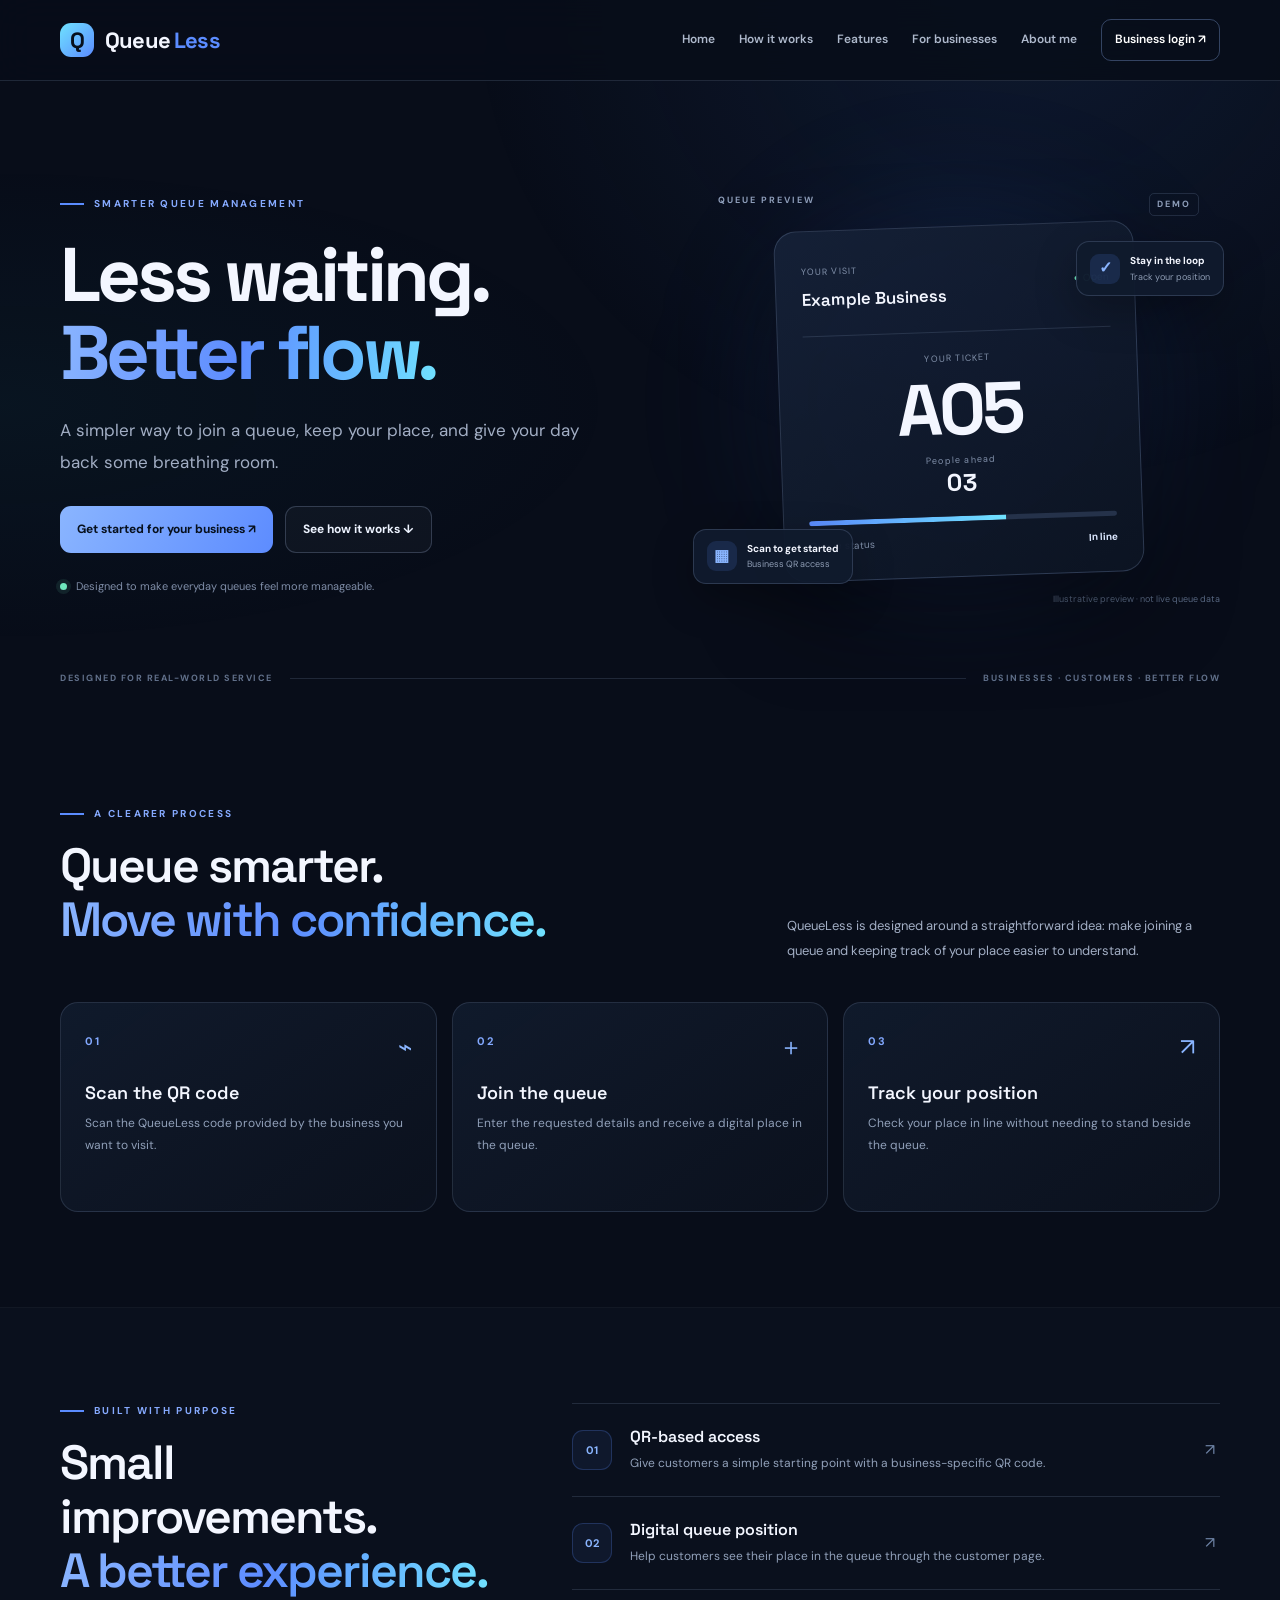
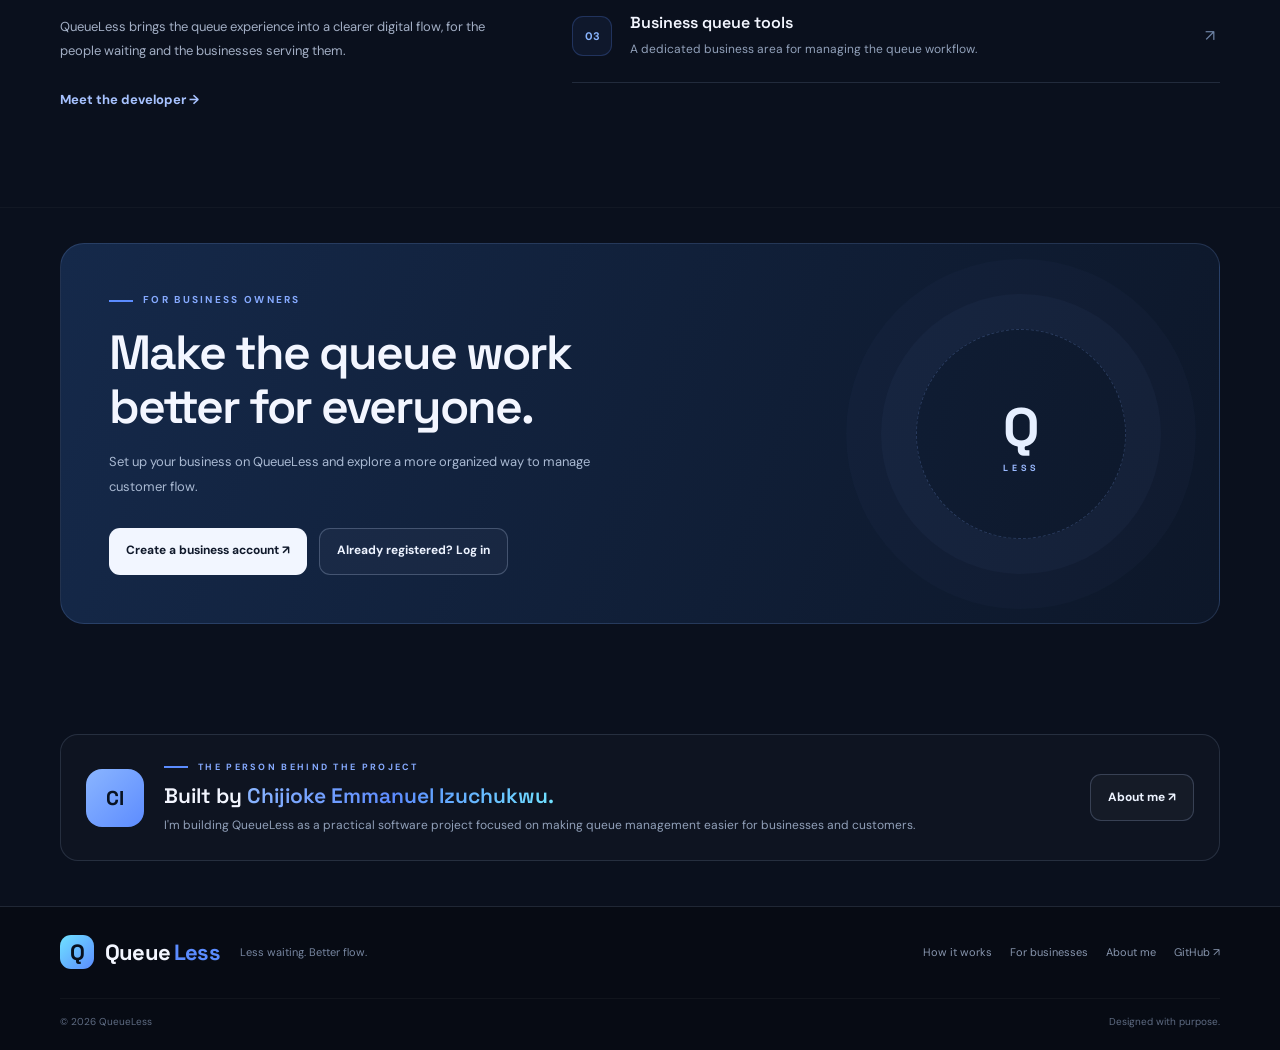
<file: index.html>
<!doctype html>
<html lang="en"><head>
<meta charset="utf-8"><meta name="viewport" content="width=device-width,initial-scale=1">
<meta name="theme-color" content="#080d19"><meta name="description" content="QueueLess makes joining and tracking queues simpler for customers and businesses.">
<title>QueueLess — Less waiting. Better flow.</title>
<link rel="preconnect" href="https://fonts.googleapis.com"><link rel="preconnect" href="https://fonts.gstatic.com" crossorigin>
<link href="https://fonts.googleapis.com/css2?family=DM+Sans:wght@400;500;600;700&family=Space+Grotesk:wght@400;500;600;700&display=swap" rel="stylesheet">
<link rel="stylesheet" href="css/landing.css"><script src="js/landing.js" defer></script></head>
<body><a class="skip" href="#main">Skip to content</a>
<header class="header"><div class="container navwrap"><a class="brand" href="index.html"><span class="brandmark">Q</span>Queue<span class="blue">Less</span></a>
<button class="menubtn" aria-expanded="false" aria-controls="nav" aria-label="Toggle navigation">☰</button>
<nav id="nav"><a href="index.html">Home</a><a href="#how">How it works</a><a href="#features">Features</a><a href="#business">For businesses</a><a href="about.html">About me</a><a class="navcta" href="busi_login.html">Business login ↗</a></nav></div></header>
<main id="main">
<section class="hero" id="home"><div class="container herogrid"><div class="herocopy"><div class="eyebrow"><i></i> SMARTER QUEUE MANAGEMENT</div><h1>Less waiting.<br><span class="gradient">Better flow.</span></h1><p class="lead">A simpler way to join a queue, keep your place, and give your day back some breathing room.</p><div class="actions"><a class="btn primary" href="busi_register.html">Get started for your business ↗</a><a class="btn secondary" href="#how">See how it works ↓</a></div><p class="note"><b></b> Designed to make everyday queues feel more manageable.</p></div>
<div class="visual"><div class="visual-label">QUEUE PREVIEW <span>DEMO</span></div><div class="ticket"><div class="tickethead"><div><small>YOUR VISIT</small><h2>Example Business</h2></div><span class="open">● Open</span></div><hr><small class="center">YOUR TICKET</small><div class="ticketnum">A05</div><small class="center">People ahead</small><strong class="people">03</strong><div class="progress"><span></span></div><div class="ticketfoot"><span>Queue status</span><b>In line</b></div></div><div class="float ftop"><b>✓</b><span><strong>Stay in the loop</strong><small>Track your position</small></span></div><div class="float fbottom"><b>▦</b><span><strong>Scan to get started</strong><small>Business QR access</small></span></div><p class="caption">Illustrative preview · not live queue data</p></div></div><div class="container herobottom"><span>DESIGNED FOR REAL-WORLD SERVICE</span><i></i><span>BUSINESSES · CUSTOMERS · BETTER FLOW</span></div></section>
<section class="section" id="how"><div class="container"><div class="sectionhead"><div><div class="eyebrow"><i></i> A CLEARER PROCESS</div><h2>Queue smarter.<br><span class="gradient">Move with confidence.</span></h2></div><p>QueueLess is designed around a straightforward idea: make joining a queue and keeping track of your place easier to understand.</p></div><div class="steps">
<article><span class="num">01</span><span class="stepicon">⌁</span><h3>Scan the QR code</h3><p>Scan the QueueLess code provided by the business you want to visit.</p></article>
<article><span class="num">02</span><span class="stepicon">＋</span><h3>Join the queue</h3><p>Enter the requested details and receive a digital place in the queue.</p></article>
<article><span class="num">03</span><span class="stepicon">↗</span><h3>Track your position</h3><p>Check your place in line without needing to stand beside the queue.</p></article></div></div></section>
<section class="section features" id="features"><div class="container featuregrid"><div><div class="eyebrow"><i></i> BUILT WITH PURPOSE</div><h2>Small improvements.<br><span class="gradient">A better experience.</span></h2><p>QueueLess brings the queue experience into a clearer digital flow, for the people waiting and the businesses serving them.</p><a class="textlink" href="about.html">Meet the developer →</a></div><div class="featurelist">
<article><b>01</b><div><h3>QR-based access</h3><p>Give customers a simple starting point with a business-specific QR code.</p></div><span>↗</span></article>
<article><b>02</b><div><h3>Digital queue position</h3><p>Help customers see their place in the queue through the customer page.</p></div><span>↗</span></article>
<article><b>03</b><div><h3>Business queue tools</h3><p>A dedicated business area for managing the queue workflow.</p></div><span>↗</span></article></div></div></section>
<section class="section cta-section" id="business"><div class="container cta"><div class="eyebrow"><i></i> FOR BUSINESS OWNERS</div><h2>Make the queue work<br>better for everyone.</h2><p>Set up your business on QueueLess and explore a more organized way to manage customer flow.</p><div class="actions"><a class="btn light" href="busi_register.html">Create a business account ↗</a><a class="btn outline" href="busi_login.html">Already registered? Log in</a></div><div class="orbit" aria-hidden="true">Q<span>LESS</span></div></div></section>
<section class="aboutteaser"><div class="container teaser"><div class="avatar">CI</div><div><div class="eyebrow"><i></i> THE PERSON BEHIND THE PROJECT</div><h2>Built by <span class="gradient">Chijioke Emmanuel Izuchukwu.</span></h2><p>I'm building QueueLess as a practical software project focused on making queue management easier for businesses and customers.</p></div><a class="btn secondary" href="about.html">About me ↗</a></div></section>
</main><footer><div class="container footmain"><a class="brand" href="index.html"><span class="brandmark">Q</span>Queue<span class="blue">Less</span></a><p>Less waiting. Better flow.</p><div class="footlinks"><a href="#how">How it works</a><a href="#business">For businesses</a><a href="about.html">About me</a><a href="https://github.com/Izuchukwu271" target="_blank" rel="noopener noreferrer">GitHub ↗</a></div></div><div class="container footbottom"><span>© <span data-year>2026</span> QueueLess</span><span>Designed with purpose.</span></div></footer></body></html>
</file>
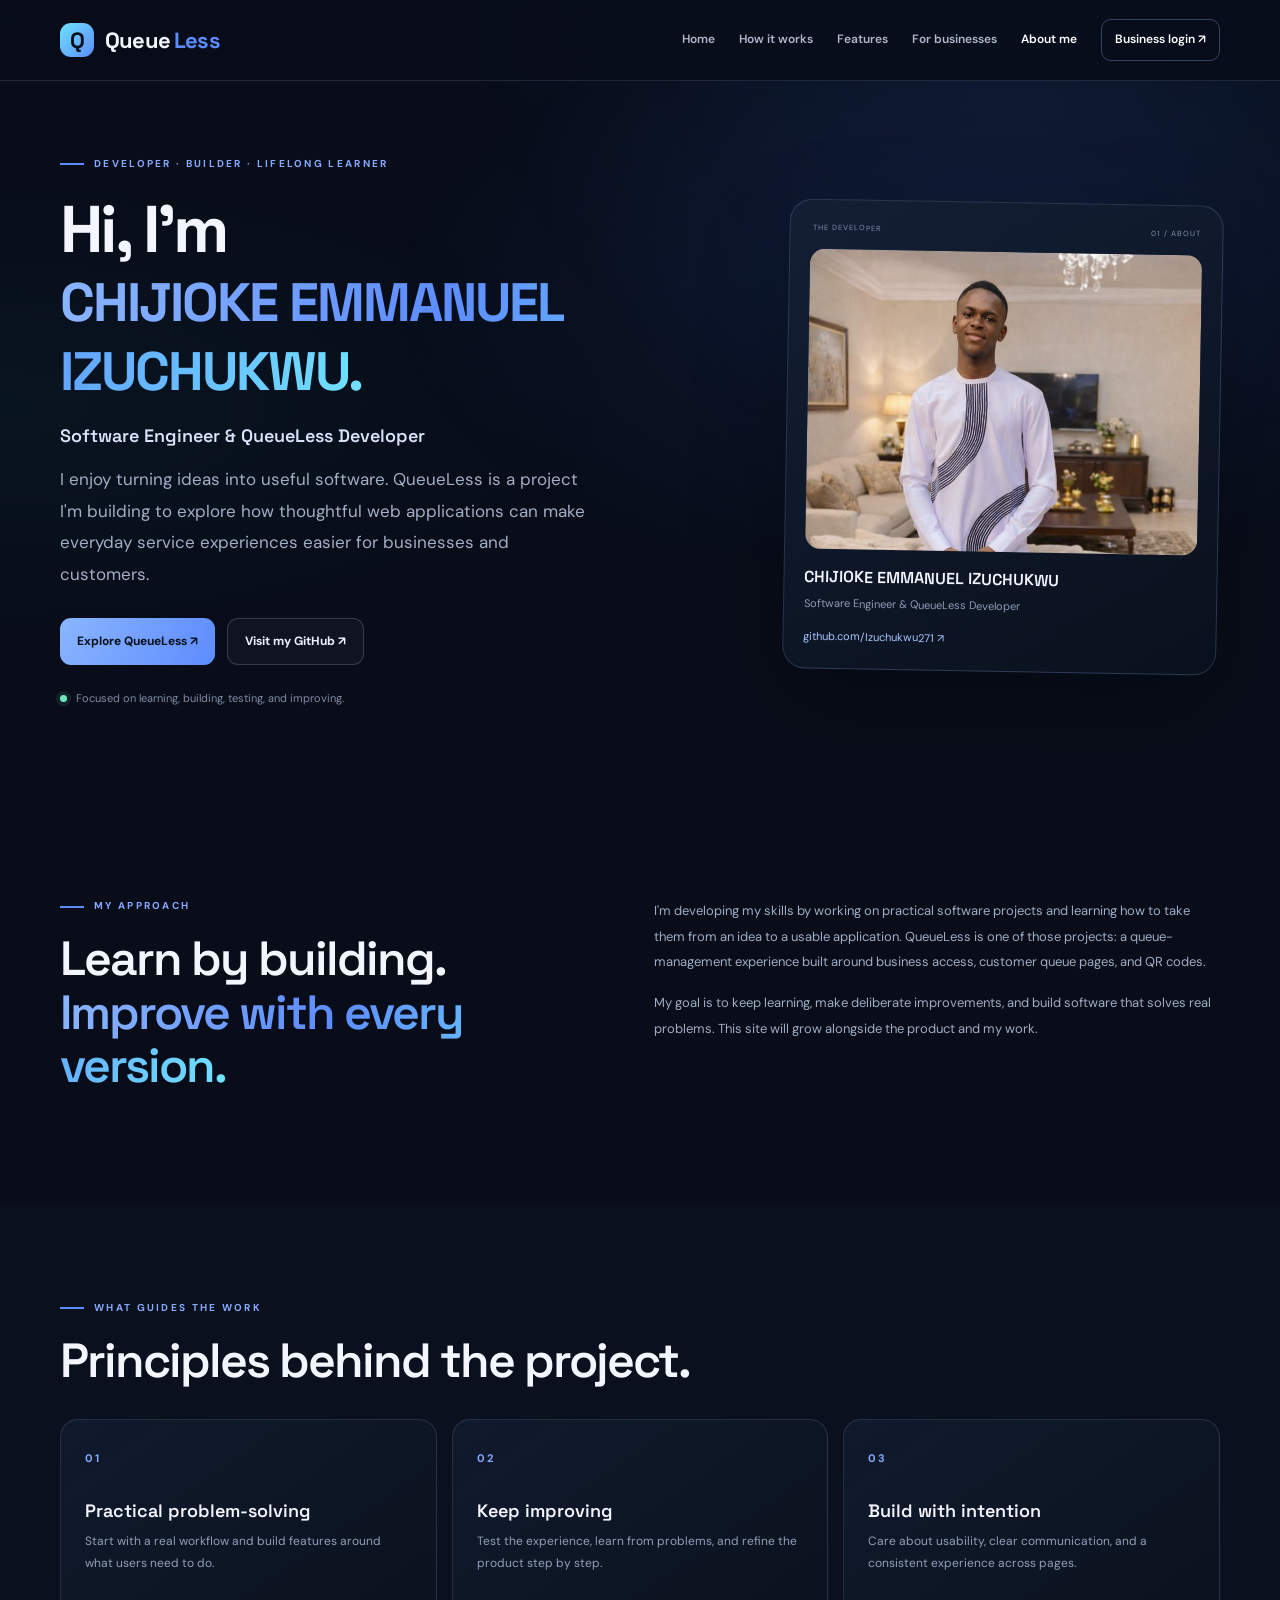
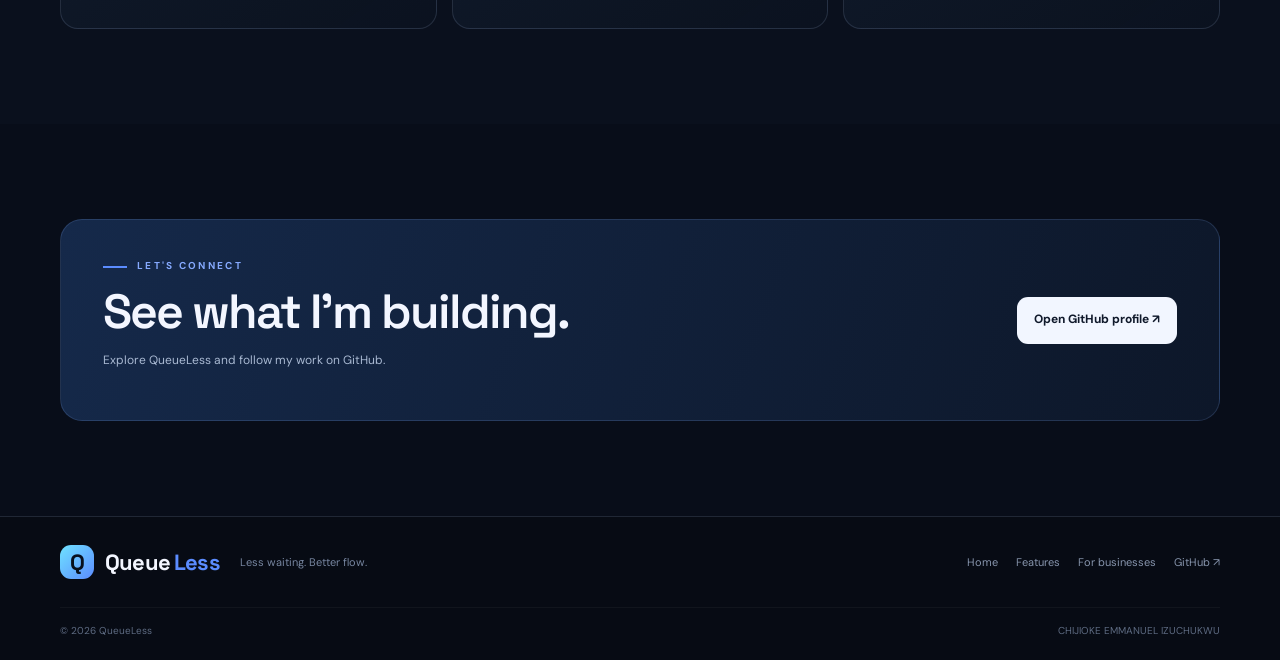
<file: about.html>
<!doctype html>
<html lang="en"><head><meta charset="utf-8"><meta name="viewport" content="width=device-width,initial-scale=1"><meta name="theme-color" content="#080d19"><meta name="description" content="Meet CHIJIOKE EMMANUEL IZUCHUKWU, the software engineer building QueueLess."><title>About Me — CHIJIOKE EMMANUEL IZUCHUKWU | QueueLess</title><link rel="preconnect" href="https://fonts.googleapis.com"><link href="https://fonts.googleapis.com/css2?family=DM+Sans:wght@400;500;600;700&family=Space+Grotesk:wght@400;500;600;700&display=swap" rel="stylesheet"><link rel="stylesheet" href="css/landing.css"><script src="js/landing.js" defer></script></head>
<body><a class="skip" href="#main">Skip to content</a><header class="header"><div class="container navwrap"><a class="brand" href="index.html"><span class="brandmark">Q</span>Queue<span class="blue">Less</span></a><button class="menubtn" aria-expanded="false" aria-controls="nav" aria-label="Toggle navigation">☰</button><nav id="nav"><a href="index.html">Home</a><a href="index.html#how">How it works</a><a href="index.html#features">Features</a><a href="index.html#business">For businesses</a><a class="active" href="about.html">About me</a><a class="navcta" href="busi_login.html">Business login ↗</a></nav></div></header>
<main id="main"><section class="abouthero"><div class="container aboutgrid"><div><div class="eyebrow"><i></i> DEVELOPER · BUILDER · LIFELONG LEARNER</div><h1>Hi, I'm<br><span class="gradient">CHIJIOKE EMMANUEL IZUCHUKWU.</span></h1><h2 class="role">Software Engineer &amp; QueueLess Developer</h2><p class="lead">I enjoy turning ideas into useful software. QueueLess is a project I'm building to explore how thoughtful web applications can make everyday service experiences easier for businesses and customers.</p><div class="actions"><a class="btn primary" href="index.html#business">Explore QueueLess ↗</a><a class="btn secondary" href="https://github.com/Izuchukwu271" target="_blank" rel="noopener noreferrer">Visit my GitHub ↗</a></div><p class="note"><b></b> Focused on learning, building, testing, and improving.</p></div><aside class="profile"><div class="profiletop"><small>THE DEVELOPER</small><small>01 / ABOUT</small></div><div class="photo"><img src="assets/chijioke-profile.jpg" alt="CHIJIOKE EMMANUEL IZUCHUKWU" onerror="this.hidden=true;this.nextElementSibling.hidden=false"><div class="fallback" hidden><span>CI</span><small>Add your portrait at<br><code>assets/chijioke-profile.jpg</code></small></div></div><h2>CHIJIOKE EMMANUEL IZUCHUKWU</h2><p>Software Engineer &amp; QueueLess Developer</p><a href="https://github.com/Izuchukwu271" target="_blank" rel="noopener noreferrer">github.com/Izuchukwu271 ↗</a></aside></div></section>
<section class="section"><div class="container storygrid"><div><div class="eyebrow"><i></i> MY APPROACH</div><h2>Learn by building.<br><span class="gradient">Improve with every version.</span></h2></div><div class="story"><p>I'm developing my skills by working on practical software projects and learning how to take them from an idea to a usable application. QueueLess is one of those projects: a queue-management experience built around business access, customer queue pages, and QR codes.</p><p>My goal is to keep learning, make deliberate improvements, and build software that solves real problems. This site will grow alongside the product and my work.</p></div></div></section>
<section class="section values"><div class="container"><div class="eyebrow"><i></i> WHAT GUIDES THE WORK</div><h2>Principles behind the project.</h2><div class="steps"><article><span class="num">01</span><h3>Practical problem-solving</h3><p>Start with a real workflow and build features around what users need to do.</p></article><article><span class="num">02</span><h3>Keep improving</h3><p>Test the experience, learn from problems, and refine the product step by step.</p></article><article><span class="num">03</span><h3>Build with intention</h3><p>Care about usability, clear communication, and a consistent experience across pages.</p></article></div></div></section>
<section class="section"><div class="container contact"><div><div class="eyebrow"><i></i> LET'S CONNECT</div><h2>See what I'm building.</h2><p>Explore QueueLess and follow my work on GitHub.</p></div><a class="btn light" href="https://github.com/Izuchukwu271" target="_blank" rel="noopener noreferrer">Open GitHub profile ↗</a></div></section></main>
<footer><div class="container footmain"><a class="brand" href="index.html"><span class="brandmark">Q</span>Queue<span class="blue">Less</span></a><p>Less waiting. Better flow.</p><div class="footlinks"><a href="index.html">Home</a><a href="index.html#features">Features</a><a href="index.html#business">For businesses</a><a href="https://github.com/Izuchukwu271" target="_blank" rel="noopener noreferrer">GitHub ↗</a></div></div><div class="container footbottom"><span>© <span data-year>2026</span> QueueLess</span><span>CHIJIOKE EMMANUEL IZUCHUKWU</span></div></footer></body></html>
</file>
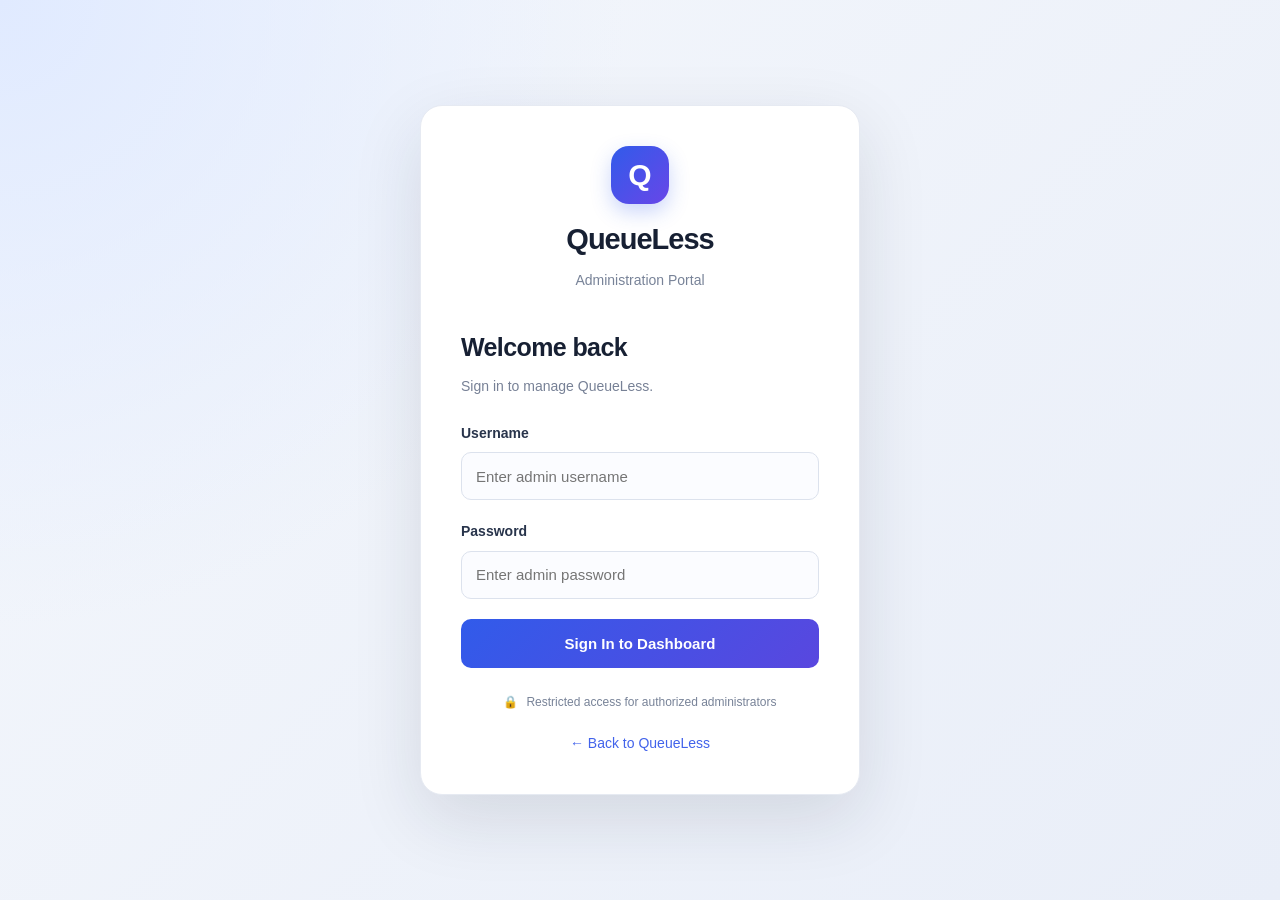
<file: admin-dashboard.html>
<!DOCTYPE html>
<html lang="en">
<head>
    <meta charset="UTF-8">
    <meta name="viewport" content="width=device-width, initial-scale=1.0">

    <title>QueueLess | Admin Dashboard</title>

    <link rel="stylesheet" href="css/style.css">
    <script src="js/admin-dashboard.js" defer></script>
</head>

<body class="admin-dashboard-body">

    <div class="admin-dashboard-layout">

        <!-- SIDEBAR -->
        <aside class="admin-sidebar">
            <a href="admin-dashboard.html" class="admin-sidebar-brand">
                <span class="admin-sidebar-logo">Q</span>
                <span>QueueLess</span>
            </a>

            <p class="admin-sidebar-label">ADMINISTRATION</p>

            <nav class="admin-sidebar-nav">
                <a href="#overview" class="admin-nav-link active">
                    <span>▦</span> Overview
                </a>

                <a href="#recoveryRequests" class="admin-nav-link">
                    <span>▤</span> Recovery Requests
                    <span id="sidebarPendingCount" class="admin-nav-count">0</span>
                </a>
            </nav>

            <div class="admin-sidebar-bottom">
                <div class="admin-profile">
                    <div class="admin-profile-avatar">A</div>
                    <div>
                        <strong>Administrator</strong>
                        <small>System Manager</small>
                    </div>
                </div>

                <button id="adminLogoutButton" class="admin-logout-button">
                    ↪ Sign Out
                </button>
            </div>
        </aside>

        <!-- MAIN CONTENT -->
        <main class="admin-dashboard-main">

            <header class="admin-topbar">
                <div>
                    <p class="admin-breadcrumb">QueueLess / Administration</p>
                    <h1>Admin Dashboard</h1>
                    <p class="admin-page-subtitle">
                        Monitor and manage business account recovery requests.
                    </p>
                </div>

                <button id="refreshRequestsButton" class="admin-refresh-button">
                    ↻ Refresh
                </button>
            </header>

            <!-- OVERVIEW -->
            <section id="overview" class="admin-overview-section">
                <div class="admin-section-heading">
                    <div>
                        <h2>Overview</h2>
                        <p>Here's what's happening with account recovery.</p>
                    </div>
                </div>

                <div class="admin-stats-grid">

                    <article class="admin-stat-card">
                        <div class="admin-stat-icon pending-icon">◷</div>
                        <p>Pending Requests</p>
                        <h3 id="pendingRequestsCount">—</h3>
                        <small>Awaiting review</small>
                    </article>

                    <article class="admin-stat-card">
                        <div class="admin-stat-icon approved-icon">✓</div>
                        <p>Approved Requests</p>
                        <h3 id="approvedRequestsCount">—</h3>
                        <small>Approved by admin</small>
                    </article>

                    <article class="admin-stat-card">
                        <div class="admin-stat-icon rejected-icon">×</div>
                        <p>Rejected Requests</p>
                        <h3 id="rejectedRequestsCount">—</h3>
                        <small>Declined by admin</small>
                    </article>

                </div>
            </section>

            <!-- RECOVERY REQUESTS -->
            <section id="recoveryRequests" class="admin-requests-section">

                <div class="admin-section-heading">
                    <div>
                        <h2>Password Recovery Requests</h2>
                        <p>Review requests submitted by registered businesses.</p>
                    </div>

                    <span class="admin-live-label">
                        <span class="admin-live-dot"></span>
                        Admin Panel
                    </span>
                </div>

                <div id="adminDashboardMessage"
                     class="admin-dashboard-message"
                     role="status"
                     aria-live="polite">
                    Loading recovery requests...
                </div>

                <div class="admin-table-container">
                    <table class="admin-requests-table">
                        <thead>
                            <tr>
                                <th>BUSINESS</th>
                                <th>PHONE NUMBER</th>
                                <th>REQUEST DATE</th>
                                <th>STATUS</th>
                                <th>ACTIONS</th>
                            </tr>
                        </thead>

                        <tbody id="recoveryRequestsTableBody">
                            <tr>
                                <td colspan="5" class="admin-table-empty">
                                    Connecting to the server...
                                </td>
                            </tr>
                        </tbody>
                    </table>
                </div>

                <p class="admin-table-footer">
                    QueueLess account recovery management
                </p>

            </section>

            <footer class="admin-dashboard-footer">
                <p>© 2026 QueueLess. Administration Portal.</p>
                <p>Secure management for your queue system.</p>
            </footer>

        </main>
    </div>

</body>
</html>
</file>
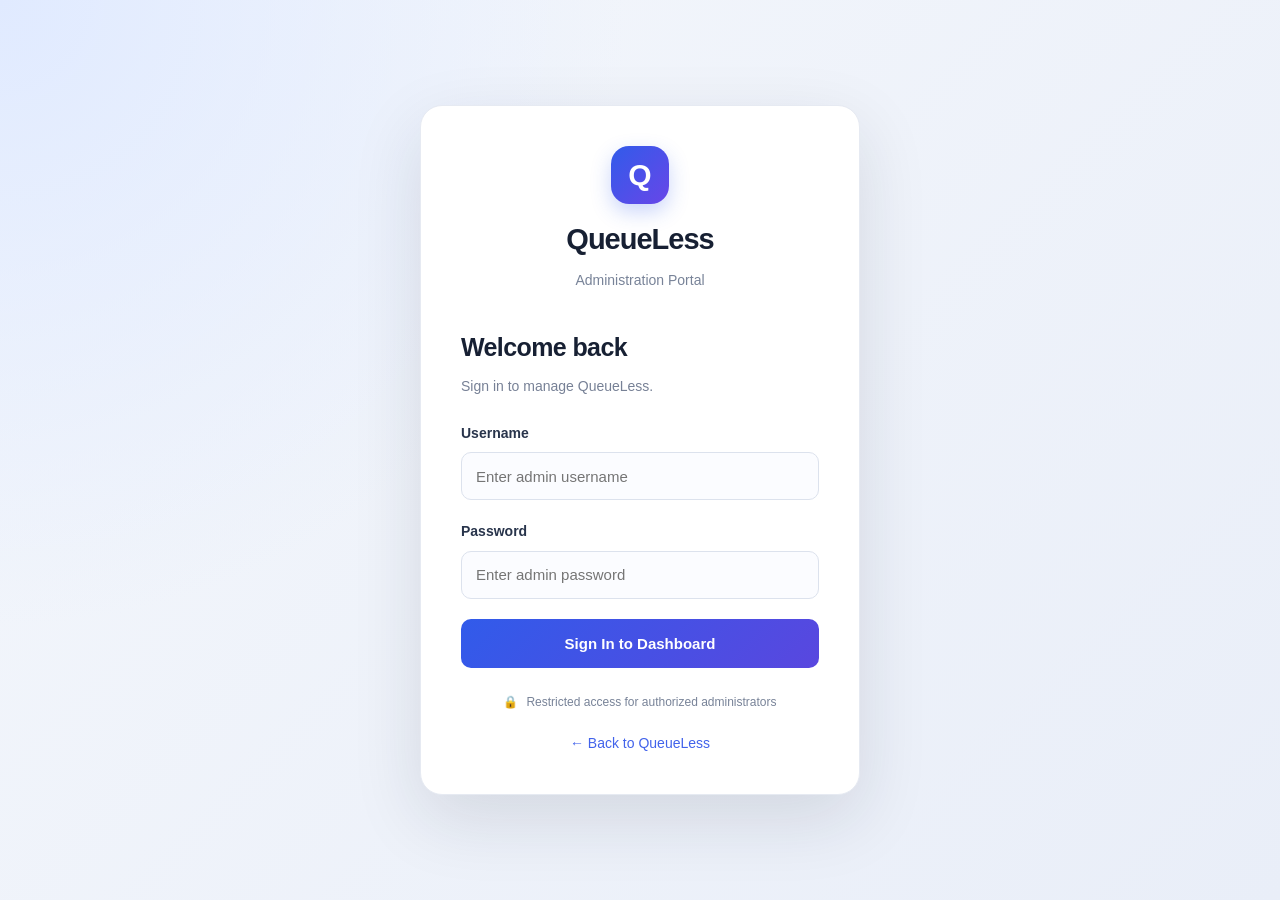
<file: admin.html>
<!DOCTYPE html>
<html lang="en">
<head>
    <meta charset="UTF-8">
    <meta name="viewport" content="width=device-width, initial-scale=1.0">
    <title>QueueLess | Admin Login</title>

    <link rel="stylesheet" href="css/style.css">
    <script src="js/admin.js" defer></script>
</head>

<body>
    <main class="admin-login-page">
        <section class="admin-login-card">

            <div class="admin-brand">
                <div class="admin-logo">Q</div>
                <h1>QueueLess</h1>
                <p>Administration Portal</p>
            </div>

            <div class="admin-login-heading">
                <h2>Welcome back</h2>
                <p>Sign in to manage QueueLess.</p>
            </div>

            <form id="adminLoginForm">
                <div class="admin-form-group">
                    <label for="adminUsername">Username</label>
                    <input
                        type="text"
                        id="adminUsername"
                        name="username"
                        placeholder="Enter admin username"
                        autocomplete="username"
                        required
                    >
                </div>

                <div class="admin-form-group">
                    <label for="adminPassword">Password</label>
                    <input
                        type="password"
                        id="adminPassword"
                        name="password"
                        placeholder="Enter admin password"
                        autocomplete="current-password"
                        required
                    >
                </div>

                <p id="adminLoginMessage" role="status" aria-live="polite"></p>

                <button type="submit" id="adminLoginButton">
                    Sign In to Dashboard
                </button>
            </form>

            <p class="admin-security-note">
                <span>🔒</span> Restricted access for authorized administrators
            </p>

            <a class="admin-back-link" href="index.html">
                ← Back to QueueLess
            </a>

        </section>
    </main>
</body>
</html>
</file>
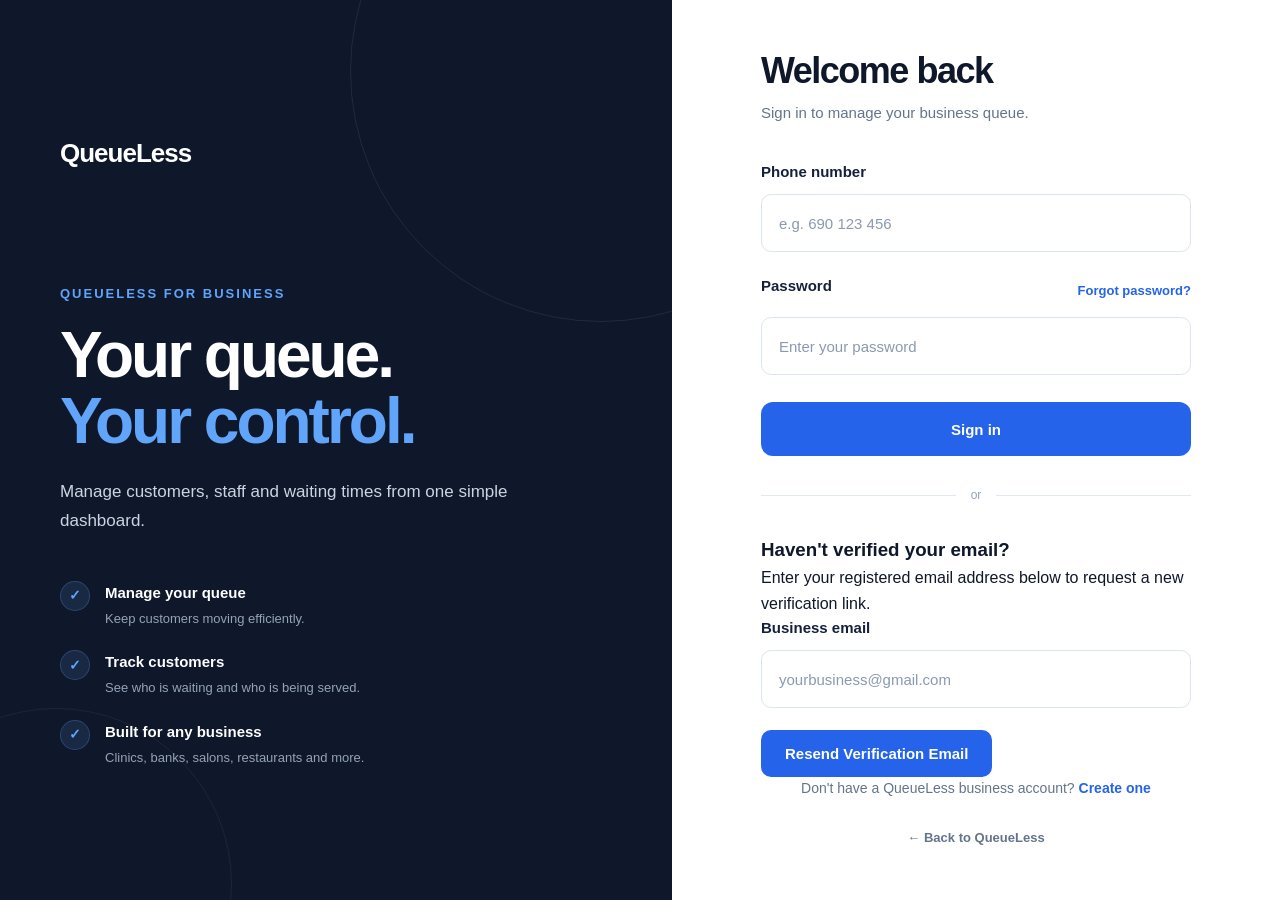
<file: busi_login.html>
<!DOCTYPE html>
<html lang="en">

<head>
    <meta charset="UTF-8">

    <meta
        name="viewport"
        content="width=device-width, initial-scale=1.0"
    >

    <title>QueueLess — Business Login</title>

    <link rel="stylesheet" href="css/style.css">
</head>

<body class="business-auth-page">

    <main class="auth-layout">

        <!-- LEFT SIDE -->
        <section class="auth-brand">

            <div class="auth-brand-content">

                <a href="index.html" class="auth-logo">
                    QueueLess
                </a>

                <div class="auth-brand-message">

                    <p class="hero-label">
                        QUEUELESS FOR BUSINESS
                    </p>

                    <h1>
                        Your queue.
                        <span>Your control.</span>
                    </h1>

                    <p>
                        Manage customers, staff and waiting
                        times from one simple dashboard.
                    </p>

                </div>

                <div class="auth-feature-list">

                    <div class="auth-feature">

                        <span class="auth-feature-icon">✓</span>

                        <div>
                            <strong>Manage your queue</strong>

                            <p>
                                Keep customers moving efficiently.
                            </p>
                        </div>

                    </div>

                    <div class="auth-feature">

                        <span class="auth-feature-icon">✓</span>

                        <div>
                            <strong>Track customers</strong>

                            <p>
                                See who is waiting and who is being served.
                            </p>
                        </div>

                    </div>

                    <div class="auth-feature">

                        <span class="auth-feature-icon">✓</span>

                        <div>
                            <strong>Built for any business</strong>

                            <p>
                                Clinics, banks, salons, restaurants and more.
                            </p>
                        </div>

                    </div>

                </div>

            </div>

        </section>

        <!-- RIGHT SIDE -->
        <section class="auth-panel">

            <div class="auth-card">

                <div class="auth-card-header">

                    <p class="auth-mobile-logo">
                        QueueLess
                    </p>

                    <h2>Welcome back</h2>

                    <p>
                        Sign in to manage your business queue.
                    </p>

                </div>

                <!-- BUSINESS LOGIN FORM -->
                <form id="businessLoginForm">

                    <div class="form-group">

                        <label for="phone">
                            Phone number
                        </label>

                        <input
                            type="tel"
                            id="phone"
                            placeholder="e.g. 690 123 456"
                            autocomplete="tel"
                            required
                        >

                    </div>

                    <div class="form-group">

                        <div class="password-label-row">

                            <label for="password">
                                Password
                            </label>

                            <a href="forgot_password.html">
                                Forgot password?
                            </a>

                        </div>

                        <input
                            type="password"
                            id="password"
                            placeholder="Enter your password"
                            autocomplete="current-password"
                            required
                        >

                    </div>

                    <button
                        type="submit"
                        class="primary-btn auth-submit-btn"
                    >
                        Sign in
                    </button>

                </form>

                <!-- DIVIDER -->
                <div class="auth-divider">
                    <span>or</span>
                </div>

                <!-- RESEND VERIFICATION EMAIL -->
                <div class="resend-verification">

                    <h3>Haven't verified your email?</h3>

                    <p>
                        Enter your registered email address below
                        to request a new verification link.
                    </p>

                    <form id="resendVerificationForm">

                        <div class="form-group">

                            <label for="resendEmail">
                                Business email
                            </label>

                            <input
                                type="email"
                                id="resendEmail"
                                name="email"
                                placeholder="yourbusiness@gmail.com"
                                autocomplete="email"
                                maxlength="254"
                                required
                            >

                        </div>

                        <button
                            type="submit"
                            id="resendVerificationButton"
                            class="primary-btn"
                        >
                            Resend Verification Email
                        </button>

                        <p
                            id="resendVerificationMessage"
                            role="status"
                            aria-live="polite"
                        ></p>

                    </form>

                </div>

                <!-- REGISTRATION LINK -->
                <p class="auth-register-text">

                    Don't have a QueueLess business account?

                    <a href="busi_register.html">
                        Create one
                    </a>

                </p>

                <a
                    href="index.html"
                    class="auth-back-link"
                >
                    ← Back to QueueLess
                </a>

            </div>

        </section>

    </main>

    <script src="js/business-login.js"></script>
    <script src="js/resend-verification.js"></script>

</body>

</html>
</file>
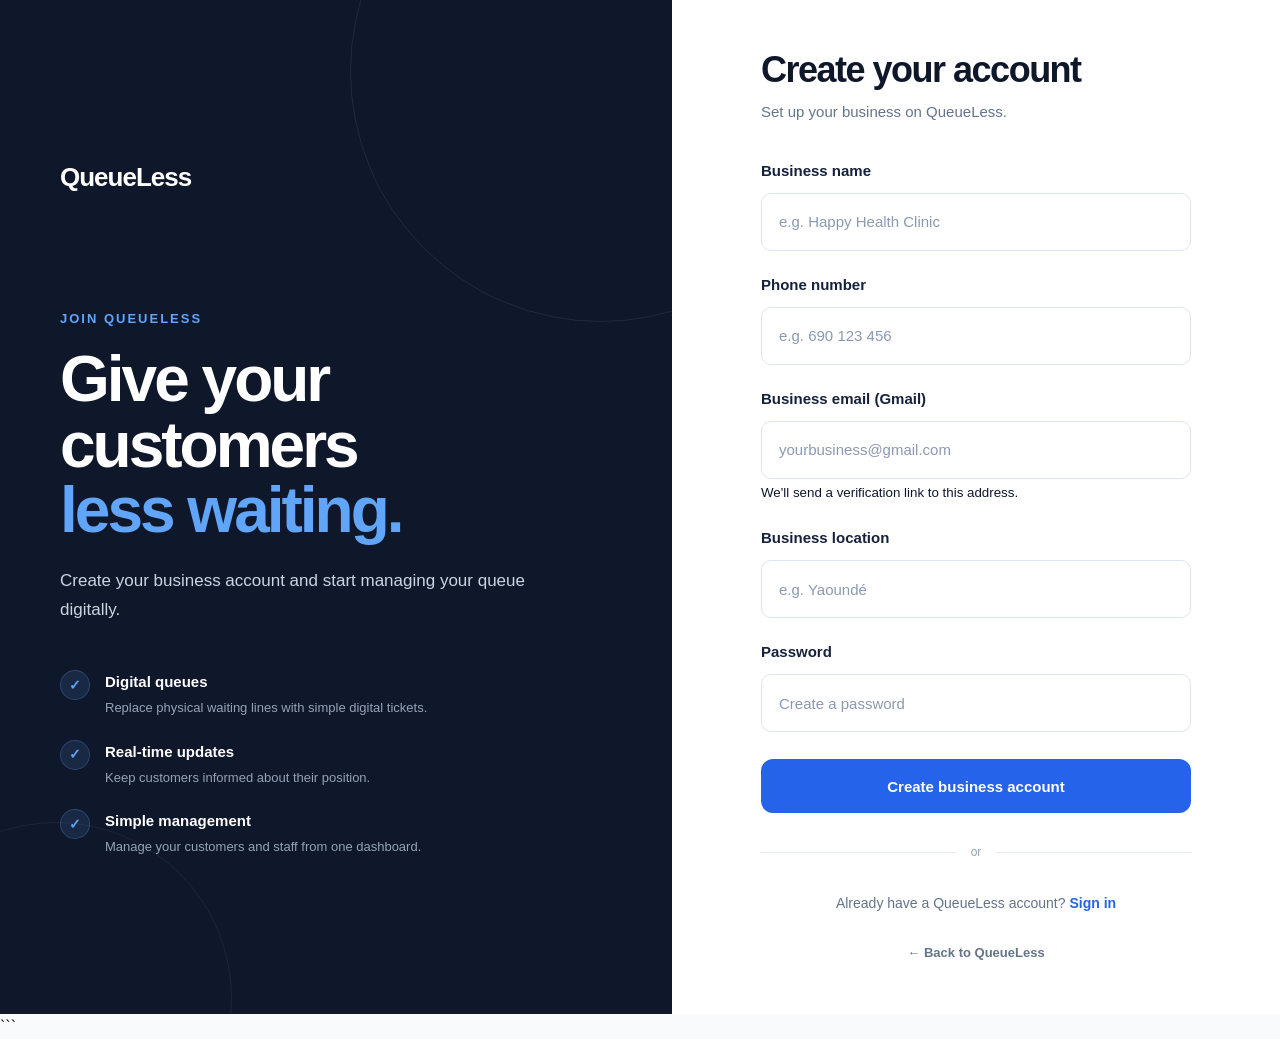
<file: busi_register.html>
<!DOCTYPE html>
<html lang="en">

<head>
    <meta charset="UTF-8">

    <meta
        name="viewport"
        content="width=device-width, initial-scale=1.0"
    >

    <title>QueueLess — Create Business Account</title>

    <link rel="stylesheet" href="css/style.css">
</head>

<body class="business-auth-page">

    <main class="auth-layout">

        <!-- LEFT SIDE -->

        <section class="auth-brand">

            <div class="auth-brand-content">

                <a href="index.html" class="auth-logo">
                    QueueLess
                </a>

                <div class="auth-brand-message">

                    <p class="hero-label">
                        JOIN QUEUELESS
                    </p>

                    <h1>
                        Give your customers
                        <span>less waiting.</span>
                    </h1>

                    <p>
                        Create your business account and
                        start managing your queue digitally.
                    </p>

                </div>

                <div class="auth-feature-list">

                    <div class="auth-feature">

                        <span class="auth-feature-icon">✓</span>

                        <div>
                            <strong>Digital queues</strong>

                            <p>
                                Replace physical waiting lines with
                                simple digital tickets.
                            </p>
                        </div>

                    </div>

                    <div class="auth-feature">

                        <span class="auth-feature-icon">✓</span>

                        <div>
                            <strong>Real-time updates</strong>

                            <p>
                                Keep customers informed about
                                their position.
                            </p>
                        </div>

                    </div>

                    <div class="auth-feature">

                        <span class="auth-feature-icon">✓</span>

                        <div>
                            <strong>Simple management</strong>

                            <p>
                                Manage your customers and staff
                                from one dashboard.
                            </p>
                        </div>

                    </div>

                </div>

            </div>

        </section>

        <!-- RIGHT SIDE -->

        <section class="auth-panel">

            <div class="auth-card">

                <div class="auth-card-header">

                    <p class="auth-mobile-logo">
                        QueueLess
                    </p>

                    <h2>Create your account</h2>

                    <p>
                        Set up your business on QueueLess.
                    </p>

                </div>

                <form id="businessRegisterForm">

                    <div class="form-group">

                        <label for="businessName">
                            Business name
                        </label>

                        <input
                            type="text"
                            id="businessName"
                            name="business_name"
                            placeholder="e.g. Happy Health Clinic"
                            autocomplete="organization"
                            required
                        >

                    </div>

                    <div class="form-group">

                        <label for="phone">
                            Phone number
                        </label>

                        <input
                            type="tel"
                            id="phone"
                            name="phone"
                            placeholder="e.g. 690 123 456"
                            autocomplete="tel"
                            required
                        >

                    </div>

                    <div class="form-group">

                        <label for="email">
                            Business email (Gmail)
                        </label>

                        <input
                            type="email"
                            id="email"
                            name="email"
                            placeholder="yourbusiness@gmail.com"
                            autocomplete="email"
                            maxlength="254"
                            required
                        >

                        <small>
                            We'll send a verification link to this address.
                        </small>

                    </div>

                    <div class="form-group">

                        <label for="location">
                            Business location
                        </label>

                        <input
                            type="text"
                            id="location"
                            name="location"
                            placeholder="e.g. Yaoundé"
                            autocomplete="address-level2"
                            required
                        >

                    </div>

                    <div class="form-group">

                        <label for="password">
                            Password
                        </label>

                        <input
                            type="password"
                            id="password"
                            name="password"
                            placeholder="Create a password"
                            autocomplete="new-password"
                            minlength="6"
                            required
                        >

                    </div>

                    <button
                        type="submit"
                        class="primary-btn auth-submit-btn"
                    >
                        Create business account
                    </button>

                </form>

                <div class="auth-divider">
                    <span>or</span>
                </div>

                <p class="auth-register-text">
                    Already have a QueueLess account?

                    <a href="busi_login.html">
                        Sign in
                    </a>
                </p>

                <a
                    href="index.html"
                    class="auth-back-link"
                >
                    ← Back to QueueLess
                </a>

            </div>

        </section>

    </main>

    <script src="js/business-register.js"></script>

</body>
</html>
```
</file>
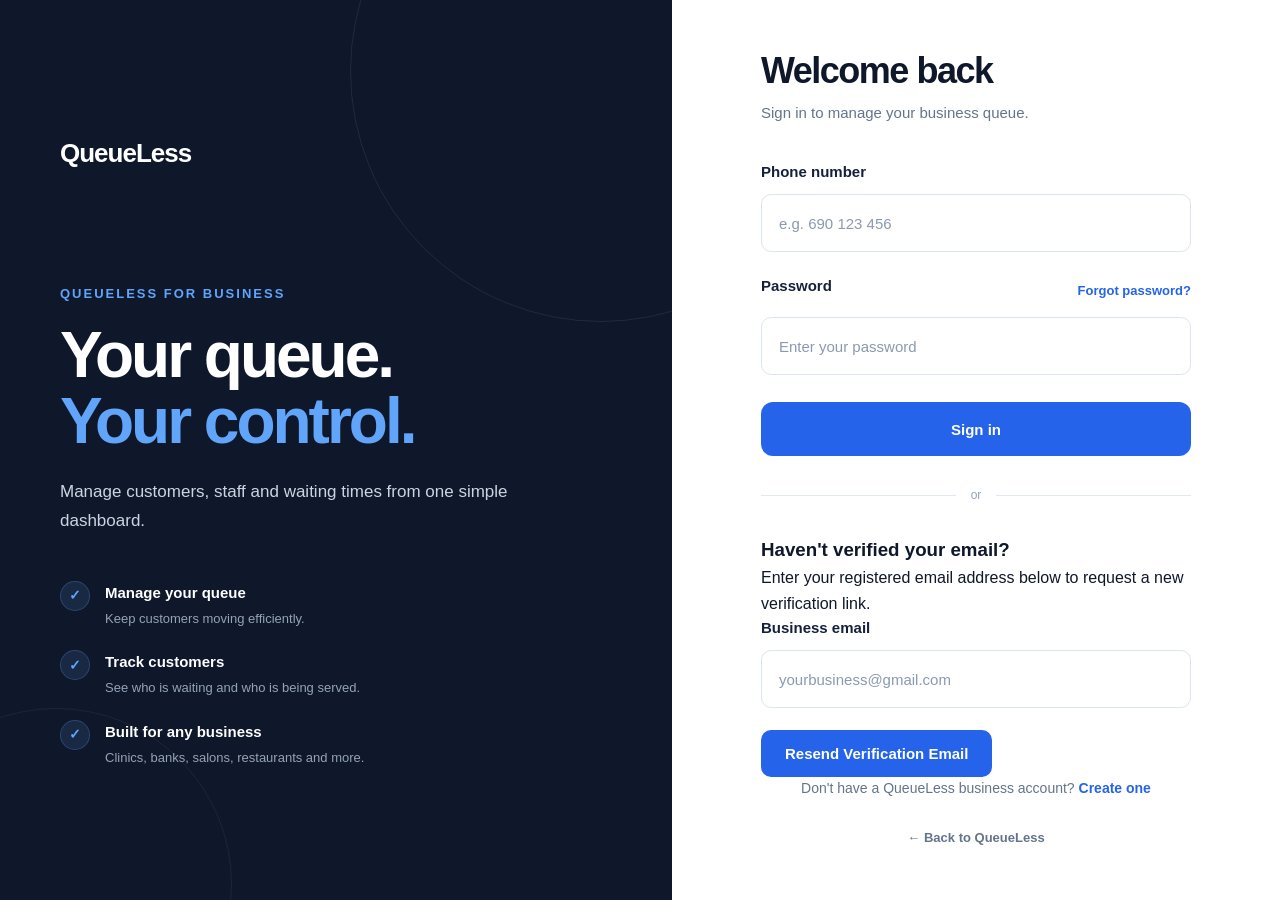
<file: business.html>
<!DOCTYPE html>
<html lang="en">

<head>

    <meta charset="UTF-8">

    <meta
        name="viewport"
        content="width=device-width, initial-scale=1.0"
    >

    <title>QueueLess — Business Dashboard</title>

    <link
        rel="stylesheet"
        href="css/style.css"
    >


    <style>
        /* =========================================
           QUEUELESS - CURRENTLY SERVING UI
           ========================================= */

        .currently-serving-panel {
            display: flex;
            flex-direction: column;
            min-height: 100%;
        }

        .currently-serving-list {
            display: flex;
            flex-direction: column;
            gap: 14px;
            margin-top: 18px;
        }

        .serving-count-badge {
            min-width: 30px;
            height: 30px;
            padding: 0 9px;
            display: inline-flex;
            align-items: center;
            justify-content: center;
            border-radius: 999px;
            background: #eef4ff;
            color: #2563eb;
            font-size: 13px;
            font-weight: 700;
        }

        .serving-customer-card {
            padding: 18px;
            border: 1px solid #e5eaf2;
            border-radius: 14px;
            background: #ffffff;
            transition: transform 0.2s ease, box-shadow 0.2s ease;
        }

        .serving-customer-card:hover {
            transform: translateY(-1px);
            box-shadow: 0 8px 20px rgba(15, 23, 42, 0.06);
        }

        .serving-card-top {
            display: flex;
            align-items: center;
            justify-content: space-between;
            gap: 12px;
            margin-bottom: 14px;
        }

        .serving-ticket {
            font-size: 24px;
            font-weight: 800;
            color: #2563eb;
        }

        .serving-status {
            padding: 6px 10px;
            border-radius: 999px;
            background: #ecfdf3;
            color: #16a34a;
            font-size: 11px;
            font-weight: 700;
            text-transform: uppercase;
        }

        .serving-card-bottom {
            display: flex;
            align-items: flex-end;
            justify-content: space-between;
            gap: 16px;
        }

        .serving-customer-info {
            display: flex;
            flex-direction: column;
            gap: 5px;
            min-width: 0;
        }

        .serving-customer-info strong {
            color: #111827;
            font-size: 15px;
            font-weight: 700;
        }

        .serving-customer-info span {
            color: #7b879f;
            font-size: 12px;
        }

        .serving-complete-btn {
            flex-shrink: 0;
            border: none;
            padding: 10px 16px;
            border-radius: 9px;
            background: #16a34a;
            color: #ffffff;
            font-size: 12px;
            font-weight: 700;
            cursor: pointer;
            transition: background 0.2s ease, transform 0.2s ease;
        }

        .serving-complete-btn:hover {
            background: #15803d;
            transform: translateY(-1px);
        }

        .serving-complete-btn:disabled {
            opacity: 0.6;
            cursor: not-allowed;
            transform: none;
        }

        .serving-empty-state {
            padding: 30px 18px;
            text-align: center;
            border: 1px dashed #dce3ee;
            border-radius: 14px;
            background: #fafbfd;
        }

        .serving-empty-icon {
            width: 42px;
            height: 42px;
            margin: 0 auto 12px;
            display: flex;
            align-items: center;
            justify-content: center;
            border-radius: 50%;
            background: #ecfdf3;
            color: #16a34a;
            font-size: 18px;
            font-weight: 700;
        }

        .serving-empty-state strong {
            display: block;
            margin-bottom: 6px;
            color: #172033;
            font-size: 14px;
        }

        .serving-empty-state p {
            margin: 0;
            color: #8994a8;
            font-size: 12px;
            line-height: 1.5;
        }

        @media (max-width: 900px) {
            .serving-card-bottom {
                align-items: stretch;
                flex-direction: column;
            }

            .serving-complete-btn {
                width: 100%;
            }
        }
    </style>

</head>


<body class="dashboard-page">


    <!-- =========================================
         MOBILE HEADER
         ========================================= -->

    <header class="mobile-dashboard-header">

        <a href="business.html" class="dashboard-logo">
            QueueLess
        </a>

        <button
            class="mobile-menu-btn"
            id="mobileMenuBtn"
            type="button"
        >
            ☰
        </button>

    </header>


    <!-- =========================================
         DASHBOARD LAYOUT
         ========================================= -->

    <div class="dashboard-layout">


        <!-- =====================================
             SIDEBAR
             ===================================== -->

        <aside class="dashboard-sidebar" id="dashboardSidebar">

            <div class="sidebar-top">

                <a
                    href="business.html"
                    class="dashboard-logo"
                >
                    QueueLess
                </a>


                <div class="business-mini-profile">

                    <div class="business-avatar">
                        B
                    </div>

                    <div>

                        <strong id="sidebarBusinessName">
                            Your Business
                        </strong>

                        <span>
                            Business account
                        </span>

                    </div>

                </div>


                <nav class="dashboard-nav">

                    <p class="nav-section-title">
                        MANAGEMENT
                    </p>


                    <a
                        href="#"
                        class="dashboard-nav-item active"
                    >

                        <span class="nav-icon">
                            ▦
                        </span>

                        <span>
                            Overview
                        </span>

                    </a>


                    <a
                      href="#queueSection"
                      class="dashboard-nav-item"
                    >
               <span class="nav-icon">
                ≡
            </span>
          <span>
            Queue
        </span>
</a>


                    <a
                        href="staff.html"
                        class="dashboard-nav-item"
                    >

                        <span class="nav-icon">
                            ♙
                        </span>

                        <span>
                            Staff
                        </span>

                    </a>


                    <p class="nav-section-title nav-section-spaced">
                        BUSINESS
                    </p>


                    <a
                        href="#"
                        class="dashboard-nav-item"
                         id="sidebarQrBtn"
                    >

                        <span class="nav-icon">
                            ◉
                        </span>

                        <span>
                            QR Code
                        </span>

                    </a>

                    <a
                        href="#"
                        class="dashboard-nav-item"
                        id="sidebarHistoryBtn"
                    >

                        <span class="nav-icon">
                            ↺
                        </span>

                        <span>
                            History
                        </span>

                    </a>


                    <a
                        href="#"
                        class="dashboard-nav-item"
                        id="sidebarSettingsBtn"
                    >

                        <span class="nav-icon">
                            ⚙
                        </span>

                        <span>
                            Settings
                        </span>

                    </a>

                </nav>

            </div>


            <div class="sidebar-bottom">

                <a
                    href="#"
                    class="dashboard-nav-item logout-link"
                    id="signOutBtn"
                >

                    <span class="nav-icon">
                        ↪
                    </span>

                    <span>
                        Sign out
                    </span>

                </a>

            </div>

        </aside>



        <!-- =====================================
             MAIN CONTENT
             ===================================== -->

        <main class="dashboard-main">


            <!-- TOP BAR -->

            <header class="dashboard-topbar">

                <div>

                    <p class="dashboard-breadcrumb">
                        Dashboard
                    </p>

                    <h1>
                        Overview
                    </h1>

                </div>


                <div class="dashboard-topbar-actions">

                    <button
    class="dashboard-icon-btn"
    id="notificationBtn"
    title="Notifications"
    type="button"
>
    ♢
    
    <span
        class="notification-badge"
        id="notificationBadge"
    >
        0
    </span>
</button>

<!-- NOTIFICATION PANEL -->

<div
    class="notification-panel"
    id="notificationPanel"
>

    <div class="notification-panel-header">

        <div>
            <p class="panel-eyebrow">
                QUEUELESS
            </p>

            <h3>
                Notifications
            </h3>
        </div>

        <button
            type="button"
            id="markNotificationsRead"
            class="mark-read-btn"
        >
            Mark all read
        </button>

    </div>


    <div
        class="notification-list"
        id="notificationList"
    >

        <div class="notification-empty">

            <div class="notification-empty-icon">
                ✓
            </div>

            <strong>
                You're all caught up
            </strong>

            <p>
                New queue activity will appear here.
            </p>

        </div>

    </div>

</div>

                    <div class="topbar-business">

                        <div class="topbar-avatar">
                            B
                        </div>

                        <div class="topbar-business-info">

                            <strong id="topbarBusinessName">
                                Your Business
                            </strong>

                            <span>
                                Business owner
                            </span>

                        </div>

                    </div>

                </div>

            </header>


            <!-- =================================
                 WELCOME
                 ================================= -->

            <section class="dashboard-welcome">

                <div>

                    <p class="dashboard-eyebrow">
                        QUEUE OVERVIEW
                    </p>

                    <h2>
                        Welcome back 👋
                    </h2>

                    <p>
                        Here's what's happening with your
                        queue today.
                    </p>

                </div>


                <button
                    class="dashboard-primary-btn"
                    id="serveNextBtn"
                    type="button"
                >

                    <span>
                        + 
                    </span>

                    Serve next customer

                </button>

            </section>


            <!-- =================================
                 STAT CARDS
                 ================================= -->

            <section class="dashboard-stats">


                <article class="stat-card">

                    <div class="stat-card-top">

                        <div class="stat-icon stat-icon-blue">
                            ≡
                        </div>

                        <span class="stat-label">
                            WAITING
                        </span>

                    </div>

                    <strong
                        class="stat-value"
                        id="waitingCount"
                    >
                        0
                    </strong>

                    <p>
                        Customers currently waiting
                    </p>

                </article>


                <article class="stat-card">

                    <div class="stat-card-top">

                        <div class="stat-icon stat-icon-green">
                            ●
                        </div>

                        <span class="stat-label">
                            SERVING
                        </span>

                    </div>

                    <strong
                        class="stat-value"
                        id="servingCount"
                    >
                        0
                    </strong>

                    <p>
                        Currently being served
                    </p>

                </article>


                <article class="stat-card">

                    <div class="stat-card-top">

                        <div class="stat-icon stat-icon-purple">
                            ♙
                        </div>

                        <span class="stat-label">
                            ACTIVE STAFF
                        </span>

                    </div>

                    <strong
                        class="stat-value"
                        id="activeStaffCount"
                    >
                        0
                    </strong>

                    <p>
                        Staff currently serving customers
                    </p>

                </article>

                <article class="stat-card">

                    <div class="stat-card-top">

                        <div class="stat-icon stat-icon-orange">
                            ✓
                        </div>

                        <span class="stat-label">
                            COMPLETED
                        </span>

                    </div>

                    <strong
                        class="stat-value"
                        id="completedCount"
                    >
                        0
                    </strong>

                    <p>
                        Customers completed today
                    </p>

                </article>

            </section>


            <!-- =================================
                 MAIN DASHBOARD GRID
                 ================================= -->

            <section class="dashboard-content-grid">


                <!-- QUEUE -->

                <div class="dashboard-panel queue-panel"
                   id="queueSection"
                >

                    <div class="panel-header">

                        <div>

                            <p class="panel-eyebrow">
                                LIVE QUEUE
                            </p>

                            <h3>
                                Customers
                            </h3>

                        </div>


                        <button
                            class="panel-action"
                            type="button"
                        >
                            View all →
                        </button>

                    </div>


                    <div class="queue-table-wrapper">

                        <table class="dashboard-queue-table">

                            <thead>

                                <tr>

                                    <th>
                                        TICKET
                                    </th>

                                    <th>
                                        CUSTOMER
                                    </th>

                                    <th>
                                        PEOPLE
                                    </th>

                                    <th>
                                        STATUS
                                    </th>

                                    <th>
                                        ACTION
                                    </th>

                                </tr>

                            </thead>


                            <tbody id="queueList">

                                <tr class="queue-empty-row">

                                    <td colspan="5">

                                        <div class="queue-empty-state">

                                            <div class="empty-icon">
                                                ✓
                                            </div>

                                            <strong>
                                                Your queue is empty
                                            </strong>

                                            <p>
                                                New customers will appear
                                                here when they join.
                                            </p>

                                        </div>

                                    </td>

                                </tr>

                            </tbody>

                        </table>

                    </div>

                </div>

<!-- CURRENTLY SERVING -->

<aside class="dashboard-panel currently-serving-panel">

    <div class="panel-header">

        <div>

            <p class="panel-eyebrow">
                NOW SERVING
            </p>

            <h3>
                Currently serving
            </h3>

        </div>

        <span class="serving-count-badge" id="servingStaffCount">
            0
        </span>

    </div>


    <div
        class="currently-serving-list"
        id="currentlyServingList"
    >

        <div class="serving-empty-state">

            <div class="serving-empty-icon">
                ✓
            </div>

            <strong>
                No customers being served
            </strong>

            <p>
                Customers assigned to staff will appear here.
            </p>

        </div>

    </div>

</aside>


<!-- STAFF STATUS -->

<section class="staff-status-panel">

    <div class="panel-header">

        <div>

            <p class="panel-eyebrow">
                TEAM
            </p>

            <h3>
                Staff Status
            </h3>

        </div>

        <span class="staff-count-badge" id="staffStatusCount">
            0
        </span>

    </div>


    <div
        class="staff-status-list"
        id="staffStatusList"
    >

        <div class="staff-status-empty">

            <div class="staff-status-empty-icon">
                👤
            </div>

            <strong>
                No staff members
            </strong>

            <p>
                Add staff members to see their status here.
            </p>

        </div>

    </div>

</section>


<!-- QUEUE HISTORY -->

<section class="dashboard-panel" id="queueHistorySection">

    <div class="panel-header">
        <div>
            <p class="panel-eyebrow">PAST RECORDS</p>
            <h3>Queue History</h3>
            <p>Review customers from previous days.</p>
        </div>
    </div>

    <div class="queue-table-wrapper">
        <table class="dashboard-queue-table">
            <thead>
                <tr>
                    <th>TICKET</th>
                    <th>CUSTOMER</th>
                    <th>PEOPLE</th>
                    <th>STATUS</th>
                    <th>STAFF</th>
                    <th>DATE &amp; TIME</th>
                </tr>
            </thead>

            <tbody id="queueHistoryList">
                <tr>
                    <td colspan="6">
                        Click History to load past records.
                    </td>
                </tr>
            </tbody>
        </table>
    </div>

</section>



            <!-- =================================
                 QUICK ACTIONS
                 ================================= -->

            <section class="quick-actions-section">

                <div class="panel-header">

                    <div>

                        <p class="panel-eyebrow">
                            QUICK ACTIONS
                        </p>

                        <h3>
                            Manage your business
                        </h3>

                    </div>

                </div>


                <div class="quick-actions-grid">


                    <button
    class="quick-action-card"
    id="businessQrBtn"
    type="button"
>
    <span class="quick-action-icon">◉</span>

    <span>
        <strong>Business QR Code</strong>
        <small>Let customers scan and join your queue.</small>
    </span>

    <span class="quick-action-arrow">→</span>
</button>
                    <button
                        class="quick-action-card"
                        id="manageStaffBtn"
                        type="button"
                    >

                        <span class="quick-action-icon">
                            ♙
                        </span>

                        <span>

                            <strong>
                                Manage staff
                            </strong>

                            <small>
                                Add and manage your service staff.
                            </small>

                        </span>

                        <span class="quick-action-arrow">
                            →
                        </span>

                    </button>


                    <button
                        class="quick-action-card"
                        id="businessSettingsBtn"
                        type="button"
                    >

                        <span class="quick-action-icon">
                            ⚙
                        </span>

                        <span>

                            <strong>
                                Business settings
                            </strong>

                            <small>
                                Update your business information.
                            </small>

                        </span>

                        <span class="quick-action-arrow">
                            →
                        </span>

                    </button>

                </div>

            </section>


            <!-- FOOTER -->

            <footer class="dashboard-footer">

                <span>
                    QueueLess Business
                </span>

                <span>
                    Queue management made simple.
                </span>

            </footer>

        </main>

    </div>

    <!-- BUSINESS QR MODAL -->

<div
    class="qr-modal"
    id="qrModal"
>

    
<div class="qr-modal-content">

    <button
        class="qr-modal-close"
        id="qrModalClose"
        type="button"
    >
        ×
    </button>

    <div class="qr-modal-header">
        <p class="panel-eyebrow">QUEUELESS</p>

        <h2>Business QR Code</h2>

        <p>
            Customers can scan this QR code
            to join your queue.
        </p>
    </div>

    <div
        class="qr-code-container"
        id="qrCodeContainer"
    >
        <div class="qr-loading">
            Loading QR code...
        </div>
    </div>

    <button
        id="downloadQrBtn"
        type="button"
        class="primary-btn"
    >
        Download QR Code
    </button>

</div>


        <div class="qr-business-name">
            <strong id="qrBusinessName">
                Your Business
            </strong>

            <span id="qrBusinessLocation">
                Your location
            </span>
        </div>

        <div class="qr-url-box">
            <span id="qrCustomerUrl">
                Loading...
            </span>
        </div>

    </div>

</div>

<!-- =========================
     BUSINESS SETTINGS MODAL
========================= -->

<div
    class="settings-modal"
    id="settingsModal"
>

    <div class="settings-modal-content">

        <!-- CLOSE BUTTON -->
        <button
            class="settings-modal-close"
            id="settingsModalClose"
            type="button"
        >
            ×
        </button>


        <!-- HEADER -->
        <div class="settings-header">

            <p class="panel-eyebrow">
                SETTINGS
            </p>

            <h2>
                Business Settings
            </h2>

            <p>
                Update your business information and dashboard preferences.
            </p>

        </div>


        <!-- BUSINESS INFORMATION -->
        <div class="settings-section">

            <div class="settings-section-title">

                <strong>
                    Business Information
                </strong>

                <span>
                    Keep your business details up to date.
                </span>

            </div>


            <form id="businessSettingsForm">

                <!-- BUSINESS NAME -->

                <div class="settings-form-group">

                    <label for="settingsBusinessName">
                        Business Name
                    </label>

                    <input
                        type="text"
                        id="settingsBusinessName"
                        placeholder="Enter your business name"
                        required
                    >

                </div>


                <!-- PHONE -->

                <div class="settings-form-group">

                    <label for="settingsPhone">
                        Phone Number
                    </label>

                    <input
                        type="text"
                        id="settingsPhone"
                        placeholder="Enter your phone number"
                        required
                    >

                </div>


                <!-- LOCATION -->

                <div class="settings-form-group">

                    <label for="settingsLocation">
                        Location
                    </label>

                    <input
                        type="text"
                        id="settingsLocation"
                        placeholder="Enter your business location"
                        required
                    >

                </div>


                <!-- MESSAGE -->

                <p
                    id="settingsMessage"
                    class="settings-message"
                ></p>


                <!-- SAVE BUTTON -->

                <button
                    type="submit"
                    class="settings-save-btn"
                    id="settingsSaveBtn"
                >
                    Save Changes
                </button>

            </form>

        </div>


        <!-- APPEARANCE -->
        <div class="settings-section settings-appearance">

            <div class="settings-section-title">

                <strong>
                    Appearance
                </strong>

                <span>
                    Customize how your dashboard looks.
                </span>

            </div>


            <div class="settings-option">

                <div class="settings-option-info">

                    <div class="settings-option-icon">
                        🌙
                    </div>

                    <div>

                        <strong>
                            Dark Mode
                        </strong>

                        <span>
                            Use a darker appearance for your dashboard.
                        </span>

                    </div>

                </div>


                <label class="theme-switch">

                    <input
                        type="checkbox"
                        id="darkModeToggle"
                    >

                    <span class="theme-slider"></span>

                </label>

            </div>

        </div>

    </div>

</div>

    <script src="js/business.js"></script>

</body>

</html>
</file>
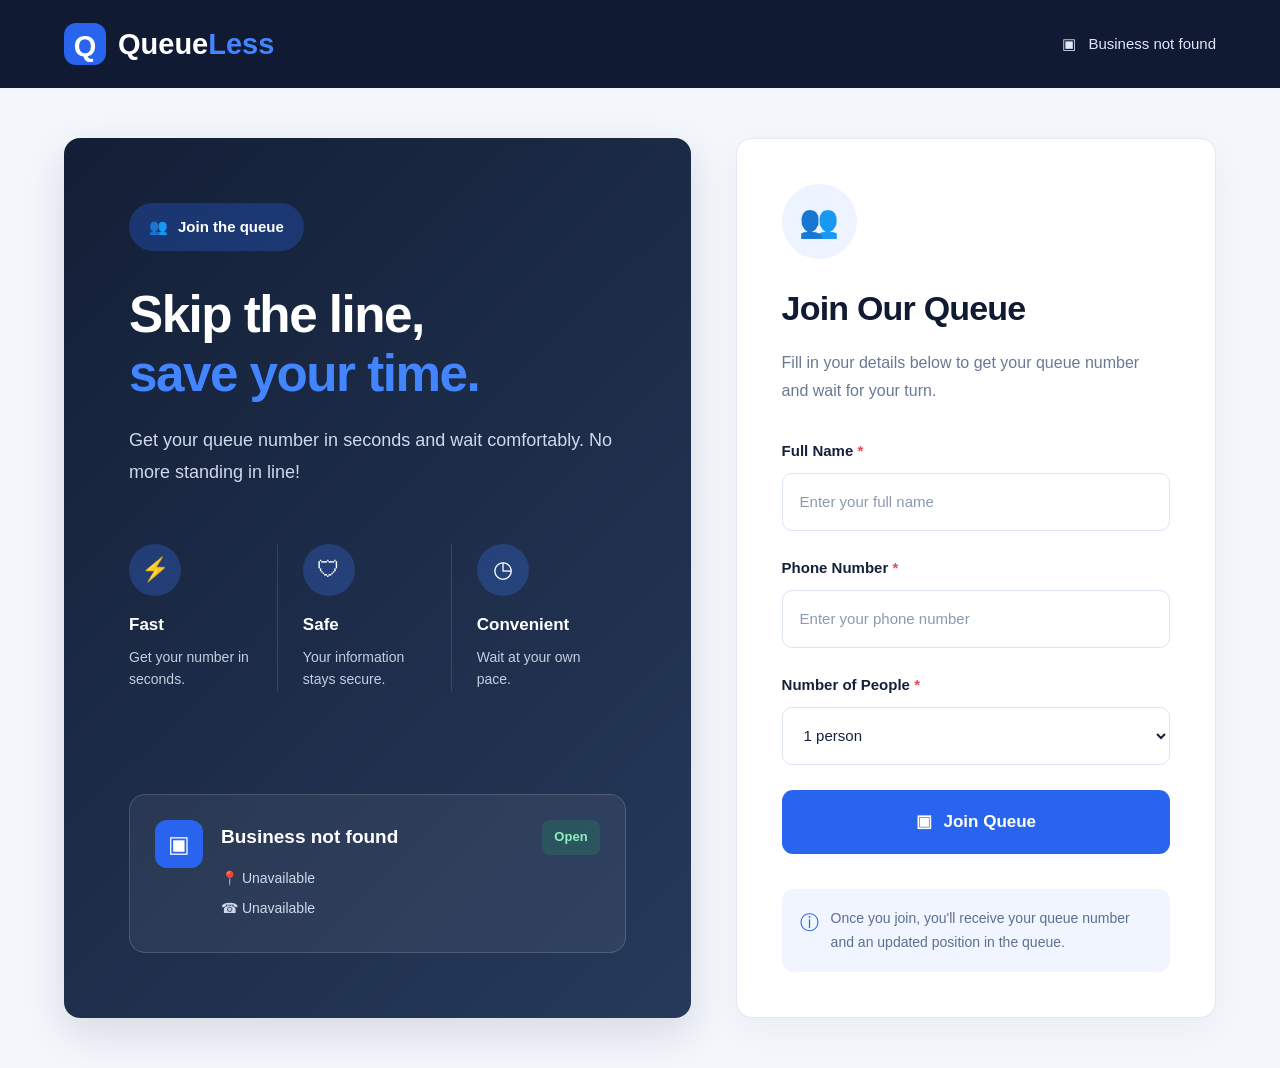
<file: customer.html>
<!DOCTYPE html>
<html lang="en">

<head>
    <meta charset="UTF-8">
    <meta name="viewport" content="width=device-width, initial-scale=1.0">

    <title>QueueLess — Join Queue</title>

    <link rel="stylesheet" href="css/style.css">
</head>

<body class="customer-page">

    <!-- HEADER -->
    <header class="customer-header">

        <a href="index.html" class="customer-logo">
            <span class="logo-icon">Q</span>
            <span>Queue<span class="logo-blue">Less</span></span>
        </a>

        <div class="header-business">
            <span>▣</span>
            <span id="businessName">Loading business...</span>
        </div>

    </header>


    <!-- MAIN CONTENT -->
    <main class="customer-main">

        <!-- LEFT HERO SECTION -->
        <section class="customer-hero">

            <div class="hero-content">

                <div class="hero-badge">
                    <span>👥</span>
                    Join the queue
                </div>

                <h1>
                    Skip the line,<br>
                    <span>save your time.</span>
                </h1>

                <p class="hero-description">
                    Get your queue number in seconds and wait comfortably.
                    No more standing in line!
                </p>

                <div class="customer-benefits">

                    <div class="benefit">
                        <div class="benefit-icon">⚡</div>
                        <h3>Fast</h3>
                        <p>Get your number in seconds.</p>
                    </div>

                    <div class="benefit">
                        <div class="benefit-icon">🛡</div>
                        <h3>Safe</h3>
                        <p>Your information stays secure.</p>
                    </div>

                    <div class="benefit">
                        <div class="benefit-icon">◷</div>
                        <h3>Convenient</h3>
                        <p>Wait at your own pace.</p>
                    </div>

                </div>

            </div>


            <!-- BUSINESS INFORMATION -->
            <div class="customer-business-card">

                <div class="business-icon">▣</div>

                <div class="business-details">

                    <h3 id="businessCardName">
                        Loading business...
                    </h3>

                    <p>
                        📍 <span id="businessLocation">Loading location...</span>
                    </p>

                    <p>
                        ☎ <span id="businessPhone">Loading phone...</span>
                    </p>

                </div>

                <span class="business-open">Open</span>

            </div>

        </section>


        <!-- RIGHT FORM SECTION -->
        <section class="customer-form-section">

            <div class="customer-form-card">

                <div class="form-icon">👥</div>

                <h2>Join Our Queue</h2>

                <p class="form-description">
                    Fill in your details below to get your queue number
                    and wait for your turn.
                </p>


                <!-- JOIN FORM -->
                <form id="joinQueueForm">

                    <div class="form-group">

                        <label for="customerName">
                            Full Name <span>*</span>
                        </label>

                        <input
                            type="text"
                            id="customerName"
                            placeholder="Enter your full name"
                            required
                        >

                    </div>


                    <div class="form-group">

                        <label for="customerPhone">
                            Phone Number <span>*</span>
                        </label>

                        <input
                            type="tel"
                            id="customerPhone"
                            placeholder="Enter your phone number"
                            required
                        >

                    </div>


                    <div class="form-group">

                        <label for="people">
                            Number of People <span>*</span>
                        </label>

                        <select id="people" required>
                            <option value="1">1 person</option>
                            <option value="2">2 people</option>
                            <option value="3">3 people</option>
                            <option value="4">4 people</option>
                            <option value="5">5 people</option>
                            <option value="6">6 people</option>
                        </select>

                    </div>


                    <button
                        type="submit"
                        class="customer-submit-btn"
                    >
                        <span>▣</span>
                        Join Queue
                    </button>

                </form>


                <!-- TICKET RESULT -->
                <div class="ticket-result" id="ticketResult">

                    <div class="ticket-success-icon">✓</div>

                    <p class="ticket-success-label">
                        YOU'RE IN THE QUEUE
                    </p>

                    <h2>Your digital ticket</h2>

                    <div class="ticket-display">

                        <p>YOUR TICKET</p>

                        <h3 id="ticketNumber">A00</h3>

                        <p>People ahead</p>

                        <strong id="peopleAhead">0</strong>

                    </div>

                    <div class="ticket-status">
                        ● <span id="ticketStatus">Waiting</span>
                    </div>

                    <button
                    type="button"
                     id="leaveQueueBtn"
                      class="leave-queue-btn"
                    >
                      Leave Queue
                </button>

                    <p class="ticket-message">
                        You're getting closer!
                    </p>

                    <p
                        class="queue-update-message"
                        id="queueUpdateMessage"
                    >
                        Updating your queue position...
                    </p>

                </div>


                <div class="customer-info-note">
                    <span>ⓘ</span>
                    Once you join, you'll receive your queue number
                    and an updated position in the queue.
                </div>

            </div>

        </section>

    </main>


    <script src="js/customer.js"></script>

</body>

</html>
</file>
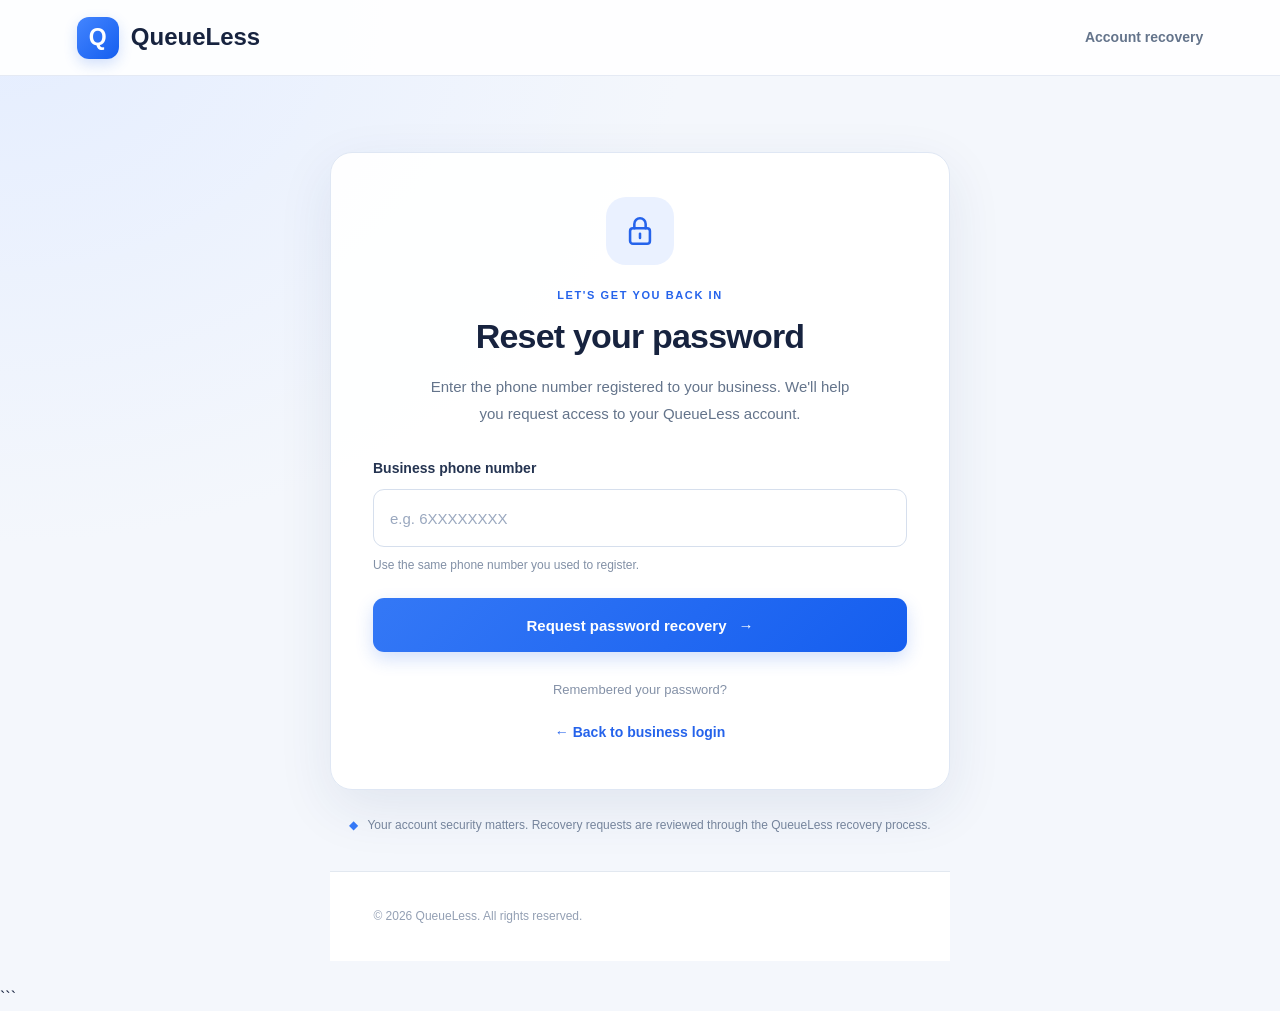
<file: forgot_password.html>
<!DOCTYPE html>
<html lang="en">
<head>
    <meta charset="UTF-8">
    <meta name="viewport" content="width=device-width, initial-scale=1.0">

    <meta name="theme-color" content="#f4f7fc">
    <meta name="description" content="Recover access to your QueueLess business account.">

    <title>Reset Password | QueueLess</title>

    <link rel="stylesheet" href="css/style.css">
    <script src="js/forgot-password.js" defer></script>
</head>
<body class="recovery-page">

    <header class="recovery-header">
        <a href="index.html" class="recovery-brand" aria-label="QueueLess home">
            <span class="recovery-brand-icon" aria-hidden="true">Q</span>
            <span>QueueLess</span>
        </a>

        <span class="recovery-header-label">Account recovery</span>
    </header>

    <main class="forgot-password-container">

        <section class="recovery-card" aria-labelledby="recoveryTitle">

            <div class="recovery-icon" aria-hidden="true">
                <svg viewBox="0 0 24 24" fill="none">
                    <rect x="5" y="10" width="14" height="11" rx="2"
                        stroke="currentColor" stroke-width="1.8"/>
                    <path d="M8 10V7a4 4 0 0 1 8 0v3"
                        stroke="currentColor" stroke-width="1.8"
                        stroke-linecap="round"/>
                    <path d="M12 14v3"
                        stroke="currentColor" stroke-width="1.8"
                        stroke-linecap="round"/>
                </svg>
            </div>

            <p class="recovery-eyebrow">LET'S GET YOU BACK IN</p>

            <h1 id="recoveryTitle">Reset your password</h1>

            <p class="recovery-description">
                Enter the phone number registered to your business.
                We'll help you request access to your QueueLess account.
            </p>

            <form id="forgotPasswordForm">

                <div class="form-group">
                    <label for="recoveryPhone">
                        Business phone number
                    </label>

                    <input
                        type="tel"
                        id="recoveryPhone"
                        name="phone"
                        placeholder="e.g. 6XXXXXXXX"
                        autocomplete="tel"
                        maxlength="30"
                        required
                    >

                    <small class="recovery-hint">
                        Use the same phone number you used to register.
                    </small>
                </div>

                <button type="submit" class="recovery-submit">
                    <span>Request password recovery</span>
                    <span aria-hidden="true">→</span>
                </button>

            </form>

            <p
                id="recoveryMessage"
                class="recovery-message"
                role="status"
                aria-live="polite"
            ></p>

            <div class="recovery-divider">
                <span>Remembered your password?</span>
            </div>

            <a href="busi_login.html" class="recovery-back-link">
                ← Back to business login
            </a>

        </section>

        <p class="recovery-security-note">
            <span aria-hidden="true">◆</span>
            Your account security matters. Recovery requests are reviewed
            through the QueueLess recovery process.
        </p>

        <footer class="recovery-footer">
            © 2026 QueueLess. All rights reserved.
        </footer>

    </main>

</body>
</html>
```
</file>
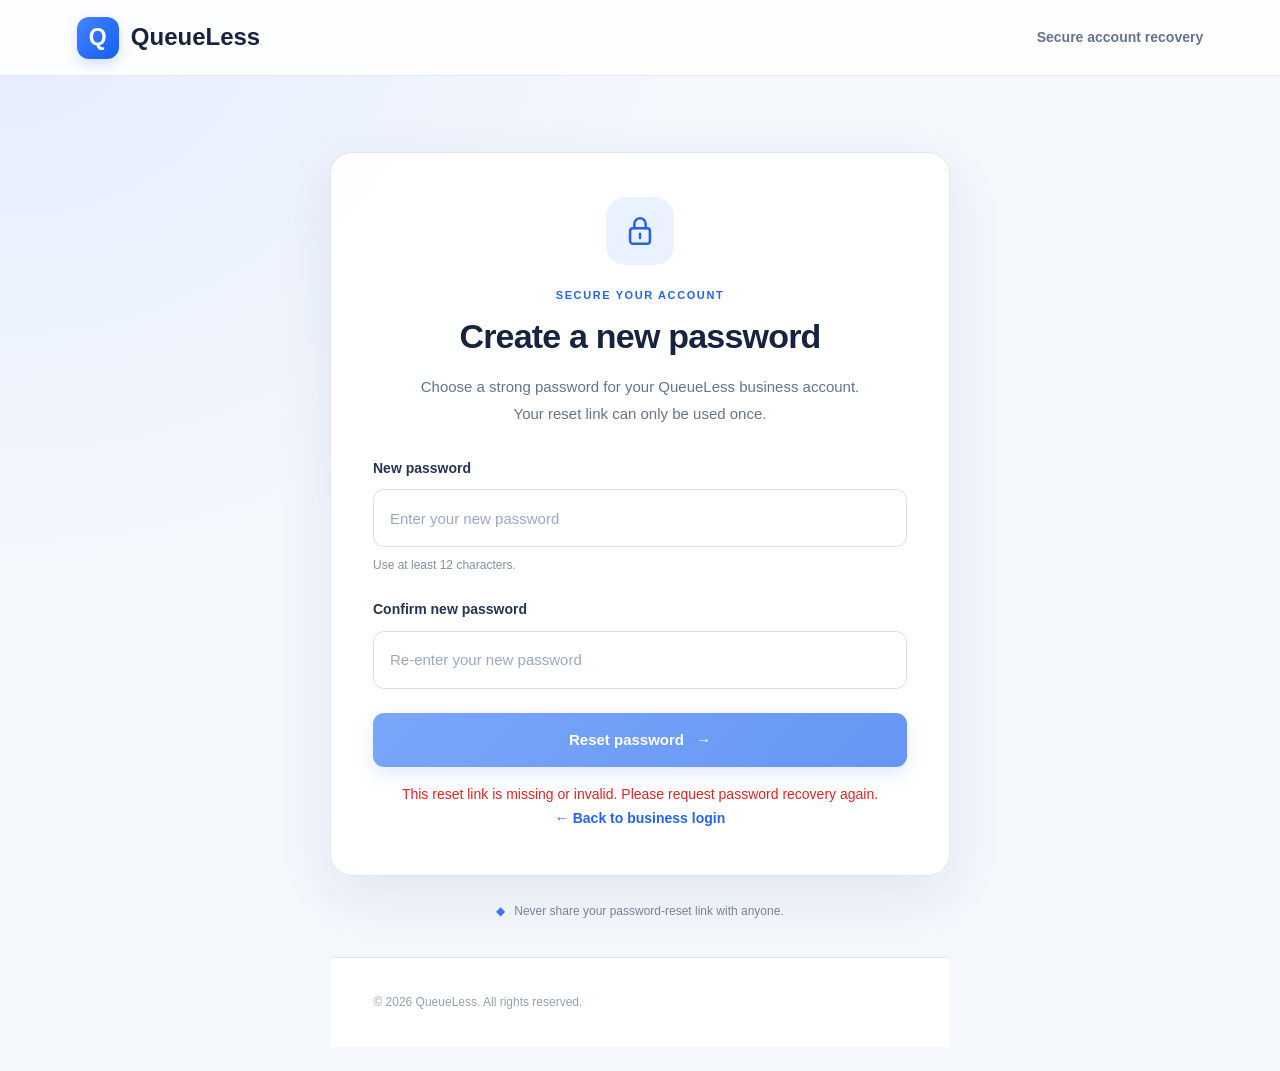
<file: reset_password.html>
<!DOCTYPE html>
<html lang="en">
<head>
    <meta charset="UTF-8">
    <meta name="viewport" content="width=device-width, initial-scale=1.0">
    <meta name="theme-color" content="#f4f7fc">
    <meta name="description" content="Securely reset your QueueLess business account password.">

    <title>Set New Password | QueueLess</title>

    <link rel="stylesheet" href="css/style.css">
    <script src="js/reset-password.js" defer></script>
</head>
<body class="recovery-page">

    <header class="recovery-header">
        <a href="index.html" class="recovery-brand" aria-label="QueueLess home">
            <span class="recovery-brand-icon" aria-hidden="true">Q</span>
            <span>QueueLess</span>
        </a>

        <span class="recovery-header-label">Secure account recovery</span>
    </header>

    <main class="forgot-password-container">

        <section class="recovery-card" aria-labelledby="resetTitle">

            <div class="recovery-icon" aria-hidden="true">
                <svg viewBox="0 0 24 24" fill="none">
                    <rect x="5" y="10" width="14" height="11" rx="2"
                        stroke="currentColor" stroke-width="1.8"/>
                    <path d="M8 10V7a4 4 0 0 1 8 0v3"
                        stroke="currentColor" stroke-width="1.8"
                        stroke-linecap="round"/>
                    <path d="M12 14v3"
                        stroke="currentColor" stroke-width="1.8"
                        stroke-linecap="round"/>
                </svg>
            </div>

            <p class="recovery-eyebrow">SECURE YOUR ACCOUNT</p>

            <h1 id="resetTitle">Create a new password</h1>

            <p class="recovery-description">
                Choose a strong password for your QueueLess business account.
                Your reset link can only be used once.
            </p>

            <form id="resetPasswordForm">

                <div class="form-group">
                    <label for="newPassword">New password</label>

                    <input
                        type="password"
                        id="newPassword"
                        name="newPassword"
                        placeholder="Enter your new password"
                        autocomplete="new-password"
                        minlength="12"
                        maxlength="72"
                        required
                    >

                    <small class="recovery-hint">
                        Use at least 12 characters.
                    </small>
                </div>

                <div class="form-group">
                    <label for="confirmPassword">Confirm new password</label>

                    <input
                        type="password"
                        id="confirmPassword"
                        name="confirmPassword"
                        placeholder="Re-enter your new password"
                        autocomplete="new-password"
                        minlength="12"
                        maxlength="72"
                        required
                    >
                </div>

                <button type="submit" class="recovery-submit">
                    <span>Reset password</span>
                    <span aria-hidden="true">→</span>
                </button>

            </form>

            <p
                id="resetMessage"
                class="recovery-message"
                role="status"
                aria-live="polite"
            ></p>

            <a href="busi_login.html" class="recovery-back-link">
                ← Back to business login
            </a>

        </section>

        <p class="recovery-security-note">
            <span aria-hidden="true">◆</span>
            Never share your password-reset link with anyone.
        </p>

        <footer class="recovery-footer">
            © 2026 QueueLess. All rights reserved.
        </footer>

    </main>

</body>
</html>
</file>
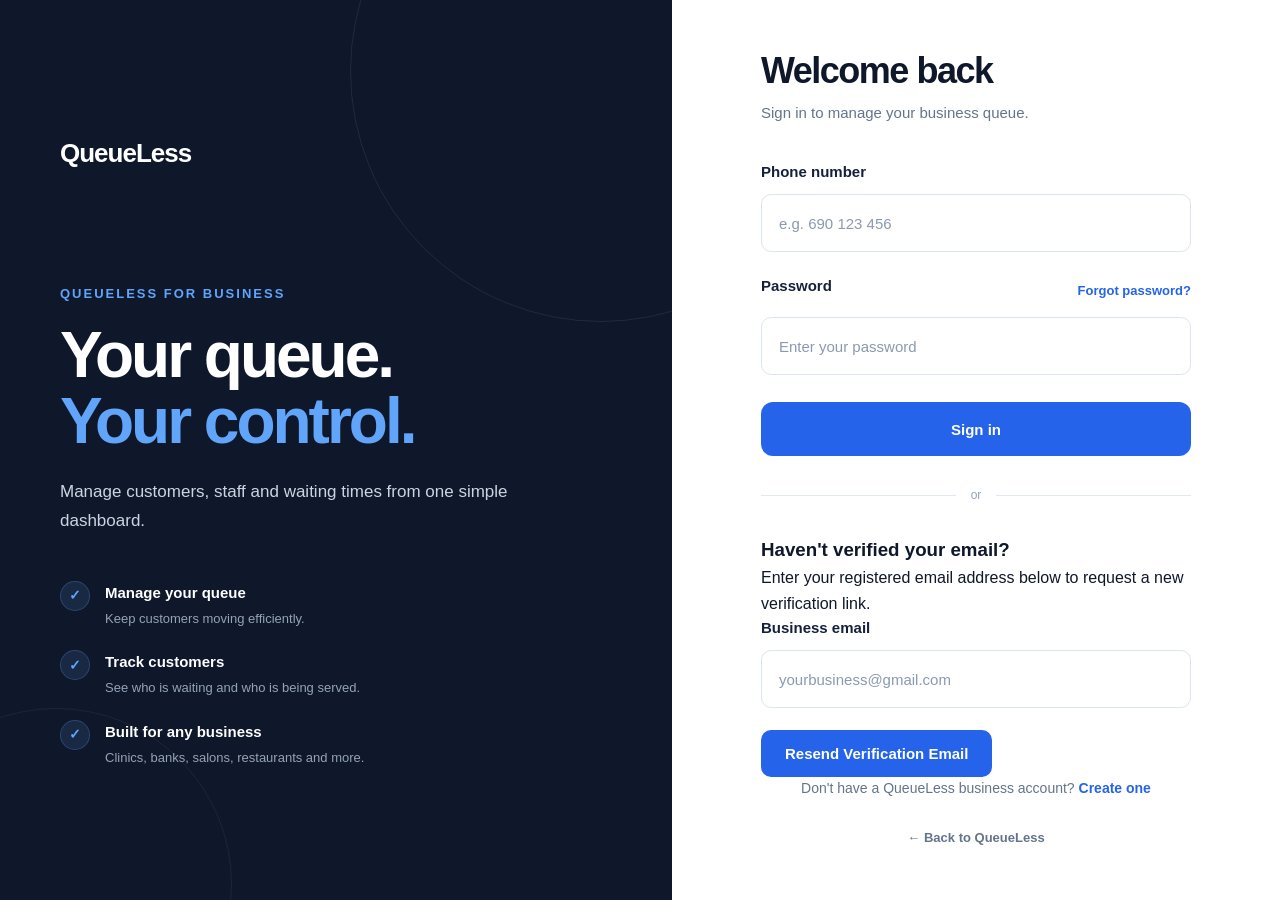
<file: staff.html>
<!DOCTYPE html>
<html lang="en">

<head>

    <meta charset="UTF-8">

    <meta
        name="viewport"
        content="width=device-width, initial-scale=1.0"
    >

    <title>QueueLess — Staff Management</title>

    <link
        rel="stylesheet"
        href="css/style.css"
    >

</head>


<body class="dashboard-page staff-page">


    <div class="dashboard-layout">


        <!-- =====================================
             SIDEBAR
        ====================================== -->

        <aside class="dashboard-sidebar">

            <div class="sidebar-top">

                <a
                    href="business.html"
                    class="dashboard-logo"
                >
                    QueueLess
                </a>


                <nav class="dashboard-nav">

                    <p class="nav-section-title">
                        MANAGEMENT
                    </p>


                    <!-- OVERVIEW -->

                    <a
                        href="business.html"
                        class="dashboard-nav-item"
                    >

                        <span class="nav-icon">
                            ▦
                        </span>

                        <span>
                            Overview
                        </span>

                    </a>


                    <!-- QUEUE -->

                    <a
                        href="business.html"
                        class="dashboard-nav-item"
                    >

                        <span class="nav-icon">
                            ≡
                        </span>

                        <span>
                            Queue
                        </span>

                    </a>


                    <!-- STAFF -->

                    <a
                        href="staff.html"
                        class="dashboard-nav-item active"
                    >

                        <span class="nav-icon">
                            ♙
                        </span>

                        <span>
                            Staff
                        </span>

                    </a>


                </nav>

            </div>


            <!-- SIDEBAR FOOTER -->

            <div class="staff-sidebar-footer">

                <div class="staff-sidebar-footer-icon">
                    👥
                </div>

                <div>
                    <strong>
                        Team Management
                    </strong>

                    <span>
                        Manage your service staff
                    </span>
                </div>

            </div>


        </aside>



        <!-- =====================================
             MAIN CONTENT
        ====================================== -->

        <main class="dashboard-main">


            <!-- =================================
                 TOP BAR
            ================================== -->

            <header class="dashboard-topbar">

                <div>

                    <p class="dashboard-breadcrumb">
                        Management
                    </p>

                    <h1>
                        Staff Management
                    </h1>

                </div>


                <div class="staff-topbar-badge">

                    <span class="staff-topbar-icon">
                        👥
                    </span>

                    <span>
                        Team
                    </span>

                </div>

            </header>



            <!-- =================================
                 PAGE INTRO
            ================================== -->

            <section class="staff-hero">

                <div>

                    <p class="dashboard-eyebrow">
                        YOUR TEAM
                    </p>

                    <h2>
                        Manage your staff
                        <span class="staff-title-icon">
                            👥
                        </span>
                    </h2>

                    <p>
                        Add staff members and monitor
                        their availability in real time.
                    </p>

                </div>

            </section>



            <!-- =================================
                 ADD STAFF
            ================================== -->

            <section
                class="dashboard-panel staff-form-panel"
            >

                <div class="panel-header">

                    <div>

                        <p class="panel-eyebrow">
                            STAFF MANAGEMENT
                        </p>

                        <h3>
                            Add a staff member
                        </h3>

                    </div>

                    <div class="staff-panel-icon">
                        +
                    </div>

                </div>


                <div class="staff-form-intro">

                    <p>
                        Add a member of your team so
                        they can be assigned customers
                        from the queue.
                    </p>

                </div>


                <form id="staffForm">


                    <div class="staff-form-field">

                        <label
                            for="staffName"
                        >
                            Staff member's name
                        </label>


                        <input
                            type="text"
                            id="staffName"
                            placeholder="Enter staff member's name"
                            autocomplete="off"
                            required
                        >

                    </div>


                    <button
                        type="submit"
                        class="dashboard-primary-btn add-staff-btn"
                    >
                        <span>
                            +
                        </span>

                        Add Staff
                    </button>


                </form>


                <p
                    id="staffMessage"
                    class="staff-message"
                ></p>


            </section>



            <!-- =================================
                 STAFF LIST
            ================================== -->

            <section
                class="dashboard-panel staff-list-panel"
            >


                <!-- PANEL HEADER -->

                <div class="staff-list-header">

                    <div>

                        <p class="panel-eyebrow">
                            YOUR TEAM
                        </p>

                        <h3>
                            Staff members
                        </h3>

                        <p class="staff-list-description">
                            Monitor the availability
                            of your service team.
                        </p>

                    </div>


                    <div class="staff-team-badge">

                        <span class="staff-team-icon">
                            👥
                        </span>

                        <span>
                            Team
                        </span>

                    </div>

                </div>



                <!-- STAFF TABLE -->

                <div class="queue-table-wrapper">

                    <table
                        class="dashboard-queue-table staff-table"
                    >

                        <thead>

                            <tr>

                                <th>
                                    TEAM MEMBER
                                </th>

                                <th>
                                    AVAILABILITY
                                </th>

                            </tr>

                        </thead>


                        <tbody id="staffList">

                            <tr>

                                <td
                                    colspan="2"
                                    class="staff-loading-cell"
                                >

                                    <div class="staff-loading">

                                        <div class="staff-loading-dot"></div>

                                        <span>
                                            Loading staff members...
                                        </span>

                                    </div>

                                </td>

                            </tr>

                        </tbody>

                    </table>

                </div>


            </section>



            <!-- =================================
                 STAFF PAGE FOOTER
            ================================== -->

            <div class="staff-page-footer">

                <span>
                    QueueLess Staff Management
                </span>

                <span>
                    Manage your team efficiently
                </span>

            </div>


        </main>


    </div>



    <!-- =====================================
         JAVASCRIPT
    ====================================== -->

    <script src="js/staff.js"></script>


</body>

</html>
</file>
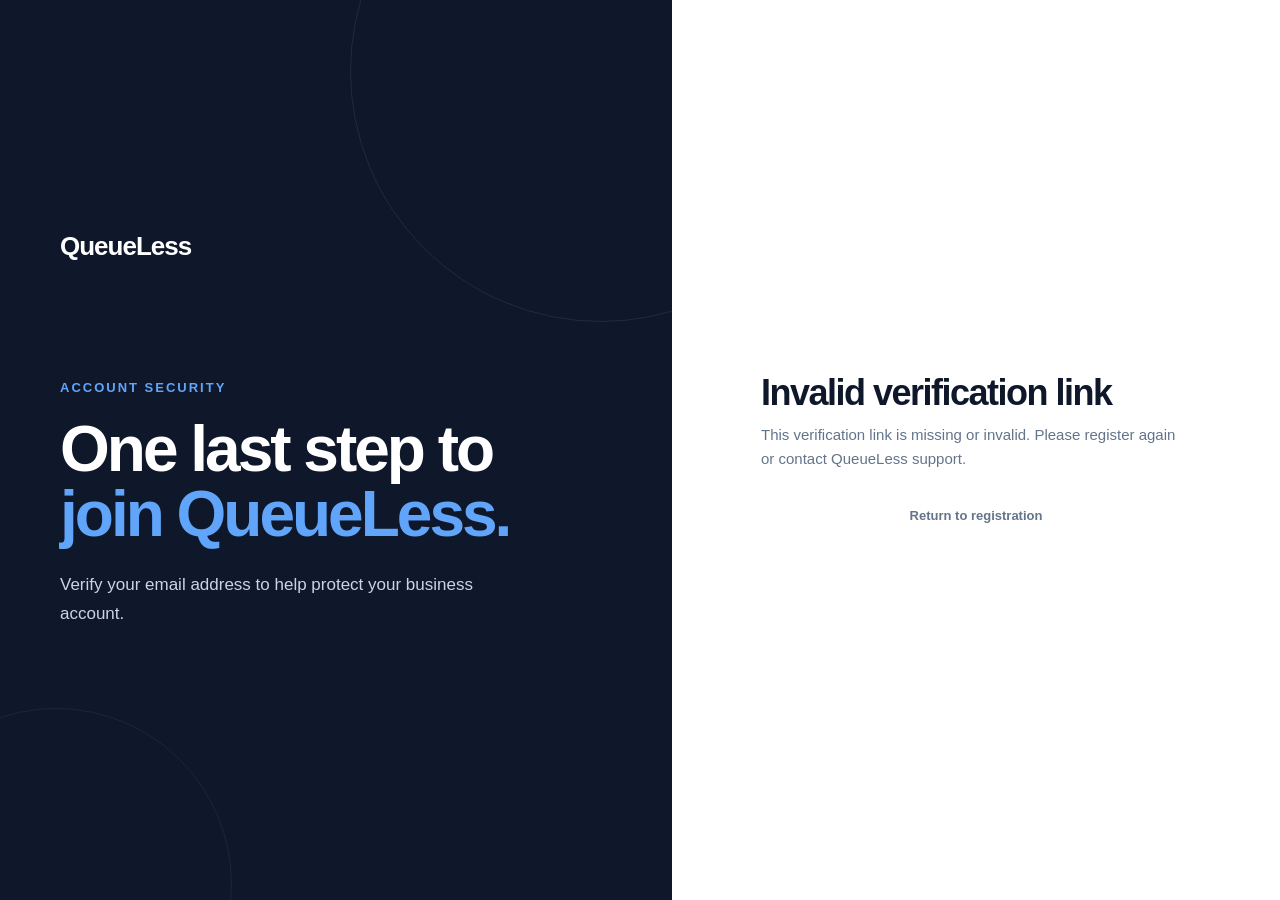
<file: verify-email.html>
<!DOCTYPE html>
<html lang="en">
<head>
    <meta charset="UTF-8">
    <meta name="viewport" content="width=device-width, initial-scale=1.0">
    <title>Verify Email — QueueLess</title>
    <link rel="stylesheet" href="css/style.css">
</head>

<body class="business-auth-page">
    <main class="auth-layout">
        <section class="auth-brand">
            <div class="auth-brand-content">
                <a href="index.html" class="auth-logo">QueueLess</a>

                <div class="auth-brand-message">
                    <p class="hero-label">ACCOUNT SECURITY</p>
                    <h1>One last step to <span>join QueueLess.</span></h1>
                    <p>Verify your email address to help protect your business account.</p>
                </div>
            </div>
        </section>

        <section class="auth-panel">
            <div class="auth-card">
                <div class="auth-card-header">
                    <p class="auth-mobile-logo">QueueLess</p>
                    <h2 id="verificationTitle">Verifying your email</h2>
                    <p id="verificationMessage" role="status" aria-live="polite">
                        Please wait while we verify your email address.
                    </p>
                </div>

                <a href="busi_login.html" class="primary-btn auth-submit-btn"
                   id="loginLink" hidden>
                    Go to sign in
                </a>

                <a href="busi_register.html" class="auth-back-link">
                    Return to registration
                </a>
            </div>
        </section>
    </main>

    <script>
        const API_BASE_URL = "http://localhost:3000";

        const title = document.getElementById("verificationTitle");
        const message = document.getElementById("verificationMessage");
        const loginLink = document.getElementById("loginLink");

        async function verifyEmail() {
            const params = new URLSearchParams(window.location.search);
            const token = params.get("token");

            // Remove the token from the visible URL after reading it.
            window.history.replaceState({}, document.title,
                window.location.pathname);

            if (!token || !/^[a-f0-9]{64}$/i.test(token)) {
                title.textContent = "Invalid verification link";
                message.textContent =
                    "This verification link is missing or invalid. Please register again or contact QueueLess support.";
                return;
            }

            try {
                const response = await fetch(
                    `${API_BASE_URL}/verify-email`,
                    {
                        method: "POST",
                        headers: {
                            "Content-Type": "application/json"
                        },
                        body: JSON.stringify({ token })
                    }
                );

                const data = await response.json();

                if (!response.ok) {
                    throw new Error(
                        data.message || "Email verification failed."
                    );
                }

                title.textContent = "Email verified successfully!";
                message.textContent =
                    data.message ||
                    "Your email address has been verified. You can now sign in.";
                loginLink.hidden = false;

            } catch (error) {
                title.textContent = "Verification unsuccessful";
                message.textContent =
                    error.message ||
                    "Unable to verify your email. Please try again.";
            }
        }

        verifyEmail();
    </script>
</body>
</html>
</file>
<file: css/landing.css>
*{box-sizing:border-box}html{scroll-behavior:smooth;scroll-padding-top:90px} :root{--bg:#080d19;--panel:#101a2b;--text:#f3f6ff;--muted:#a2aec4;--blue:#5b8cff;--cyan:#6fe2ff;--line:rgba(164,187,224,.16);--display:"Space Grotesk",sans-serif;--body:"DM Sans",sans-serif}body{margin:0;background:var(--bg);color:var(--text);font:16px/1.65 var(--body);-webkit-font-smoothing:antialiased}body:before{content:"";position:fixed;inset:0;z-index:-1;pointer-events:none;background:radial-gradient(ellipse at 80% 0%,#203c7040,transparent 38%),radial-gradient(ellipse at 0% 45%,#17788a12,transparent 34%)}a{color:inherit;text-decoration:none}a:focus-visible,button:focus-visible{outline:3px solid var(--cyan);outline-offset:4px}.container{width:min(1160px,calc(100% - 48px));margin:auto}.skip{position:absolute;top:-60px;left:15px;background:var(--cyan);color:#07101d;padding:8px;z-index:99}.skip:focus{top:10px}.header{position:sticky;top:0;z-index:50;background:#080d19dc;border-bottom:1px solid var(--line);backdrop-filter:blur(18px)}.navwrap{min-height:80px;display:flex;align-items:center;justify-content:space-between;gap:24px}.brand{display:inline-flex;align-items:center;gap:4px;font:700 22px var(--display);letter-spacing:-.8px;white-space:nowrap}.brandmark{display:grid;place-items:center;width:34px;height:34px;margin-right:7px;border-radius:11px;color:#07101d;background:linear-gradient(135deg,var(--cyan),var(--blue))}.blue{color:var(--blue)}nav{display:flex;align-items:center;gap:24px}nav a{color:#aeb9cc;font-size:12px;font-weight:600}nav a:hover,nav a.active{color:#fff}.navcta{padding:10px 13px;border:1px solid #85a6e65a;border-radius:10px;color:white}.menubtn{display:none;color:white;background:#ffffff08;border:1px solid var(--line);border-radius:9px;padding:8px 12px;font-size:20px}.hero{padding:75px 0 25px;overflow:hidden}.herogrid{display:grid;grid-template-columns:1.05fr .95fr;gap:60px;align-items:center;min-height:490px}.eyebrow{display:flex;align-items:center;gap:10px;color:#86aaff;font-size:10px;font-weight:700;letter-spacing:2.3px}.eyebrow i{width:24px;height:2px;background:var(--blue);display:inline-block}.hero h1,.abouthero h1{font:700 clamp(48px,6vw,76px)/1.02 var(--display);letter-spacing:-4px;margin:24px 0}.gradient{background:linear-gradient(100deg,#8ab5ff,#5d8cff 48%,#70e2ff);background-clip:text;-webkit-background-clip:text;color:transparent}.lead{max-width:540px;color:var(--muted);font-size:17px;line-height:1.85}.actions{display:flex;flex-wrap:wrap;gap:12px;margin-top:28px}.btn{min-height:47px;display:inline-flex;align-items:center;justify-content:center;gap:10px;padding:0 17px;border-radius:11px;font-size:12px;font-weight:700;transition:.2s}.btn:hover{transform:translateY(-2px)}.primary{color:#07101d;background:linear-gradient(115deg,#8ab5ff,#5d8cff)}.secondary{color:#edf3ff;background:#ffffff08;border:1px solid #9fb5db40}.light{color:#10192b;background:#f2f6ff}.outline{border:1px solid #cedeff3d;color:#edf3ff;background:#ffffff08}.note{display:flex;align-items:center;gap:9px;color:#7e8ca6;font-size:11px;margin-top:24px}.note b{width:7px;height:7px;background:#6ee7bd;border-radius:50%;box-shadow:0 0 0 4px #6ee7bd19}.visual{position:relative;min-height:430px;display:flex;align-items:center;justify-content:center}.visual:before{content:"";position:absolute;width:350px;height:350px;border-radius:50%;background:#3c6fe62e;filter:blur(70px)}.visual-label{position:absolute;top:7px;left:4%;right:4%;color:#8f9fbb;font-size:9px;font-weight:700;letter-spacing:2px}.visual-label span{float:right;border:1px solid var(--line);padding:3px 7px;border-radius:5px}.ticket{position:relative;z-index:1;width:min(100%,360px);padding:25px;border:1px solid #9fbbe633;border-radius:22px;background:linear-gradient(145deg,#152137f5,#0c1423f7);box-shadow:0 35px 90px #0006;transform:rotate(-2deg)}.tickethead{display:flex;justify-content:space-between;align-items:center;gap:12px}.ticket small{font-size:9px;color:#8190aa;letter-spacing:1.2px}.ticket h2{font:600 17px var(--display);margin:6px 0}.open{font-size:10px;color:#6ee7bd}.ticket hr{border:0;border-top:1px solid var(--line);margin:19px 0}.center{display:block;text-align:center}.ticketnum{text-align:center;font:700 72px/1.2 var(--display);letter-spacing:-4px}.people{text-align:center;display:block;font:700 24px var(--display)}.progress{height:5px;background:#25324a;border-radius:9px;margin:18px 0 13px;overflow:hidden}.progress span{display:block;width:64%;height:100%;background:linear-gradient(90deg,var(--blue),var(--cyan))}.ticketfoot{display:flex;justify-content:space-between;color:#8190aa;font-size:10px}.ticketfoot b{color:#dce8ff}.float{position:absolute;z-index:2;display:flex;align-items:center;gap:10px;padding:11px 13px;border:1px solid #a1bbe633;border-radius:13px;background:#101b2df5;box-shadow:0 15px 40px #0004}.float>b{display:grid;place-items:center;width:30px;height:30px;border-radius:9px;background:#5b8cff25;color:#8ab5ff}.float strong,.float small{display:block}.float strong{font-size:10px}.float small{font-size:9px;color:#8e9cb4}.ftop{top:55px;right:-4px}.fbottom{bottom:32px;left:-5px}.caption{position:absolute;bottom:0;right:0;color:#596983;font-size:9px}.herobottom{display:flex;align-items:center;gap:17px;color:#62718b;font-size:9px;letter-spacing:1.5px;font-weight:700;margin-top:25px}.herobottom i{height:1px;background:var(--line);flex:1}.section{padding:95px 0}.sectionhead{display:grid;grid-template-columns:1fr .65fr;gap:60px;align-items:end;margin-bottom:38px}.section h2,.featuregrid h2,.cta h2,.storygrid h2,.values h2,.contact h2{font:600 clamp(34px,4vw,48px)/1.12 var(--display);letter-spacing:-2px;margin:17px 0}.sectionhead>p,.featuregrid>div>p{font-size:13px;line-height:1.9;color:var(--muted);margin:0}.steps{display:grid;grid-template-columns:repeat(3,1fr);gap:15px}.steps article{position:relative;min-height:210px;padding:24px;border:1px solid var(--line);border-radius:18px;background:linear-gradient(145deg,#131e31c2,#0c1320b8)}.num{font-size:11px;color:#83a9ff;font-weight:700;letter-spacing:2px}.stepicon{float:right;color:#8ab5ff;font-size:24px}.steps h3,.featurelist h3{font:600 18px var(--display);margin:28px 0 8px}.steps p,.featurelist p{color:#91a0b9;font-size:12px;line-height:1.85;margin:0}.features{background:#0a101d;border-block:1px solid #ffffff08}.featuregrid{display:grid;grid-template-columns:.8fr 1.2fr;gap:80px}.featuregrid>div>p{margin-bottom:22px}.textlink{color:#a7c2ff;font-size:13px;font-weight:700}.featurelist{border-top:1px solid var(--line)}.featurelist article{display:grid;grid-template-columns:42px 1fr 15px;align-items:center;gap:16px;padding:22px 0;border-bottom:1px solid var(--line)}.featurelist article>b{display:grid;place-items:center;width:40px;height:40px;border:1px solid #5b8cff3b;border-radius:11px;background:#5b8cff12;color:#8ab5ff;font-size:11px}.featurelist h3{font-size:16px;margin:0 0 5px}.featurelist article>span{color:#6e83a5}.cta-section{padding:35px 0 65px;background:#0a101d}.cta{position:relative;overflow:hidden;padding:48px;border:1px solid #7ea4eb30;border-radius:24px;background:linear-gradient(110deg,#15294a,#101e36 60%,#0d1729)}.cta h2{position:relative;z-index:1}.cta p{position:relative;z-index:1;max-width:520px;color:#a9b9d2;font-size:13px;line-height:1.9}.cta .actions{position:relative;z-index:1}.orbit{position:absolute;right:8%;top:50%;transform:translateY(-50%);display:grid;place-content:center;text-align:center;width:210px;height:210px;border:1px dashed #88aeff38;border-radius:50%;font:700 54px var(--display);color:#e6efff;box-shadow:0 0 0 35px #88aeff09,0 0 0 70px #88aeff06}.orbit span{font-size:9px;letter-spacing:4px;color:#9ab9ff}.aboutteaser{padding:45px 0;background:#0a101d}.teaser{display:flex;align-items:center;gap:20px;padding:25px;border:1px solid var(--line);border-radius:18px;background:#ffffff05}.avatar{flex:0 0 58px;height:58px;display:grid;place-items:center;border-radius:16px;background:linear-gradient(135deg,#8ab5ff,#5d8cff);color:#091323;font:700 20px var(--display)}.teaser>div:nth-child(2){flex:1}.teaser h2{font:600 21px var(--display);margin:7px 0}.teaser p{font-size:12px;color:#91a0b9;margin:0}.teaser .eyebrow{font-size:9px}footer{border-top:1px solid var(--line);background:#070b14}.footmain{display:flex;align-items:center;gap:20px;padding:25px 0}.footmain>p{font-size:11px;color:#7786a0}.footlinks{display:flex;gap:18px;margin-left:auto}.footlinks a{font-size:11px;color:#8795ad}.footlinks a:hover{color:white}.footbottom{display:flex;justify-content:space-between;border-top:1px solid #ffffff0a;padding:15px 0 20px;color:#5e6b82;font-size:10px}
.abouthero{padding:75px 0 85px;background:radial-gradient(ellipse at 75% 30%,#3a67d121,transparent 42%)}.aboutgrid{display:grid;grid-template-columns:1.05fr .7fr;gap:75px;align-items:center}.abouthero h1{font:700 clamp(40px,5.2vw,66px)/1.05 var(--display);letter-spacing:-3px;overflow-wrap:anywhere;margin:22px 0}.abouthero h1 .gradient{font-size:.82em;letter-spacing:-2px}.role{font:600 18px var(--display);color:#d9e4fa;margin:0}.profile{padding:20px;border:1px solid #9bb8e833;border-radius:23px;background:linear-gradient(150deg,#142035f5,#0a111efc);box-shadow:0 30px 90px #0004;transform:rotate(1deg)}.profiletop{display:flex;justify-content:space-between;padding:2px 2px 15px;color:#7f91ac;font-size:9px;letter-spacing:1px}.photo{height:300px;overflow:hidden;border-radius:15px;background:linear-gradient(145deg,#1c3153,#101b2e);display:grid;place-items:center}.photo img{width:100%;height:100%;object-fit:cover;object-position:center 30%}.fallback{width:100%;height:100%;display:flex;align-items:center;justify-content:center;flex-direction:column;gap:15px;color:#91a9d7;text-align:center}.fallback span{display:grid;place-items:center;width:100px;height:100px;border-radius:30px;background:linear-gradient(135deg,#8ab5ff,#5d8cff);color:#091323;font:700 38px var(--display)}.fallback small{font-size:11px;line-height:1.7}.profile>h2{font:600 16px/1.4 var(--display);margin:17px 0 5px}.profile>p{font-size:11px;color:#8e9db6;margin:0 0 10px}.profile>a{font-size:11px;color:#a9c5ff}.storygrid{display:grid;grid-template-columns:.9fr 1fr;gap:85px}.story p{font-size:13px;line-height:1.95;color:#9eacc4;margin:0 0 16px}.values{background:#0a101d}.values h2{margin-bottom:32px}.contact{display:flex;align-items:center;justify-content:space-between;gap:25px;padding:38px 42px;border-radius:22px;border:1px solid #7ea4eb30;background:linear-gradient(110deg,#15294a,#0d1729)}.contact h2{margin:10px 0}.contact p{color:#a9b9d2;font-size:12px}
@media(max-width:950px){nav{gap:13px}nav a{font-size:11px}.herogrid{gap:30px}.featuregrid{gap:45px}.orbit{right:-70px;opacity:.4}.aboutgrid{gap:40px}}@media(max-width:740px){.container{width:calc(100% - 34px)}.navwrap{min-height:70px}.menubtn{display:block}nav{display:none;position:absolute;top:68px;left:17px;right:17px;padding:12px;flex-direction:column;align-items:stretch;gap:2px;border:1px solid var(--line);border-radius:15px;background:#0a101dfc;box-shadow:0 20px 45px #0006}nav.open{display:flex}nav a{padding:11px 9px;font-size:13px}.navcta{text-align:center;margin-top:4px}.hero{padding-top:48px}.herogrid{grid-template-columns:1fr;gap:8px}.hero h1{font-size:clamp(47px,12vw,65px);letter-spacing:-3px}.lead{font-size:15px}.visual{min-height:400px}.ticket{max-width:340px}.ftop{right:0;top:38px}.fbottom{left:0;bottom:26px}.herobottom{font-size:7px;gap:9px;letter-spacing:1px}.section{padding:70px 0}.sectionhead,.featuregrid,.storygrid{grid-template-columns:1fr;gap:20px}.section h2,.featuregrid h2,.storygrid h2,.values h2{font-size:35px}.steps{grid-template-columns:1fr}.steps article{min-height:170px}.steps h3{margin-top:18px}.featurelist article{gap:12px}.cta{padding:32px 24px}.cta h2{font-size:35px}.orbit{right:-100px;opacity:.2}.cta .actions{flex-direction:column;align-items:flex-start}.teaser{flex-wrap:wrap;align-items:flex-start;padding:20px}.avatar{flex-basis:48px;height:48px}.teaser>div:nth-child(2){flex-basis:calc(100% - 68px)}.teaser h2{font-size:19px}.teaser>.btn{margin-left:66px}.footmain{flex-wrap:wrap;gap:12px}.footmain>p{margin-left:auto}.footlinks{width:100%;margin:5px 0 0;flex-wrap:wrap;gap:12px 18px}.abouthero{padding:50px 0 65px}.aboutgrid{grid-template-columns:1fr;gap:38px}.abouthero h1{font-size:clamp(39px,10vw,56px);letter-spacing:-2px}.abouthero h1 .gradient{letter-spacing:-1.5px}.profile{max-width:420px;width:100%;margin:auto;transform:none}.photo{height:330px}.contact{align-items:flex-start;flex-direction:column;padding:30px 24px}.contact h2{font-size:32px}}@media(max-width:420px){.container{width:calc(100% - 28px)}.actions .btn{width:100%}.ticket{padding:20px;width:calc(100% - 18px)}.ticketnum{font-size:64px}.float{padding:9px}.hero h1{letter-spacing:-2.5px}.photo{height:275px}.footbottom{gap:10px}}@media(prefers-reduced-motion:reduce){html{scroll-behavior:auto}*{transition:none!important}}
</file>
<file: css/style.css>
/* =========================
   RESET
========================= */

* {
    margin: 0;
    padding: 0;
    box-sizing: border-box;
}

html {
    scroll-behavior: smooth;
}

body {
    font-family: Arial, Helvetica, sans-serif;
    background: #f8fafc;
    color: #0f172a;
    line-height: 1.6;
}


/* =========================
   NAVBAR
========================= */

.navbar {
    width: 100%;
    padding: 22px 7%;
    display: flex;
    justify-content: space-between;
    align-items: center;
    background: white;
    border-bottom: 1px solid #e2e8f0;
}

.logo {
    font-size: 26px;
    font-weight: 800;
    letter-spacing: -1px;
}

.logo span {
    color: #2563eb;
}

.navbar nav {
    display: flex;
    gap: 30px;
}

.navbar nav a {
    text-decoration: none;
    color: #475569;
    font-size: 15px;
    font-weight: 500;
    transition: 0.3s;
}

.navbar nav a:hover {
    color: #2563eb;
}


/* =========================
   HERO
========================= */

.hero {
    min-height: 680px;
    padding: 80px 7%;
    display: grid;
    grid-template-columns: 1.1fr 0.9fr;
    gap: 70px;
    align-items: center;
    background:
        radial-gradient(
            circle at 80% 20%,
            #dbeafe 0%,
            transparent 35%
        ),
        #f8fafc;
}

.hero-content {
    max-width: 650px;
}

.hero-label {
    color: #2563eb;
    font-size: 13px;
    font-weight: 800;
    letter-spacing: 2px;
    margin-bottom: 18px;
}

.hero h1 {
    font-size: clamp(48px, 6vw, 76px);
    line-height: 1.05;
    letter-spacing: -4px;
    margin-bottom: 25px;
}

.hero h1 span {
    display: block;
    color: #2563eb;
}

.hero-description {
    max-width: 540px;
    color: #64748b;
    font-size: 18px;
    margin-bottom: 35px;
}

.hero-buttons {
    display: flex;
    gap: 15px;
    flex-wrap: wrap;
}


/* =========================
   BUTTONS
========================= */

button {
    border: none;
    cursor: pointer;
    font-family: inherit;
    font-weight: 700;
    font-size: 15px;
    padding: 15px 24px;
    border-radius: 10px;
    transition: 0.3s;
}

.primary-btn {
    background: #2563eb;
    color: white;
}

.primary-btn:hover {
    background: #1d4ed8;
    transform: translateY(-2px);
}

.secondary-btn {
    background: white;
    color: #0f172a;
    border: 1px solid #cbd5e1;
}

.secondary-btn:hover {
    border-color: #2563eb;
    color: #2563eb;
}


/* =========================
   QUEUE CARD
========================= */

.queue-preview {
    display: flex;
    justify-content: center;
}

.queue-card {
    width: 100%;
    max-width: 390px;
    padding: 28px;
    background: white;
    border-radius: 24px;
    border: 1px solid #e2e8f0;
    box-shadow: 0 25px 60px rgba(15, 23, 42, 0.12);
    animation: floatCard 4s ease-in-out infinite;
}

.queue-card-header {
    display: flex;
    justify-content: space-between;
    align-items: center;
    font-weight: 700;
    padding-bottom: 20px;
    border-bottom: 1px solid #e2e8f0;
}

.status {
    color: #16a34a;
    font-size: 13px;
}

.ticket {
    text-align: center;
    padding: 40px 0 30px;
}

.ticket p {
    color: #64748b;
    font-size: 14px;
}

.ticket h2 {
    font-size: 72px;
    line-height: 1;
    margin: 12px 0 25px;
    letter-spacing: -3px;
}

.ticket strong {
    display: block;
    font-size: 28px;
    margin-top: 4px;
}

.queue-progress {
    height: 8px;
    background: #e2e8f0;
    border-radius: 20px;
    overflow: hidden;
}

.queue-progress div {
    width: 65%;
    height: 100%;
    background: #2563eb;
    border-radius: inherit;
}

.queue-message {
    text-align: center;
    color: #64748b;
    font-size: 14px;
    margin-top: 15px;
}


/* =========================
   HOW IT WORKS
========================= */

.how-it-works {
    padding: 110px 7%;
    background: white;
}

.section-heading {
    max-width: 650px;
    margin-bottom: 60px;
}

.section-heading p {
    color: #2563eb;
    font-size: 13px;
    font-weight: 800;
    letter-spacing: 2px;
    margin-bottom: 12px;
}

.section-heading h2 {
    font-size: 48px;
    line-height: 1.1;
    letter-spacing: -2px;
}

.section-heading h2 span {
    color: #2563eb;
}

.steps {
    display: grid;
    grid-template-columns: repeat(3, 1fr);
    gap: 25px;
}

.step {
    padding: 35px;
    border: 1px solid #e2e8f0;
    border-radius: 18px;
    transition: 0.3s;
}

.step:hover {
    transform: translateY(-5px);
    box-shadow: 0 15px 35px rgba(15, 23, 42, 0.08);
}

.step-number {
    color: #2563eb;
    font-size: 14px;
    font-weight: 800;
    margin-bottom: 25px;
}

.step h3 {
    font-size: 21px;
    margin-bottom: 12px;
}

.step p {
    color: #64748b;
}


/* =========================
   BUSINESS SECTION
========================= */

.business-section {
    margin: 0 7% 100px;
    padding: 80px;
    border-radius: 28px;
    background: #0f172a;
    color: white;
}

.business-section h2 {
    max-width: 650px;
    font-size: 48px;
    line-height: 1.1;
    letter-spacing: -2px;
    margin-bottom: 20px;
}

.business-section > div > p:not(.hero-label) {
    max-width: 550px;
    color: #cbd5e1;
    margin-bottom: 30px;
}


/* =========================
   FOOTER
========================= */

footer {
    padding: 35px 7%;
    display: flex;
    justify-content: space-between;
    align-items: center;
    background: white;
    border-top: 1px solid #e2e8f0;
}

footer p {
    color: #64748b;
    font-size: 14px;
}

/* =========================
   JOIN QUEUE MODAL
========================= */

.join-form-container {
    display: none;
    position: fixed;
    inset: 0;
    z-index: 1000;

    align-items: center;
    justify-content: center;

    padding: 20px;

    background: rgba(15, 23, 42, 0.65);
    backdrop-filter: blur(8px);
}

.join-form {
    position: relative;

    width: 100%;
    max-width: 500px;

    padding: 40px;

    background: white;
    border-radius: 24px;

    box-shadow: 0 30px 80px rgba(15, 23, 42, 0.25);

    animation: formAppear 0.25s ease;
}

.join-form h2 {
    font-size: 34px;
    line-height: 1.1;
    letter-spacing: -1px;
    margin-bottom: 10px;
}

.join-form > p:not(.hero-label) {
    color: #64748b;
    margin-bottom: 30px;
}

.close-btn {
    position: absolute;
    top: 18px;
    right: 20px;

    width: 38px;
    height: 38px;

    padding: 0;

    display: flex;
    align-items: center;
    justify-content: center;

    border-radius: 50%;

    background: #f1f5f9;
    color: #475569;

    font-size: 25px;
    font-weight: 400;
}

.close-btn:hover {
    background: #e2e8f0;
    color: #0f172a;
}

.form-group {
    margin-bottom: 20px;
}

.form-group label {
    display: block;

    margin-bottom: 8px;

    font-size: 14px;
    font-weight: 700;
    color: #334155;
}

.form-group input {
    width: 100%;

    padding: 14px 16px;

    border: 1px solid #cbd5e1;
    border-radius: 10px;

    outline: none;

    font-family: inherit;
    font-size: 15px;

    transition: 0.2s;
}

.form-group input:focus {
    border-color: #2563eb;

    box-shadow: 0 0 0 3px rgba(37, 99, 235, 0.12);
}

.form-submit-btn {
    width: 100%;
    margin-top: 5px;
}

@keyframes formAppear {

    from {
        opacity: 0;
        transform: translateY(15px) scale(0.98);
    }

    to {
        opacity: 1;
        transform: translateY(0) scale(1);
    }

}


/* =========================
   ANIMATION
========================= */

@keyframes floatCard {

    0% {
        transform: translateY(0);
    }

    50% {
        transform: translateY(-10px);
    }

    100% {
        transform: translateY(0);
    }

}


/* =========================
   MOBILE
========================= */

@media (max-width: 800px) {

    .navbar {
        padding: 18px 5%;
    }

    .navbar nav {
        display: none;
    }

    .hero {
        padding: 65px 5%;
        grid-template-columns: 1fr;
        gap: 50px;
        text-align: center;
    }

    .hero-description {
        margin-left: auto;
        margin-right: auto;
    }

    .hero-buttons {
        justify-content: center;
    }

    .hero h1 {
        letter-spacing: -2px;
    }

    .queue-card {
        max-width: 360px;
    }

    .how-it-works {
        padding: 80px 5%;
    }

    .section-heading h2 {
        font-size: 38px;
    }

    .steps {
        grid-template-columns: 1fr;
    }

    .business-section {
        margin: 0 5% 70px;
        padding: 45px 30px;
    }

    .business-section h2 {
        font-size: 38px;
    }

    footer {
        padding: 30px 5%;
        flex-direction: column;
        gap: 15px;
        text-align: center;
    }

    .join-form {
    padding: 30px 22px;
}

.join-form h2 {
    font-size: 28px;
}

}
/* =========================
   TICKET RESULT
========================= */

.ticket-result {
    display: none;
}

.ticket-result h2 {
    font-size: 34px;
    line-height: 1.1;
    letter-spacing: -1px;
    margin-bottom: 25px;
}

.ticket-display {
    text-align: center;
    padding: 30px 20px;
    margin-bottom: 20px;
    background: #f8fafc;
    border: 1px solid #e2e8f0;
    border-radius: 18px;
}

.ticket-display p {
    color: #64748b;
    font-size: 14px;
}

.ticket-display h3 {
    font-size: 72px;
    line-height: 1;
    letter-spacing: -3px;
    margin: 12px 0 25px;
}

.ticket-display strong {
    display: block;
    font-size: 30px;
    margin-top: 5px;
}

.ticket-status {
    text-align: center;
    color: #16a34a;
    font-weight: 700;
    margin-bottom: 10px;
}

.ticket-message {
    text-align: center;
    color: #64748b;
}
.queue-update-message {
    text-align: center;
    color: #94a3b8;
    font-size: 12px;
    margin-top: 12px;
}
/* =========================================
   BUSINESS AUTHENTICATION
   ========================================= */

.business-auth-page {
    min-height: 100vh;
    background: #f8fafc;
}


/* MAIN AUTH LAYOUT */

.auth-layout {
    min-height: 100vh;
    display: grid;
    grid-template-columns: 1.05fr 0.95fr;
}


/* =========================================
   LEFT BRAND SECTION
   ========================================= */

.auth-brand {
    position: relative;
    display: flex;
    align-items: center;
    padding: 60px;
    background: #0f172a;
    color: white;
    overflow: hidden;
}


/* Decorative background */

.auth-brand::before {
    content: "";
    position: absolute;
    width: 500px;
    height: 500px;
    border-radius: 50%;
    border: 1px solid rgba(255, 255, 255, 0.08);
    top: -180px;
    right: -180px;
}


.auth-brand::after {
    content: "";
    position: absolute;
    width: 350px;
    height: 350px;
    border-radius: 50%;
    border: 1px solid rgba(255, 255, 255, 0.06);
    bottom: -160px;
    left: -120px;
}


.auth-brand-content {
    position: relative;
    z-index: 1;
    max-width: 560px;
    width: 100%;
}


/* LOGO */

.auth-logo {
    display: inline-block;
    margin-bottom: 110px;
    color: white;
    text-decoration: none;
    font-size: 26px;
    font-weight: 800;
    letter-spacing: -1px;
}


/* BRAND MESSAGE */

.auth-brand-message .hero-label {
    margin-bottom: 18px;
    color: #60a5fa;
}


.auth-brand-message h1 {
    max-width: 520px;
    margin-bottom: 24px;
    color: white;
    font-size: clamp(48px, 5vw, 72px);
    line-height: 1.02;
    letter-spacing: -3px;
}


.auth-brand-message h1 span {
    display: block;
    color: #60a5fa;
}


.auth-brand-message > p:last-child {
    max-width: 480px;
    margin-bottom: 45px;
    color: #cbd5e1;
    font-size: 17px;
    line-height: 1.7;
}


/* FEATURES */

.auth-feature-list {
    display: flex;
    flex-direction: column;
    gap: 22px;
}


.auth-feature {
    display: flex;
    align-items: flex-start;
    gap: 15px;
}


.auth-feature-icon {
    display: flex;
    align-items: center;
    justify-content: center;
    flex-shrink: 0;

    width: 30px;
    height: 30px;

    border-radius: 50%;

    background: rgba(96, 165, 250, 0.12);
    border: 1px solid rgba(96, 165, 250, 0.25);

    color: #60a5fa;
    font-size: 14px;
    font-weight: 800;
}


.auth-feature strong {
    display: block;
    margin-bottom: 4px;
    color: white;
    font-size: 15px;
}


.auth-feature p {
    margin: 0;
    color: #94a3b8;
    font-size: 13px;
    line-height: 1.5;
}


/* =========================================
   RIGHT LOGIN SECTION
   ========================================= */

.auth-panel {
    display: flex;
    align-items: center;
    justify-content: center;

    padding: 50px;
    background: #ffffff;
}


.auth-card {
    width: 100%;
    max-width: 430px;
}


/* HEADER */

.auth-card-header {
    margin-bottom: 35px;
}


.auth-mobile-logo {
    display: none;
}


.auth-card-header h2 {
    margin-bottom: 10px;
    color: #0f172a;
    font-size: 36px;
    line-height: 1.1;
    letter-spacing: -1.5px;
}


.auth-card-header > p:last-child {
    margin: 0;
    color: #64748b;
    font-size: 15px;
    line-height: 1.6;
}


/* FORM */

.auth-card .form-group {
    margin-bottom: 22px;
}


.auth-card label {
    display: block;
    margin-bottom: 9px;
    color: #334155;
    font-size: 14px;
    font-weight: 650;
}


.auth-card input {
    width: 100%;
    height: 54px;

    padding: 0 16px;

    border: 1px solid #cbd5e1;
    border-radius: 12px;

    background: #ffffff;

    color: #0f172a;
    font-family: inherit;
    font-size: 15px;

    outline: none;

    transition:
        border-color 0.2s ease,
        box-shadow 0.2s ease;
}


.auth-card input::placeholder {
    color: #94a3b8;
}


.auth-card input:focus {
    border-color: #2563eb;

    box-shadow:
        0 0 0 4px rgba(37, 99, 235, 0.10);
}


/* PASSWORD ROW */

.password-label-row {
    display: flex;
    align-items: center;
    justify-content: space-between;

    margin-bottom: 9px;
}


.password-label-row label {
    margin-bottom: 0;
}


.password-label-row a {
    color: #2563eb;
    font-size: 13px;
    font-weight: 600;
    text-decoration: none;
}


.password-label-row a:hover {
    text-decoration: underline;
}


/* LOGIN BUTTON */

.auth-submit-btn {
    width: 100%;
    height: 54px;

    margin-top: 5px;

    border: none;
    border-radius: 12px;

    cursor: pointer;

    font-size: 15px;
    font-weight: 700;

    transition:
        transform 0.2s ease,
        box-shadow 0.2s ease,
        opacity 0.2s ease;
}


.auth-submit-btn:hover {
    transform: translateY(-1px);

    box-shadow:
        0 8px 20px rgba(37, 99, 235, 0.18);
}


.auth-submit-btn:active {
    transform: translateY(0);
}


/* DIVIDER */

.auth-divider {
    display: flex;
    align-items: center;
    gap: 15px;

    margin: 30px 0;
}


.auth-divider::before,
.auth-divider::after {
    content: "";
    flex: 1;

    height: 1px;
    background: #e2e8f0;
}


.auth-divider span {
    color: #94a3b8;
    font-size: 12px;
}


/* REGISTER */

.auth-register-text {
    margin: 0;

    color: #64748b;
    font-size: 14px;
    line-height: 1.6;

    text-align: center;
}


.auth-register-text a {
    color: #2563eb;
    font-weight: 700;
    text-decoration: none;
}


.auth-register-text a:hover {
    text-decoration: underline;
}


/* BACK LINK */

.auth-back-link {
    display: block;

    margin-top: 28px;

    color: #64748b;
    font-size: 13px;
    font-weight: 600;

    text-align: center;
    text-decoration: none;
}


.auth-back-link:hover {
    color: #2563eb;
}


/* =========================================
   MOBILE
   ========================================= */

@media (max-width: 900px) {

    .auth-layout {
        grid-template-columns: 1fr;
    }


    .auth-brand {
        min-height: auto;
        padding: 35px 25px;
    }


    .auth-logo {
        margin-bottom: 55px;
    }


    .auth-brand-message h1 {
        font-size: 48px;
    }


    .auth-feature-list {
        display: none;
    }


    .auth-panel {
        padding: 50px 25px;
    }

}


@media (max-width: 500px) {

    .auth-brand {
        padding: 30px 20px;
    }


    .auth-logo {
        margin-bottom: 45px;
        font-size: 23px;
    }


    .auth-brand-message h1 {
        font-size: 40px;
        letter-spacing: -2px;
    }


    .auth-brand-message > p:last-child {
        margin-bottom: 0;
        font-size: 15px;
    }


    .auth-panel {
        padding: 40px 20px;
    }


    .auth-card-header h2 {
        font-size: 30px;
    }


    .auth-mobile-logo {
        display: block;

        margin-bottom: 25px;

        color: #2563eb;
        font-size: 18px;
        font-weight: 800;
        letter-spacing: -0.5px;
    }

}
/* =========================================
   QUEUELESS BUSINESS DASHBOARD
   ========================================= */

.dashboard-page {
    min-height: 100vh;
    background: #f8fafc;
    color: #0f172a;
}


/* =========================================
   LAYOUT
   ========================================= */

.dashboard-layout {
    min-height: 100vh;
    display: flex;
}


/* =========================================
   SIDEBAR
   ========================================= */

.dashboard-sidebar {
    position: fixed;
    top: 0;
    left: 0;
    bottom: 0;

    width: 255px;

    display: flex;
    flex-direction: column;
    justify-content: space-between;

    padding: 28px 18px;

    background: #0f172a;
    color: white;

    z-index: 100;
}


.dashboard-sidebar .dashboard-logo {
    display: block;

    padding: 0 12px;
    margin-bottom: 35px;

    color: white;
    text-decoration: none;

    font-size: 24px;
    font-weight: 800;
    letter-spacing: -1px;
}


/* BUSINESS MINI PROFILE */

.business-mini-profile {
    display: flex;
    align-items: center;
    gap: 12px;

    padding: 13px;

    margin-bottom: 30px;

    border: 1px solid rgba(255,255,255,0.08);
    border-radius: 14px;

    background: rgba(255,255,255,0.04);
}


.business-avatar,
.topbar-avatar {
    display: flex;
    align-items: center;
    justify-content: center;

    flex-shrink: 0;

    width: 38px;
    height: 38px;

    border-radius: 11px;

    background: #2563eb;

    color: white;

    font-size: 14px;
    font-weight: 800;
}


.business-mini-profile strong {
    display: block;

    max-width: 145px;

    overflow: hidden;

    color: white;

    font-size: 13px;
    white-space: nowrap;
    text-overflow: ellipsis;
}


.business-mini-profile span {
    display: block;

    margin-top: 3px;

    color: #64748b;

    font-size: 11px;
}


/* NAV */

.dashboard-nav {
    display: flex;
    flex-direction: column;
    gap: 5px;
}


.nav-section-title {
    margin: 0 12px 9px;

    color: #64748b;

    font-size: 10px;
    font-weight: 800;

    letter-spacing: 1.3px;
}


.nav-section-spaced {
    margin-top: 27px;
}


.dashboard-nav-item {
    display: flex;
    align-items: center;
    gap: 12px;

    padding: 12px;

    border-radius: 10px;

    color: #94a3b8;

    font-size: 13px;
    font-weight: 600;

    text-decoration: none;

    transition:
        background 0.2s ease,
        color 0.2s ease;
}


.dashboard-nav-item:hover {
    background: rgba(255,255,255,0.06);
    color: white;
}


.dashboard-nav-item.active {
    background: #2563eb;
    color: white;
}


.nav-icon {
    width: 20px;

    text-align: center;

    font-size: 17px;
}


.logout-link {
    color: #94a3b8;
}


/* =========================================
   MAIN
   ========================================= */

.dashboard-main {
    width: calc(100% - 255px);

    margin-left: 255px;

    padding: 35px 42px 30px;
}


/* =========================================
   TOPBAR
   ========================================= */

.dashboard-topbar {
    display: flex;
    align-items: center;
    justify-content: space-between;

    padding-bottom: 30px;

    border-bottom: 1px solid #e2e8f0;
}


.dashboard-breadcrumb {
    margin: 0 0 5px;

    color: #64748b;

    font-size: 12px;
    font-weight: 600;
}


.dashboard-topbar h1 {
    margin: 0;

    color: #0f172a;

    font-size: 28px;
    line-height: 1.1;
    letter-spacing: -1px;
}


.dashboard-topbar-actions {
    display: flex;
    align-items: center;
    gap: 20px;
}


.dashboard-icon-btn {
    width: 40px;
    height: 40px;

    border: 1px solid #e2e8f0;
    border-radius: 11px;

    background: white;

    color: #64748b;

    cursor: pointer;

    font-size: 18px;
}


.topbar-business {
    display: flex;
    align-items: center;
    gap: 10px;
}


.topbar-business-info strong {
    display: block;

    max-width: 180px;

    overflow: hidden;

    color: #0f172a;

    font-size: 13px;

    white-space: nowrap;
    text-overflow: ellipsis;
}


.topbar-business-info span {
    display: block;

    margin-top: 3px;

    color: #64748b;

    font-size: 11px;
}


/* =========================================
   WELCOME
   ========================================= */

.dashboard-welcome {
    display: flex;
    align-items: flex-end;
    justify-content: space-between;

    gap: 30px;

    padding: 38px 0 30px;
}


.dashboard-eyebrow,
.panel-eyebrow {
    margin: 0 0 7px;

    color: #2563eb;

    font-size: 10px;
    font-weight: 800;

    letter-spacing: 1.4px;
}


.dashboard-welcome h2 {
    margin: 0 0 7px;

    font-size: 30px;
    line-height: 1.15;

    letter-spacing: -1.2px;
}


.dashboard-welcome p:last-child {
    margin: 0;

    color: #64748b;

    font-size: 14px;
}


/* PRIMARY BUTTON */

.dashboard-primary-btn {
    display: inline-flex;
    align-items: center;
    justify-content: center;
    gap: 8px;

    height: 46px;

    padding: 0 19px;

    border: none;
    border-radius: 11px;

    background: #2563eb;

    color: white;

    cursor: pointer;

    font-family: inherit;
    font-size: 13px;
    font-weight: 700;

    box-shadow:
        0 8px 20px rgba(37,99,235,0.15);

    transition:
        transform 0.2s ease,
        box-shadow 0.2s ease;
}


.dashboard-primary-btn:hover {
    transform: translateY(-1px);

    box-shadow:
        0 10px 24px rgba(37,99,235,0.22);
}


/* =========================================
   STAT CARDS
   ========================================= */

.dashboard-stats {
    display: grid;

    grid-template-columns:
        repeat(4, minmax(0, 1fr));

    gap: 16px;

    margin-bottom: 24px;
}


.stat-card {
    padding: 21px;

    border: 1px solid #e2e8f0;
    border-radius: 15px;

    background: white;

    box-shadow:
        0 2px 5px rgba(15,23,42,0.025);
}


.stat-card-top {
    display: flex;
    align-items: center;
    justify-content: space-between;

    margin-bottom: 19px;
}


.stat-icon {
    display: flex;
    align-items: center;
    justify-content: center;

    width: 37px;
    height: 37px;

    border-radius: 10px;

    font-size: 17px;
    font-weight: 700;
}


.stat-icon-blue {
    background: #eff6ff;
    color: #2563eb;
}


.stat-icon-green {
    background: #f0fdf4;
    color: #16a34a;
}


.stat-icon-purple {
    background: #faf5ff;
    color: #9333ea;
}


.stat-icon-orange {
    background: #fff7ed;
    color: #ea580c;
}


.stat-label {
    color: #94a3b8;

    font-size: 9px;
    font-weight: 800;

    letter-spacing: 1px;
}


.stat-value {
    display: block;

    margin-bottom: 5px;

    color: #0f172a;

    font-size: 30px;
    line-height: 1;

    letter-spacing: -1px;
}


.ticket-stat {
    color: #2563eb;
}


.stat-card p {
    margin: 0;

    color: #64748b;

    font-size: 11px;
}


/* =========================================
   DASHBOARD CONTENT
   ========================================= */

.dashboard-content-grid {
    display: grid;

    grid-template-columns:
        minmax(0, 1.65fr)
        minmax(280px, 0.75fr);

    gap: 20px;

    margin-bottom: 25px;
}


.dashboard-panel {
    border: 1px solid #e2e8f0;
    border-radius: 16px;

    background: white;

    box-shadow:
        0 2px 5px rgba(15,23,42,0.025);
}


.panel-header {
    display: flex;
    align-items: flex-start;
    justify-content: space-between;

    padding: 22px 22px 17px;
}


.panel-header h3 {
    margin: 0;

    color: #0f172a;

    font-size: 18px;
    letter-spacing: -0.5px;
}


.panel-action {
    border: none;

    background: none;

    color: #2563eb;

    cursor: pointer;

    font-family: inherit;
    font-size: 12px;
    font-weight: 700;
}


/* =========================================
   QUEUE TABLE
   ========================================= */

.queue-table-wrapper {
    overflow-x: auto;
}


.dashboard-queue-table {
    width: 100%;

    border-collapse: collapse;
}


.dashboard-queue-table th {
    padding: 11px 22px;

    border-top: 1px solid #f1f5f9;
    border-bottom: 1px solid #f1f5f9;

    background: #f8fafc;

    color: #94a3b8;

    font-size: 9px;
    font-weight: 800;

    letter-spacing: 0.8px;

    text-align: left;
}


.dashboard-queue-table td {
    padding: 15px 22px;

    border-bottom: 1px solid #f1f5f9;

    color: #475569;

    font-size: 12px;
}


.dashboard-queue-table tbody tr:last-child td {
    border-bottom: none;
}


.queue-empty-row td {
    padding: 0;
}


.queue-empty-state {
    display: flex;
    align-items: center;
    flex-direction: column;

    padding: 50px 20px;

    text-align: center;
}


.empty-icon {
    display: flex;
    align-items: center;
    justify-content: center;

    width: 45px;
    height: 45px;

    margin-bottom: 13px;

    border-radius: 50%;

    background: #f0fdf4;

    color: #16a34a;

    font-weight: 800;
}


.queue-empty-state strong {
    margin-bottom: 5px;

    color: #334155;

    font-size: 13px;
}


.queue-empty-state p {
    margin: 0;

    color: #94a3b8;

    font-size: 11px;
}


/* =========================================
   CURRENT CUSTOMER
   ========================================= */

.current-ticket-display {
    margin: 0 22px 22px;

    padding: 22px;

    border-radius: 14px;

    background: #0f172a;

    text-align: center;
}


.current-ticket-display span {
    display: block;

    margin-bottom: 8px;

    color: #94a3b8;

    font-size: 9px;
    font-weight: 800;

    letter-spacing: 1.2px;
}


.current-ticket-display strong {
    display: block;

    color: white;

    font-size: 52px;
    line-height: 1;

    letter-spacing: -2px;
}


.current-customer-info {
    padding: 0 22px;
}


.customer-info-row {
    display: flex;
    align-items: center;
    justify-content: space-between;

    padding: 13px 0;

    border-bottom: 1px solid #f1f5f9;
}


.customer-info-row span:first-child {
    color: #94a3b8;

    font-size: 11px;
}


.customer-info-row strong {
    color: #334155;

    font-size: 12px;
}


.dashboard-status {
    display: inline-flex;

    padding: 5px 9px;

    border-radius: 20px;

    font-size: 10px;
    font-weight: 700;
}


.dashboard-status.serving {
    background: #f0fdf4;
    color: #16a34a;
}


.current-customer-actions {
    display: grid;

    grid-template-columns: 1fr auto;

    gap: 9px;

    padding: 22px;
}


.dashboard-complete-btn,
.dashboard-cancel-btn {
    height: 42px;

    border-radius: 10px;

    cursor: pointer;

    font-family: inherit;
    font-size: 11px;
    font-weight: 700;
}


.dashboard-complete-btn {
    border: none;

    background: #16a34a;

    color: white;
}


.dashboard-cancel-btn {
    padding: 0 15px;

    border: 1px solid #fecaca;

    background: #fff;

    color: #dc2626;
}


/* =========================================
   QUICK ACTIONS
   ========================================= */

.quick-actions-section {
    margin-bottom: 30px;
}


.quick-actions-grid {
    display: grid;

    grid-template-columns:
        repeat(3, minmax(0, 1fr));

    gap: 14px;
}


.quick-action-card {
    display: flex;
    align-items: center;
    gap: 13px;

    min-height: 78px;

    padding: 15px;

    border: 1px solid #e2e8f0;
    border-radius: 14px;

    background: white;

    cursor: pointer;

    font-family: inherit;

    text-align: left;

    transition:
        border-color 0.2s ease,
        transform 0.2s ease,
        box-shadow 0.2s ease;
}


.quick-action-card:hover {
    border-color: #bfdbfe;

    transform: translateY(-2px);

    box-shadow:
        0 8px 20px rgba(15,23,42,0.06);
}


.quick-action-icon {
    display: flex;
    align-items: center;
    justify-content: center;

    flex-shrink: 0;

    width: 40px;
    height: 40px;

    border-radius: 11px;

    background: #eff6ff;

    color: #2563eb;

    font-size: 16px;
}


.quick-action-card strong {
    display: block;

    margin-bottom: 4px;

    color: #334155;

    font-size: 12px;
}


.quick-action-card small {
    display: block;

    color: #94a3b8;

    font-size: 10px;
    line-height: 1.4;
}


.quick-action-arrow {
    margin-left: auto;

    color: #94a3b8;

    font-size: 15px;
}




/* =========================================
   MOBILE HEADER
   ========================================= */

.mobile-dashboard-header {
    display: none;
}


/* =========================================
   RESPONSIVE
   ========================================= */

@media (max-width: 1150px) {

    .dashboard-main {
        padding-left: 28px;
        padding-right: 28px;
    }


    .dashboard-stats {
        grid-template-columns:
            repeat(2, minmax(0, 1fr));
    }


    .dashboard-content-grid {
        grid-template-columns: 1fr;
    }

}


@media (max-width: 850px) {

    .dashboard-sidebar {
        transform: translateX(-100%);

        transition:
            transform 0.25s ease;
    }


    .dashboard-sidebar.mobile-open {
        transform: translateX(0);
    }


    .dashboard-main {
        width: 100%;
        margin-left: 0;

        padding: 25px 20px;
    }


    .mobile-dashboard-header {
        position: sticky;
        top: 0;

        display: flex;
        align-items: center;
        justify-content: space-between;

        height: 64px;

        padding: 0 20px;

        background: white;

        border-bottom: 1px solid #e2e8f0;

        z-index: 90;
    }


    .mobile-dashboard-header .dashboard-logo {
        color: #0f172a;

        font-size: 21px;
        font-weight: 800;

        text-decoration: none;
    }


    .mobile-menu-btn {
        width: 40px;
        height: 40px;

        border: 1px solid #e2e8f0;
        border-radius: 10px;

        background: white;

        color: #334155;

        cursor: pointer;

        font-size: 18px;
    }


    .dashboard-topbar {
        padding-top: 5px;
    }


    .dashboard-welcome {
        align-items: flex-start;
        flex-direction: column;
    }


    .dashboard-primary-btn {
        width: 100%;
    }

}


@media (max-width: 600px) {

    .dashboard-main {
        padding: 20px 15px;
    }


    .dashboard-topbar-actions {
        gap: 0;
    }


    .dashboard-icon-btn {
        display: none;
    }


    .topbar-business-info {
        display: none;
    }


    .dashboard-topbar h1 {
        font-size: 24px;
    }


    .dashboard-welcome h2 {
        font-size: 25px;
    }


    .dashboard-stats {
        grid-template-columns: 1fr;
    }


    .dashboard-content-grid {
        gap: 15px;
    }


    .quick-actions-grid {
        grid-template-columns: 1fr;
    }


    .dashboard-footer {
        align-items: flex-start;
        flex-direction: column;
        gap: 6px;
    }


    .dashboard-queue-table {
        min-width: 650px;
    }

}
/* =========================================
   QUEUELESS CUSTOMER PAGE
========================================= */

.customer-page {
    margin: 0;
    min-height: 100vh;
    background: #f3f6fb;
    color: #101a32;
    font-family: "Segoe UI", Arial, sans-serif;
}


/* HEADER */

.customer-header {
    height: 88px;
    padding: 0 5%;
    background: #101a32;
    color: white;

    display: flex;
    align-items: center;
    justify-content: space-between;
}

.customer-logo {
    display: flex;
    align-items: center;
    gap: 12px;

    color: white;
    text-decoration: none;
    font-size: 29px;
    font-weight: 800;
}

.logo-icon {
    width: 42px;
    height: 42px;
    border-radius: 12px;

    background: #2864ed;
    color: white;

    display: grid;
    place-items: center;
}

.logo-blue {
    color: #4384ff;
}

.header-business {
    display: flex;
    align-items: center;
    gap: 12px;

    font-size: 15px;
    color: #e1e8f7;
}


/* MAIN LAYOUT */

.customer-main {
    width: 90%;
    max-width: 1500px;
    margin: 50px auto;

    display: grid;
    grid-template-columns: 1.2fr 0.92fr;
    gap: 45px;
}


/* LEFT HERO */

.customer-hero {
    min-height: 760px;
    padding: 65px;

    border-radius: 16px;
    color: white;

    display: flex;
    flex-direction: column;
    justify-content: space-between;

    background:
        linear-gradient(
            135deg,
            rgba(12, 24, 48, 0.97),
            rgba(18, 39, 75, 0.91)
        );

    box-shadow: 0 15px 40px rgba(16, 26, 50, 0.12);
}

.hero-badge {
    display: inline-flex;
    align-items: center;
    gap: 10px;

    width: fit-content;
    padding: 12px 20px;

    border-radius: 30px;
    background: rgba(42, 104, 237, 0.3);

    font-size: 15px;
    font-weight: 600;
}

.hero-content h1 {
    margin: 35px 0 20px;

    font-size: clamp(38px, 4vw, 62px);
    line-height: 1.15;
    letter-spacing: -1.5px;
}

.hero-content h1 span {
    color: #4384ff;
}

.hero-description {
    max-width: 520px;

    color: #d0d9eb;
    font-size: 18px;
    line-height: 1.8;
}


/* BENEFITS */

.customer-benefits {
    display: grid;
    grid-template-columns: repeat(3, 1fr);
    gap: 25px;

    margin-top: 55px;
}

.benefit {
    padding-right: 15px;
    border-right: 1px solid rgba(255, 255, 255, 0.12);
}

.benefit:last-child {
    border-right: none;
}

.benefit-icon {
    width: 52px;
    height: 52px;
    margin-bottom: 15px;

    display: grid;
    place-items: center;

    border-radius: 50%;
    background: rgba(57, 112, 235, 0.3);

    font-size: 23px;
}

.benefit h3 {
    margin: 0 0 8px;
    font-size: 17px;
}

.benefit p {
    margin: 0;
    color: #c4cee0;
    font-size: 14px;
    line-height: 1.6;
}


/* BUSINESS CARD */

.customer-business-card {
    display: flex;
    align-items: flex-start;
    gap: 18px;

    padding: 25px;
    margin-top: 60px;

    border: 1px solid rgba(255, 255, 255, 0.15);
    border-radius: 16px;

    background: rgba(255, 255, 255, 0.06);
}

.business-icon {
    width: 48px;
    height: 48px;
    flex-shrink: 0;

    display: grid;
    place-items: center;

    border-radius: 12px;
    background: #2864ed;

    font-size: 23px;
}

.business-details {
    flex: 1;
    min-width: 0;
}

.business-details h3 {
    margin: 2px 0 14px;
    font-size: 19px;
    overflow-wrap: anywhere;
}

.business-details p {
    margin: 8px 0;
    color: #d0d9eb;
    font-size: 14px;
    overflow-wrap: anywhere;
}

.business-open {
    padding: 7px 12px;
    border-radius: 8px;

    background: rgba(27, 174, 102, 0.2);
    color: #8df0bc;

    font-size: 13px;
    font-weight: 600;
}


/* RIGHT FORM CARD */

.customer-form-section {
    display: flex;
    align-items: stretch;
}

.customer-form-card {
    width: 100%;
    padding: 45px;

    border: 1px solid #e2e8f3;
    border-radius: 16px;

    background: white;
    box-shadow: 0 12px 35px rgba(16, 26, 50, 0.04);
}

.form-icon {
    width: 75px;
    height: 75px;
    margin-bottom: 22px;

    display: grid;
    place-items: center;

    border-radius: 50%;
    background: #edf3ff;

    font-size: 32px;
}

.customer-form-card > h2 {
    margin: 0 0 14px;
    font-size: 34px;
    letter-spacing: -0.8px;
}

.form-description {
    margin: 0 0 35px;

    color: #697995;
    font-size: 16px;
    line-height: 1.7;
}


/* FORM FIELDS */

.form-group {
    margin-bottom: 25px;
}

.form-group label {
    display: block;
    margin-bottom: 10px;

    color: #15213b;
    font-size: 15px;
    font-weight: 650;
}

.form-group label span {
    color: #e34a5a;
}

.form-group input,
.form-group select {
    width: 100%;
    height: 58px;
    padding: 0 17px;

    box-sizing: border-box;

    border: 1px solid #dce4f2;
    border-radius: 10px;

    background: #fff;
    color: #15213b;

    font-family: inherit;
    font-size: 15px;

    outline: none;
    transition: 0.2s;
}

.form-group input:focus,
.form-group select:focus {
    border-color: #2864ed;
    box-shadow: 0 0 0 4px rgba(40, 100, 237, 0.1);
}

.form-group input::placeholder {
    color: #8b99b1;
}


/* JOIN BUTTON */

.customer-submit-btn {
    width: 100%;
    min-height: 64px;
    margin-top: 5px;

    display: flex;
    align-items: center;
    justify-content: center;
    gap: 12px;

    border: none;
    border-radius: 11px;

    background: #2864ed;
    color: white;

    font-family: inherit;
    font-size: 17px;
    font-weight: 650;

    cursor: pointer;
    transition: 0.2s;
}

.customer-submit-btn:hover {
    background: #1c50ce;
    transform: translateY(-1px);
}

.customer-submit-btn:disabled {
    opacity: 0.65;
    cursor: not-allowed;
    transform: none;
}


/* INFO NOTE */

.customer-info-note {
    display: flex;
    align-items: flex-start;
    gap: 12px;

    margin-top: 35px;
    padding: 18px;

    border-radius: 12px;
    background: #f0f5ff;

    color: #5d6f90;
    font-size: 14px;
    line-height: 1.7;
}

.customer-info-note span {
    color: #2864ed;
    font-size: 19px;
}


/* TICKET RESULT */

.ticket-result {
    display: none;
    margin-top: 25px;
    text-align: center;
}

.ticket-success-icon {
    width: 58px;
    height: 58px;
    margin: 0 auto 15px;

    display: grid;
    place-items: center;

    border-radius: 50%;
    background: #e9f9ef;
    color: #159447;

    font-size: 27px;
}

.ticket-success-label {
    color: #2864ed;
    font-size: 12px;
    font-weight: 800;
    letter-spacing: 2px;
}

.ticket-result h2 {
    font-size: 28px;
}

.ticket-display {
    margin: 25px 0;
    padding: 30px;

    border-radius: 14px;
    background: #101a32;
    color: white;
}

.ticket-display p {
    color: #aab8d0;
    font-size: 13px;
}

.ticket-display h3 {
    margin: 15px 0 25px;

    color: #fff;
    font-size: 56px;
    letter-spacing: 3px;
}

.ticket-display strong {
    display: block;
    margin-top: 10px;
    font-size: 30px;
}

.ticket-status {
    color: #159447;
    font-weight: 700;
}

.ticket-message {
    color: #52627e;
}

.queue-update-message {
    color: #8290a8;
    font-size: 13px;
}


/* RESPONSIVE DESIGN */

@media (max-width: 1100px) {

    .customer-main {
        grid-template-columns: 1fr;
        gap: 30px;
    }

    .customer-hero {
        min-height: auto;
        padding: 45px;
    }

    .customer-business-card {
        margin-top: 45px;
    }

}

@media (max-width: 600px) {

    .customer-header {
        height: 75px;
        padding: 0 5%;
    }

    .customer-logo {
        font-size: 22px;
    }

    .logo-icon {
        width: 35px;
        height: 35px;
    }

    .header-business {
        max-width: 48%;
        font-size: 12px;
    }

    .customer-main {
        width: 92%;
        margin: 22px auto;
    }

    .customer-hero {
        padding: 28px 22px;
    }

    .hero-content h1 {
        font-size: 40px;
    }

    .hero-description {
        font-size: 15px;
    }

    .customer-benefits {
        gap: 12px;
        margin-top: 35px;
    }

    .benefit {
        padding-right: 8px;
    }

    .benefit h3 {
        font-size: 14px;
    }

    .benefit p {
        font-size: 12px;
    }

    .benefit-icon {
        width: 42px;
        height: 42px;
    }

    .customer-business-card {
        padding: 18px 14px;
        gap: 12px;
    }

    .business-details h3 {
        font-size: 15px;
    }

    .business-details p {
        font-size: 12px;
    }

    .customer-form-card {
        padding: 28px 22px;
    }

    .customer-form-card > h2 {
        font-size: 28px;
    }

    .form-description {
        font-size: 14px;
    }

}

/* =====================================
   STAFF MANAGEMENT PAGE
===================================== */

#staffForm {
    display: flex;
    flex-direction: column;
    gap: 12px;
    max-width: 600px;
    padding: 24px;
}

#staffForm label {
    font-size: 14px;
    font-weight: 600;
    color: #334155;
}

#staffName {
    width: 100%;
    max-width: 500px;
    padding: 14px 16px;
    border: 1px solid #dbe3ef;
    border-radius: 10px;
    font-size: 15px;
    outline: none;
    box-sizing: border-box;
    transition: border-color 0.2s, box-shadow 0.2s;
}

#staffName:focus {
    border-color: #2563eb;
    box-shadow: 0 0 0 3px rgba(37, 99, 235, 0.12);
}

#staffForm .dashboard-primary-btn {
    width: fit-content;
    margin-top: 8px;
}

#staffMessage {
    margin: 0 24px 20px;
    font-size: 14px;
    font-weight: 500;
}

#staffList td {
    padding: 18px 24px;
}

#staffList .status-badge.available {
    background: #dcfce7;
    color: #166534;
    padding: 6px 12px;
    border-radius: 20px;
    font-size: 13px;
    font-weight: 600;
}

#staffList .status-badge.busy {
    background: #fef3c7;
    color: #92400e;
    padding: 6px 12px;
    border-radius: 20px;
    font-size: 13px;
    font-weight: 600;
}

/* Mobile responsiveness */

@media (max-width: 600px) {
    #staffForm {
        padding: 18px;
    }

    #staffName {
        max-width: 100%;
    }
}
/* =========================================
   CURRENTLY SERVING - NEW MULTI STAFF UI
   ========================================= */

.currently-serving-panel {
    display: flex;
    flex-direction: column;
    min-height: 100%;
}

.currently-serving-list {
    display: flex;
    flex-direction: column;
    gap: 14px;
    margin-top: 18px;
}


/* Serving count badge */

.serving-count-badge {
    min-width: 30px;
    height: 30px;
    padding: 0 9px;

    display: inline-flex;
    align-items: center;
    justify-content: center;

    border-radius: 999px;

    background: #eef4ff;
    color: #2563eb;

    font-size: 13px;
    font-weight: 700;
}


/* Individual serving card */

.serving-customer-card {
    padding: 18px;

    border: 1px solid #e5eaf2;
    border-radius: 14px;

    background: #ffffff;

    transition:
        transform 0.2s ease,
        box-shadow 0.2s ease;
}

.serving-customer-card:hover {
    transform: translateY(-1px);

    box-shadow:
        0 8px 20px rgba(15, 23, 42, 0.06);
}


/* Card top */

.serving-card-top {
    display: flex;
    align-items: center;
    justify-content: space-between;

    margin-bottom: 14px;
}


/* Ticket */

.serving-ticket {
    font-size: 24px;
    font-weight: 800;

    color: #2563eb;
}


/* Serving status */

.serving-status {
    padding: 6px 10px;

    border-radius: 999px;

    background: #ecfdf3;
    color: #16a34a;

    font-size: 11px;
    font-weight: 700;

    text-transform: uppercase;
}


/* Bottom section */

.serving-card-bottom {
    display: flex;
    align-items: flex-end;
    justify-content: space-between;

    gap: 16px;
}


/* Customer information */

.serving-customer-info {
    display: flex;
    flex-direction: column;

    gap: 5px;
}

.serving-customer-info strong {
    color: #111827;

    font-size: 15px;
    font-weight: 700;
}

.serving-customer-info span {
    color: #7b879f;

    font-size: 12px;
}


/* Complete button */

.serving-complete-btn {
    border: none;

    padding: 10px 16px;

    border-radius: 9px;

    background: #16a34a;
    color: white;

    font-size: 12px;
    font-weight: 700;

    cursor: pointer;

    transition:
        background 0.2s ease,
        transform 0.2s ease;
}

.serving-complete-btn:hover {
    background: #15803d;

    transform: translateY(-1px);
}

.serving-complete-btn:disabled {
    opacity: 0.6;

    cursor: not-allowed;

    transform: none;
}


/* Empty state */

.serving-empty-state {
    padding: 30px 18px;

    text-align: center;

    border: 1px dashed #dce3ee;

    border-radius: 14px;

    background: #fafbfd;
}

.serving-empty-icon {
    width: 42px;
    height: 42px;

    margin: 0 auto 12px;

    display: flex;
    align-items: center;
    justify-content: center;

    border-radius: 50%;

    background: #ecfdf3;
    color: #16a34a;

    font-size: 18px;
    font-weight: 700;
}

.serving-empty-state strong {
    display: block;

    margin-bottom: 6px;

    color: #172033;

    font-size: 14px;
}

.serving-empty-state p {
    margin: 0;

    color: #8994a8;

    font-size: 12px;
    line-height: 1.5;
}

/* =========================
   STAFF STATUS
========================= */

.staff-status-panel {
    margin-top: 20px;
    padding: 22px;
    background: #ffffff;
    border: 1px solid #e5eaf2;
    border-radius: 16px;
}

.staff-status-list {
    display: flex;
    flex-direction: column;
    gap: 12px;
    margin-top: 18px;
}

.staff-count-badge {
    min-width: 30px;
    height: 30px;
    padding: 0 9px;
    display: inline-flex;
    align-items: center;
    justify-content: center;
    border-radius: 999px;
    background: #eef4ff;
    color: #2563eb;
    font-size: 13px;
    font-weight: 700;
}

.staff-status-card {
    display: flex;
    align-items: center;
    justify-content: space-between;
    gap: 16px;
    padding: 15px 16px;
    border: 1px solid #e5eaf2;
    border-radius: 12px;
    background: #fafbfd;
}

.staff-status-info {
    display: flex;
    align-items: center;
    gap: 12px;
    min-width: 0;
}

.staff-avatar {
    width: 40px;
    height: 40px;
    flex-shrink: 0;
    display: flex;
    align-items: center;
    justify-content: center;
    border-radius: 50%;
    background: #eef4ff;
    color: #2563eb;
    font-size: 16px;
    font-weight: 700;
}

.staff-details {
    display: flex;
    flex-direction: column;
    gap: 4px;
}

.staff-details strong {
    color: #172033;
    font-size: 14px;
    font-weight: 700;
}

.staff-details span {
    color: #8994a8;
    font-size: 12px;
}

.staff-status-badge {
    padding: 6px 10px;
    border-radius: 999px;
    font-size: 11px;
    font-weight: 700;
    white-space: nowrap;
}

.staff-status-badge.available {
    background: #ecfdf3;
    color: #16a34a;
}

.staff-status-badge.serving {
    background: #fff7ed;
    color: #ea580c;
}

.staff-status-empty {
    padding: 30px 18px;
    text-align: center;
    border: 1px dashed #dce3ee;
    border-radius: 14px;
    background: #fafbfd;
}

.staff-status-empty-icon {
    width: 42px;
    height: 42px;
    margin: 0 auto 12px;
    display: flex;
    align-items: center;
    justify-content: center;
    border-radius: 50%;
    background: #eef4ff;
    font-size: 18px;
}

.staff-status-empty strong {
    display: block;
    margin-bottom: 6px;
    color: #172033;
    font-size: 14px;
}

.staff-status-empty p {
    margin: 0;
    color: #8994a8;
    font-size: 12px;
    line-height: 1.5;
}

@media (max-width: 600px) {

    .staff-status-card {
        align-items: flex-start;
        flex-direction: column;
    }

    .staff-status-badge {
        margin-left: 52px;
    }

}

/* =========================
   QUICK ACTIONS - DASHBOARD
========================= */

.quick-actions-section {
    width: 100%;
}

.quick-actions-grid {
    display: grid;
    grid-template-columns: 1fr;
    gap: 12px;
    margin-top: 18px;
}

.quick-action-card {
    width: 100%;
    min-height: 82px;

    display: grid;
    grid-template-columns: 42px 1fr 20px;
    align-items: center;
    gap: 12px;

    padding: 14px 16px;

    border: 1px solid #e5eaf2;
    border-radius: 14px;

    background: #ffffff;

    text-align: left;
    cursor: pointer;

    transition:
        transform 0.2s ease,
        box-shadow 0.2s ease,
        border-color 0.2s ease;
}

.quick-action-card:hover {
    transform: translateY(-2px);
    border-color: #d7e2f5;
    box-shadow: 0 8px 20px rgba(15, 23, 42, 0.06);
}

.quick-action-icon {
    width: 42px;
    height: 42px;

    display: flex;
    align-items: center;
    justify-content: center;

    border-radius: 12px;

    background: #eef4ff;
    color: #2563eb;

    font-size: 17px;
    font-weight: 700;
}

.quick-action-card > span:nth-child(2) {
    min-width: 0;

    display: flex;
    flex-direction: column;
    gap: 5px;
}

.quick-action-card strong {
    color: #172033;
    font-size: 13px;
    font-weight: 700;
    line-height: 1.3;
}

.quick-action-card small {
    color: #8994a8;
    font-size: 11px;
    line-height: 1.45;
}

.quick-action-arrow {
    color: #9aa6ba;
    font-size: 18px;
    font-weight: 600;
    text-align: center;
}

/* =========================
   BUSINESS QR MODAL
========================= */

.qr-modal {
    position: fixed;
    inset: 0;
    z-index: 2000;

    display: none;
    align-items: center;
    justify-content: center;

    padding: 20px;

    background: rgba(15, 23, 42, 0.55);
    backdrop-filter: blur(5px);
}

.qr-modal.show {
    display: flex;
}

.qr-modal-content {
    position: relative;

    width: 100%;
    max-width: 430px;

    padding: 32px;

    background: #ffffff;
    border-radius: 20px;

    box-shadow:
        0 25px 60px rgba(15, 23, 42, 0.18);

    text-align: center;
}

.qr-modal-close {
    position: absolute;
    top: 14px;
    right: 16px;

    width: 36px;
    height: 36px;

    border: none;
    border-radius: 50%;

    background: #f1f5f9;
    color: #64748b;

    font-size: 24px;
    line-height: 1;

    cursor: pointer;

    transition: 0.2s ease;
}

.qr-modal-close:hover {
    background: #e2e8f0;
    color: #172033;
}

.qr-modal-header {
    margin-bottom: 24px;
}

.qr-modal-header h2 {
    margin: 5px 0 8px;

    color: #172033;
    font-size: 24px;
}

.qr-modal-header p:last-child {
    margin: 0;

    color: #8994a8;
    font-size: 13px;
    line-height: 1.5;
}

.qr-code-container {
    width: 230px;
    height: 230px;

    margin: 0 auto 20px;

    display: flex;
    align-items: center;
    justify-content: center;

    border: 1px solid #e5eaf2;
    border-radius: 16px;

    background: #ffffff;
}

.qr-code-container img {
    width: 200px;
    height: 200px;

    display: block;
}

.qr-loading {
    color: #8994a8;
    font-size: 13px;
}

.qr-business-name {
    display: flex;
    flex-direction: column;
    gap: 5px;

    margin-bottom: 16px;
}

.qr-business-name strong {
    color: #172033;
    font-size: 16px;
}

.qr-business-name span {
    color: #8994a8;
    font-size: 12px;
}

.qr-url-box {
    padding: 11px 13px;

    border: 1px solid #e5eaf2;
    border-radius: 10px;

    background: #f8fafc;

    overflow: hidden;
}

.qr-url-box span {
    display: block;

    color: #64748b;
    font-size: 11px;

    white-space: nowrap;
    overflow: hidden;
    text-overflow: ellipsis;
}

@media (max-width: 500px) {

    .qr-modal-content {
        padding: 26px 20px;
    }

    .qr-code-container {
        width: 210px;
        height: 210px;
    }

    .qr-code-container img {
        width: 180px;
        height: 180px;
    }

}

/* =====================================================
   QUEUELESS — PREMIUM DARK MODE
===================================================== */

body.dark-mode {
    background: #070d1a;
    color: #e8eef8;
    transition: background 0.25s ease, color 0.25s ease;
}

/* =====================================================
   MAIN LAYOUT
===================================================== */

body.dark-mode .main-content {
    background:
        radial-gradient(
            circle at 75% 5%,
            rgba(37, 99, 235, 0.08),
            transparent 28%
        ),
        #070d1a;
}

body.dark-mode .content,
body.dark-mode .dashboard-content,
body.dark-mode .dashboard-main {
    background: #070d1a;
}

/* =====================================================
   SIDEBAR
===================================================== */

body.dark-mode .sidebar {
    background:
        linear-gradient(
            180deg,
            #0a1222 0%,
            #080f1d 100%
        );

    border-right: 1px solid #1b2940;
}

body.dark-mode .sidebar-business,
body.dark-mode .business-account,
body.dark-mode .business-card {
    background: #101a2d;
    border-color: #22324c;
}

body.dark-mode .sidebar h1,
body.dark-mode .sidebar h2,
body.dark-mode .sidebar h3,
body.dark-mode .sidebar strong {
    color: #f8fbff;
}

body.dark-mode .sidebar p,
body.dark-mode .sidebar span {
    color: #8fa0ba;
}

/* Navigation */

body.dark-mode .nav-item {
    color: #91a0b7;
}

body.dark-mode .nav-item:hover {
    color: #ffffff;
    background: #15233b;
}

body.dark-mode .nav-item.active {
    color: #ffffff;
    background:
        linear-gradient(
            135deg,
            #2563eb,
            #1d4ed8
        );

    box-shadow:
        0 10px 25px rgba(37, 99, 235, 0.25);
}

/* =====================================================
   TOP BAR
===================================================== */

body.dark-mode .topbar {
    background: rgba(7, 13, 26, 0.92);
    border-bottom: 1px solid #1b2940;
    backdrop-filter: blur(16px);
}

body.dark-mode .topbar h1,
body.dark-mode .topbar h2,
body.dark-mode .topbar strong {
    color: #f8fbff;
}

body.dark-mode .topbar p,
body.dark-mode .topbar span {
    color: #8fa0ba;
}

/* =====================================================
   PAGE HEADINGS
===================================================== */

body.dark-mode h1,
body.dark-mode h2,
body.dark-mode h3,
body.dark-mode h4 {
    color: #f8fbff;
}

body.dark-mode .panel-eyebrow {
    color: #8da2c0;
    letter-spacing: 2px;
}

body.dark-mode .page-subtitle,
body.dark-mode .subtitle {
    color: #8292aa;
}

/* =====================================================
   STAT CARDS
===================================================== */

body.dark-mode .stat-card {
    position: relative;

    overflow: hidden;

    background:
        linear-gradient(
            145deg,
            #101a2d,
            #0d1627
        );

    border: 1px solid #1d2c45;

    box-shadow:
        0 12px 30px rgba(0, 0, 0, 0.18);

    transition:
        transform 0.2s ease,
        border-color 0.2s ease,
        box-shadow 0.2s ease;
}

body.dark-mode .stat-card:hover {
    transform: translateY(-3px);

    border-color: #29466f;

    box-shadow:
        0 18px 40px rgba(0, 0, 0, 0.28);
}

body.dark-mode .stat-card strong,
body.dark-mode .stat-card h2,
body.dark-mode .stat-card .stat-number {
    color: #f8fbff;
}

body.dark-mode .stat-card p,
body.dark-mode .stat-card span {
    color: #8292aa;
}

/* =====================================================
   GENERIC PANELS
===================================================== */

body.dark-mode .panel,
body.dark-mode .queue-panel,
body.dark-mode .queue-section,
body.dark-mode .currently-serving-panel,
body.dark-mode .serving-panel,
body.dark-mode .staff-status-panel,
body.dark-mode .quick-actions-section,
body.dark-mode .dashboard-panel {
    background:
        linear-gradient(
            145deg,
            #0f192b,
            #0b1424
        );

    border: 1px solid #1c2b43;

    box-shadow:
        0 12px 30px rgba(0, 0, 0, 0.16);
}

/* =====================================================
   LIVE QUEUE
===================================================== */

body.dark-mode .queue-header,
body.dark-mode .panel-header {
    border-color: #1e2d44;
}

body.dark-mode .queue-header h2,
body.dark-mode .queue-header h3,
body.dark-mode .panel-header h2,
body.dark-mode .panel-header h3 {
    color: #f8fbff;
}

body.dark-mode .queue-header p,
body.dark-mode .panel-header p {
    color: #8191aa;
}

/* =====================================================
   TABLE
===================================================== */

body.dark-mode table {
    width: 100%;
    color: #e8eef8;
    background: transparent;
}

body.dark-mode thead,
body.dark-mode th {
    background: #111e33;
}

body.dark-mode th {
    color: #8fa2bf;
    border-color: #24334c;
}

body.dark-mode td {
    color: #d8e1ef;
    border-color: #1c2b42;
}

body.dark-mode tbody tr {
    background: transparent;
    transition: background 0.2s ease;
}

body.dark-mode tbody tr:hover {
    background: rgba(37, 99, 235, 0.06);
}

/* Ticket */

body.dark-mode td:first-child {
    color: #6ea0ff;
    font-weight: 700;
}

/* =====================================================
   STATUS BADGES
===================================================== */

body.dark-mode .status-badge.completed {
    background: rgba(16, 185, 129, 0.14);
    color: #34d399;
}

body.dark-mode .status-badge.waiting {
    background: rgba(245, 158, 11, 0.14);
    color: #fbbf24;
}

body.dark-mode .status-badge.serving {
    background: rgba(59, 130, 246, 0.14);
    color: #60a5fa;
}

body.dark-mode .status-badge.cancelled {
    background: rgba(239, 68, 68, 0.14);
    color: #f87171;
}

/* =====================================================
   CURRENTLY SERVING
===================================================== */

body.dark-mode .serving-customer-card {
    background:
        linear-gradient(
            145deg,
            #121f34,
            #0d1728
        );

    border: 1px solid #223451;

    box-shadow:
        0 8px 24px rgba(0, 0, 0, 0.18);
}

body.dark-mode .serving-ticket {
    background: #1d4ed8;
    color: #ffffff;

    box-shadow:
        0 6px 18px rgba(37, 99, 235, 0.25);
}

body.dark-mode .serving-customer-info strong {
    color: #f8fbff;
}

body.dark-mode .serving-customer-info span {
    color: #8798b1;
}

body.dark-mode .serving-status {
    background: rgba(16, 185, 129, 0.13);
    color: #34d399;
}

body.dark-mode .serving-empty-state {
    background:
        radial-gradient(
            circle at center,
            #13223a,
            #0d1728
        );

    border-color: #263750;
}

body.dark-mode .serving-empty-state strong {
    color: #f1f5f9;
}

body.dark-mode .serving-empty-state p {
    color: #8292aa;
}

/* =====================================================
   STAFF STATUS
===================================================== */

body.dark-mode .staff-status-card {
    background: #111d31;
    border-color: #21324c;
}

body.dark-mode .staff-status-card:hover {
    background: #14223a;
    border-color: #2b4264;
}

body.dark-mode .staff-details strong {
    color: #f5f8fd;
}

body.dark-mode .staff-details span {
    color: #8191aa;
}

body.dark-mode .staff-avatar {
    background:
        linear-gradient(
            135deg,
            #2563eb,
            #4f46e5
        );

    color: #ffffff;
}

body.dark-mode .staff-status-empty {
    background: #101a2d;
    border-color: #263750;
}

body.dark-mode .staff-status-empty strong {
    color: #f5f8fd;
}

body.dark-mode .staff-status-empty p {
    color: #8191aa;
}

/* =====================================================
   QUICK ACTIONS
===================================================== */

body.dark-mode .quick-action-card {
    background:
        linear-gradient(
            145deg,
            #111d31,
            #0d1728
        );

    border-color: #21324c;

    color: #ffffff;
}

body.dark-mode .quick-action-card:hover {
    background:
        linear-gradient(
            145deg,
            #14243d,
            #101c31
        );

    border-color: #31568a;

    transform: translateY(-3px);

    box-shadow:
        0 12px 30px rgba(0, 0, 0, 0.24);
}

body.dark-mode .quick-action-card strong {
    color: #f8fbff;
}

body.dark-mode .quick-action-card small {
    color: #8394ad;
}

body.dark-mode .quick-action-icon {
    background:
        linear-gradient(
            135deg,
            #1d4ed8,
            #4338ca
        );

    color: #ffffff;

    box-shadow:
        0 6px 18px rgba(37, 99, 235, 0.18);
}

body.dark-mode .quick-action-arrow {
    color: #7184a1;
}

/* =====================================================
   PRIMARY BUTTONS
===================================================== */

body.dark-mode #serveNextBtn,
body.dark-mode .primary-btn {
    background:
        linear-gradient(
            135deg,
            #2563eb,
            #1d4ed8
        );

    color: #ffffff;

    border: none;

    box-shadow:
        0 10px 25px rgba(37, 99, 235, 0.25);
}

body.dark-mode #serveNextBtn:hover,
body.dark-mode .primary-btn:hover {
    background:
        linear-gradient(
            135deg,
            #3b82f6,
            #2563eb
        );

    transform: translateY(-1px);
}

/* =====================================================
   COMPLETE BUTTON
===================================================== */

body.dark-mode .serving-complete-btn,
body.dark-mode .complete-queue-btn {
    background: rgba(16, 185, 129, 0.12);
    border: 1px solid rgba(52, 211, 153, 0.2);
    color: #34d399;
}

body.dark-mode .serving-complete-btn:hover,
body.dark-mode .complete-queue-btn:hover {
    background: #10b981;
    color: #ffffff;
}

/* =====================================================
   CANCEL BUTTON
===================================================== */

body.dark-mode .dashboard-cancel-btn {
    background: rgba(239, 68, 68, 0.1);
    border: 1px solid rgba(248, 113, 113, 0.18);
    color: #f87171;
}

body.dark-mode .dashboard-cancel-btn:hover {
    background: #ef4444;
    color: #ffffff;
}

/* =====================================================
   QR MODAL
===================================================== */

body.dark-mode .qr-modal {
    background: rgba(2, 6, 23, 0.78);
}

body.dark-mode .qr-modal-content {
    background:
        linear-gradient(
            145deg,
            #111d31,
            #0c1627
        );

    border: 1px solid #263a59;

    box-shadow:
        0 30px 80px rgba(0, 0, 0, 0.5);
}

body.dark-mode .qr-modal-header h2 {
    color: #f8fbff;
}

body.dark-mode .qr-modal-header p:last-child {
    color: #8495ae;
}

body.dark-mode .qr-modal-close {
    background: #1b2940;
    color: #a8b6c9;
}

body.dark-mode .qr-modal-close:hover {
    background: #263750;
    color: #ffffff;
}

body.dark-mode .qr-business-name strong {
    color: #f8fbff;
}

body.dark-mode .qr-business-name span {
    color: #8191aa;
}

body.dark-mode .qr-url-box {
    background: #0a1322;
    border-color: #263750;
}

body.dark-mode .qr-url-box span {
    color: #8191aa;
}

/* =====================================================
   SETTINGS MODAL
===================================================== */

body.dark-mode .settings-modal {
    background: rgba(2, 6, 23, 0.78);
}

body.dark-mode .settings-modal-content {
    background:
        linear-gradient(
            145deg,
            #111d31,
            #0c1627
        );

    border: 1px solid #263a59;

    box-shadow:
        0 30px 80px rgba(0, 0, 0, 0.5);
}

body.dark-mode .settings-header h2 {
    color: #f8fbff;
}

body.dark-mode .settings-header p:last-child {
    color: #8191aa;
}

body.dark-mode .settings-option {
    background: #101b2e;
    border-color: #263750;
}

body.dark-mode .settings-option-icon {
    background:
        linear-gradient(
            135deg,
            #1d4ed8,
            #4338ca
        );
}

body.dark-mode .settings-option-info strong {
    color: #f8fbff;
}

body.dark-mode .settings-option-info span {
    color: #8191aa;
}

body.dark-mode .settings-modal-close {
    background: #1b2940;
    color: #a8b6c9;
}

body.dark-mode .settings-modal-close:hover {
    background: #263750;
    color: #ffffff;
}

/* =====================================================
   INPUTS / FORMS
===================================================== */

body.dark-mode input,
body.dark-mode select,
body.dark-mode textarea {
    background: #0d1728;
    border-color: #263750;
    color: #f1f5f9;
}

body.dark-mode input::placeholder,
body.dark-mode textarea::placeholder {
    color: #667892;
}

body.dark-mode input:focus,
body.dark-mode select:focus,
body.dark-mode textarea:focus {
    border-color: #3b82f6;

    box-shadow:
        0 0 0 3px rgba(59, 130, 246, 0.12);
}

/* =====================================================
   SCROLLBAR
===================================================== */

body.dark-mode ::-webkit-scrollbar {
    width: 8px;
    height: 8px;
}

body.dark-mode ::-webkit-scrollbar-track {
    background: #080f1d;
}

body.dark-mode ::-webkit-scrollbar-thumb {
    background: #263750;
    border-radius: 999px;
}

body.dark-mode ::-webkit-scrollbar-thumb:hover {
    background: #355176;
}

/* =====================================================
   MOBILE
===================================================== */

@media (max-width: 768px) {

    body.dark-mode .main-content {
        background: #070d1a;
    }

    body.dark-mode .stat-card,
    body.dark-mode .panel,
    body.dark-mode .queue-panel,
    body.dark-mode .staff-status-panel {
        box-shadow:
            0 8px 22px rgba(0, 0, 0, 0.18);
    }

}

/* =========================
   BUSINESS SETTINGS MODAL
========================= */

.settings-modal {
    position: fixed;
    inset: 0;
    z-index: 2100;

    display: none;
    align-items: center;
    justify-content: center;

    padding: 20px;

    background: rgba(15, 23, 42, 0.55);
    backdrop-filter: blur(5px);
}

.settings-modal.show {
    display: flex;
}

.settings-modal-content {
    position: relative;

    width: 100%;
    max-width: 500px;

    padding: 30px;

    background: #ffffff;
    border-radius: 20px;

    box-shadow:
        0 25px 60px rgba(15, 23, 42, 0.18);
}

.settings-modal-close {
    position: absolute;
    top: 14px;
    right: 16px;

    width: 36px;
    height: 36px;

    border: none;
    border-radius: 50%;

    background: #f1f5f9;
    color: #64748b;

    font-size: 24px;
    line-height: 1;

    cursor: pointer;
}

.settings-header {
    margin-bottom: 24px;
}

.settings-header h2 {
    margin: 5px 0 8px;

    color: #172033;
    font-size: 24px;
}

.settings-header p:last-child {
    margin: 0;

    color: #8994a8;
    font-size: 13px;
}

.settings-option {
    display: flex;
    align-items: center;
    justify-content: space-between;

    gap: 20px;

    padding: 18px;

    border: 1px solid #e5eaf2;
    border-radius: 14px;

    background: #fafbfd;
}

.settings-option-info {
    display: flex;
    align-items: center;
    gap: 13px;
}

.settings-option-icon {
    width: 42px;
    height: 42px;

    display: flex;
    align-items: center;
    justify-content: center;

    flex-shrink: 0;

    border-radius: 12px;

    background: #eef4ff;

    font-size: 18px;
}

.settings-option-info strong {
    display: block;

    margin-bottom: 5px;

    color: #172033;
    font-size: 14px;
}

.settings-option-info span {
    display: block;

    color: #8994a8;
    font-size: 11px;
    line-height: 1.4;
}

/* Toggle */

.theme-switch {
    position: relative;

    width: 48px;
    height: 26px;

    flex-shrink: 0;

    cursor: pointer;
}

.theme-switch input {
    opacity: 0;
    width: 0;
    height: 0;
}

.theme-slider {
    position: absolute;
    inset: 0;

    border-radius: 999px;

    background: #cbd5e1;

    transition: 0.25s ease;
}

.theme-slider::before {
    content: "";

    position: absolute;

    width: 20px;
    height: 20px;

    left: 3px;
    top: 3px;

    border-radius: 50%;

    background: #ffffff;

    box-shadow: 0 2px 5px rgba(0, 0, 0, 0.15);

    transition: 0.25s ease;
}

.theme-switch input:checked + .theme-slider {
    background: #2563eb;
}

.theme-switch input:checked + .theme-slider::before {
    transform: translateX(22px);
}

body.dark-mode .settings-modal-content {
    background: #111827;
}

body.dark-mode .settings-option {
    background: #172033;
    border-color: #263449;
}

body.dark-mode .settings-option-icon {
    background: #1e3a8a;
}

body.dark-mode .settings-option-info strong {
    color: #f8fafc;
}

body.dark-mode .settings-modal-close {
    background: #1f2937;
    color: #cbd5e1;
}
/* =====================================================
   QUEUELESS — PREMIUM DARK TOPBAR
   Add this at the VERY BOTTOM of style.css
===================================================== */

/* TOPBAR CONTAINER */
body.dark-mode .topbar {
    min-height: 88px;

    background:
        linear-gradient(
            135deg,
            #0a1222 0%,
            #08101f 55%,
            #070d1a 100%
        );

    border-bottom: 1px solid #1b2940;

    box-shadow:
        0 8px 30px rgba(0, 0, 0, 0.18);
}


/* TOPBAR TITLE AREA */
body.dark-mode .topbar h1,
body.dark-mode .topbar h2,
body.dark-mode .topbar h3 {
    color: #f8fbff !important;
}

body.dark-mode .topbar p {
    color: #8ea0bb !important;
}


/* TOPBAR BUSINESS NAME */
body.dark-mode #topbarBusinessName {
    color: #f8fbff !important;

    font-size: 14px;
    font-weight: 700;

    letter-spacing: 0.1px;
}


/* BUSINESS OWNER TEXT */
body.dark-mode .topbar span {
    color: #8ea0bb !important;
}


/* If the business owner text is a small element */
body.dark-mode .topbar small {
    color: #8ea0bb !important;

    font-size: 12px;
}


/* TOPBAR BUSINESS/account AREA */
body.dark-mode .topbar .business-account,
body.dark-mode .topbar .business-info,
body.dark-mode .topbar .account-info,
body.dark-mode .topbar .user-info {
    color: #f8fbff !important;
}


/* Make account text readable even if another
   CSS rule has higher specificity */
body.dark-mode .topbar .business-account strong,
body.dark-mode .topbar .business-info strong,
body.dark-mode .topbar .account-info strong,
body.dark-mode .topbar .user-info strong {
    color: #f8fbff !important;
}


/* ACCOUNT ROLE */
body.dark-mode .topbar .business-account span,
body.dark-mode .topbar .business-info span,
body.dark-mode .topbar .account-info span,
body.dark-mode .topbar .user-info span {
    color: #8ea0bb !important;
}


/* BUSINESS AVATAR */
body.dark-mode .topbar .business-avatar,
body.dark-mode .topbar .account-avatar,
body.dark-mode .topbar .user-avatar {
    background:
        linear-gradient(
            135deg,
            #2563eb,
            #4f46e5
        );

    color: #ffffff !important;

    border: 1px solid rgba(255, 255, 255, 0.12);

    box-shadow:
        0 8px 22px rgba(37, 99, 235, 0.28);
}


/* If your avatar doesn't have a special class,
   this catches the common avatar structure */
body.dark-mode .topbar .avatar {
    background:
        linear-gradient(
            135deg,
            #2563eb,
            #4f46e5
        );

    color: #ffffff !important;

    border: 1px solid rgba(255, 255, 255, 0.12);

    box-shadow:
        0 8px 22px rgba(37, 99, 235, 0.28);
}


/* TOPBAR ICON BUTTONS */
body.dark-mode .topbar button {
    background: #101c31;

    border: 1px solid #263750;

    color: #dce7f7 !important;

    box-shadow:
        0 6px 18px rgba(0, 0, 0, 0.16);

    transition:
        background 0.2s ease,
        border-color 0.2s ease,
        transform 0.2s ease;
}


body.dark-mode .topbar button:hover {
    background: #162642;

    border-color: #31568a;

    color: #ffffff !important;

    transform: translateY(-1px);
}


/* ICONS INSIDE TOPBAR BUTTONS */
body.dark-mode .topbar button svg,
body.dark-mode .topbar button i,
body.dark-mode .topbar button span {
    color: #dce7f7 !important;
}


/* BUSINESS AVATAR LETTER */
body.dark-mode .topbar .avatar *,
body.dark-mode .topbar .business-avatar *,
body.dark-mode .topbar .account-avatar *,
body.dark-mode .topbar .user-avatar * {
    color: #ffffff !important;
}


/* TOPBAR DIVIDERS */
body.dark-mode .topbar hr {
    border-color: #1f2f47;
}


/* TOPBAR RIGHT SIDE */
body.dark-mode .topbar-right {
    color: #f8fbff !important;
}


/* TOPBAR ACCOUNT NAME — EXTRA FORCE */
body.dark-mode #topbarBusinessName,
body.dark-mode #topbarBusinessName strong,
body.dark-mode #topbarBusinessName span {
    color: #f8fbff !important;
}


/* BUSINESS ROLE SHOULD BE MUTED,
   NOT INVISIBLE */
body.dark-mode #topbarBusinessName + span {
    color: #8ea0bb !important;
}


/* SIDEBAR BUSINESS NAME */
body.dark-mode #sidebarBusinessName {
    color: #f8fbff !important;

    font-weight: 700;
}


/* SIDEBAR TEXT */
body.dark-mode .sidebar {
    color: #dce7f7;
}

body.dark-mode .sidebar p {
    color: #8ea0bb !important;
}

body.dark-mode .sidebar span {
    color: #8ea0bb;
}


/* SIDEBAR BRAND */
body.dark-mode .sidebar .logo,
body.dark-mode .sidebar .brand,
body.dark-mode .sidebar .brand-name {
    color: #f8fbff !important;
}


/* SIDEBAR ACTIVE ITEM */
body.dark-mode .dashboard-nav-item.active {
    background:
        linear-gradient(
            135deg,
            #2563eb,
            #1d4ed8
        );

    color: #ffffff !important;

    border-color: transparent;

    box-shadow:
        0 10px 25px rgba(37, 99, 235, 0.25);
}


/* SIDEBAR NORMAL ITEMS */
body.dark-mode .dashboard-nav-item {
    color: #91a0b7 !important;
}

body.dark-mode .dashboard-nav-item:hover {
    color: #ffffff !important;

    background: #15233b;
}


/* =====================================================
   EXTRA PREMIUM HEADER GLOW
===================================================== */

body.dark-mode .topbar::after {
    content: "";

    position: absolute;

    left: 0;
    right: 0;
    bottom: 0;

    height: 1px;

    background:
        linear-gradient(
            90deg,
            transparent,
            rgba(37, 99, 235, 0.45),
            transparent
        );

    pointer-events: none;
}

/* =====================================================
   QUEUELESS — PROFESSIONAL STAFF MANAGEMENT
===================================================== */


/* =========================
   STAFF PAGE
========================= */

.staff-page {
    min-height: 100vh;
}


/* =========================
   STAFF SIDEBAR FOOTER
========================= */

.staff-sidebar-footer {
    display: flex;
    align-items: center;
    gap: 10px;

    margin: 20px 14px;
    padding: 14px;

    border: 1px solid #1d2940;
    border-radius: 14px;

    background: rgba(255, 255, 255, 0.025);
}

.staff-sidebar-footer-icon {
    width: 34px;
    height: 34px;

    display: flex;
    align-items: center;
    justify-content: center;

    flex-shrink: 0;

    border-radius: 10px;

    background: #17233a;

    font-size: 15px;
}

.staff-sidebar-footer strong {
    display: block;

    margin-bottom: 3px;

    color: #e8eef8;

    font-size: 11px;
}

.staff-sidebar-footer span {
    display: block;

    color: #71809a;

    font-size: 9px;
}


/* =========================
   TOPBAR TEAM BADGE
========================= */

.staff-topbar-badge {
    display: flex;
    align-items: center;
    gap: 9px;

    padding: 8px 12px;

    border: 1px solid #e2e8f0;
    border-radius: 10px;

    background: #ffffff;

    color: #52627a;

    font-size: 12px;
    font-weight: 700;
}

.staff-topbar-icon {
    display: flex;
    align-items: center;
    justify-content: center;

    width: 28px;
    height: 28px;

    border-radius: 8px;

    background: #eef4ff;

    font-size: 13px;
}


/* =========================
   STAFF HERO
========================= */

.staff-hero {
    display: flex;
    align-items: center;
    justify-content: space-between;

    margin-bottom: 28px;
}

.staff-hero h2 {
    display: flex;
    align-items: center;
    gap: 9px;

    margin: 6px 0 8px;

    color: #172033;

    font-size: 30px;
    font-weight: 800;

    letter-spacing: -0.6px;
}

.staff-hero > div > p:last-child {
    margin: 0;

    color: #718096;

    font-size: 14px;
}

.staff-title-icon {
    font-size: 25px;
}


/* =========================
   STAFF FORM PANEL
========================= */

.staff-form-panel {
    padding: 28px 30px;

    margin-bottom: 20px;
}

.staff-form-panel .panel-header {
    display: flex;
    align-items: center;
    justify-content: space-between;
}

.staff-panel-icon {
    width: 42px;
    height: 42px;

    display: flex;
    align-items: center;
    justify-content: center;

    border-radius: 12px;

    background:
        linear-gradient(
            135deg,
            #eef4ff,
            #e8edff
        );

    color: #2563eb;

    font-size: 22px;
    font-weight: 500;
}


/* =========================
   FORM DESCRIPTION
========================= */

.staff-form-intro {
    margin: 4px 0 22px;
}

.staff-form-intro p {
    margin: 0;

    max-width: 650px;

    color: #8190a8;

    font-size: 12px;
    line-height: 1.6;
}


/* =========================
   FORM FIELD
========================= */

.staff-form-field {
    max-width: 650px;
}

.staff-form-field label {
    display: block;

    margin-bottom: 8px;

    color: #344054;

    font-size: 12px;
    font-weight: 700;
}

.staff-form-field input {
    width: 100%;
    height: 50px;

    padding: 0 15px;

    box-sizing: border-box;

    border: 1px solid #dce4ef;
    border-radius: 11px;

    background: #ffffff;

    color: #172033;

    font-family: inherit;
    font-size: 13px;

    outline: none;

    transition:
        border-color 0.2s ease,
        box-shadow 0.2s ease,
        background 0.2s ease;
}

.staff-form-field input:hover {
    border-color: #cbd6e5;
}

.staff-form-field input:focus {
    border-color: #2563eb;

    box-shadow:
        0 0 0 4px rgba(37, 99, 235, 0.09);
}


/* =========================
   ADD BUTTON
========================= */

.add-staff-btn {
    display: inline-flex;

    align-items: center;
    justify-content: center;

    gap: 7px;

    min-height: 44px;

    margin-top: 14px;

    padding: 0 18px;
}

.add-staff-btn span {
    font-size: 17px;
    line-height: 1;
}


/* =========================
   STAFF MESSAGE
========================= */

.staff-message {
    min-height: 18px;

    margin: 12px 0 0;

    font-size: 12px;
    font-weight: 600;
}

.staff-message.success {
    color: #16a34a;
}

.staff-message.error {
    color: #dc2626;
}


/* =========================
   STAFF LIST HEADER
========================= */

.staff-list-panel {
    overflow: hidden;
}

.staff-list-header {
    display: flex;

    align-items: center;
    justify-content: space-between;

    gap: 20px;

    padding: 25px 28px;

    border-bottom: 1px solid #e7ecf3;
}

.staff-list-header h3 {
    margin: 5px 0 5px;

    color: #172033;

    font-size: 19px;
}

.staff-list-description {
    margin: 0;

    color: #8a96a8;

    font-size: 11px;
}


/* =========================
   TEAM BADGE
========================= */

.staff-team-badge {
    display: inline-flex;

    align-items: center;

    gap: 7px;

    padding: 7px 11px;

    border-radius: 999px;

    background: #f1f5ff;

    color: #2563eb;

    font-size: 11px;
    font-weight: 700;

    white-space: nowrap;
}

.staff-team-icon {
    font-size: 12px;
}


/* =========================
   STAFF TABLE
========================= */

.staff-table {
    width: 100%;
}

.staff-table th {
    padding: 14px 20px;

    background: #f8fafc;

    color: #8190a8;

    font-size: 10px;

    letter-spacing: 1.2px;
}

.staff-table td {
    padding: 15px 20px;
}

.staff-table tbody tr {
    transition:
        background 0.2s ease;
}

.staff-table tbody tr:hover {
    background: #f8faff;
}


/* =========================
   STAFF NAME CELL
========================= */

.staff-name-cell {
    display: flex;

    align-items: center;

    gap: 11px;
}

.staff-table-avatar {
    width: 36px;
    height: 36px;

    display: flex;
    align-items: center;
    justify-content: center;

    flex-shrink: 0;

    border-radius: 10px;

    background:
        linear-gradient(
            135deg,
            #eef4ff,
            #e7eaff
        );

    color: #3159c9;

    font-size: 13px;
    font-weight: 800;
}

.staff-name-cell strong {
    color: #172033;

    font-size: 13px;
}


/* =========================
   STATUS BADGES
========================= */

.staff-table .status-badge {
    display: inline-flex;

    align-items: center;

    gap: 6px;

    padding: 6px 10px;

    border-radius: 999px;

    font-size: 10px;
    font-weight: 700;
}

.staff-table .status-badge.available {
    background: #ecfdf3;

    color: #16a34a;
}

.staff-table .status-badge.busy {
    background: #fff7ed;

    color: #ea580c;
}


/* Add status dot */

.staff-table .status-badge.available::before {
    content: "";

    width: 6px;
    height: 6px;

    border-radius: 50%;

    background: #22c55e;
}

.staff-table .status-badge.busy::before {
    content: "";

    width: 6px;
    height: 6px;

    border-radius: 50%;

    background: #f97316;
}


/* =========================
   EMPTY / ERROR STATES
========================= */

.staff-empty-cell,
.staff-error-cell,
.staff-loading-cell {
    padding: 0 !important;

    border-bottom: none !important;
}

.staff-empty-state {
    display: flex;

    align-items: center;
    flex-direction: column;

    padding: 45px 20px;

    text-align: center;
}

.staff-empty-icon {
    width: 46px;
    height: 46px;

    display: flex;
    align-items: center;
    justify-content: center;

    margin-bottom: 12px;

    border-radius: 14px;

    background: #eef4ff;

    font-size: 19px;
}

.staff-empty-state strong {
    margin-bottom: 5px;

    color: #172033;

    font-size: 14px;
}

.staff-empty-state p {
    margin: 0;

    max-width: 300px;

    color: #8a96a8;

    font-size: 11px;
    line-height: 1.5;
}


/* =========================
   LOADING STATE
========================= */

.staff-loading {
    display: flex;

    align-items: center;
    justify-content: center;

    gap: 9px;

    padding: 35px;

    color: #8996aa;

    font-size: 12px;
}

.staff-loading-dot {
    width: 8px;
    height: 8px;

    border-radius: 50%;

    background: #2563eb;

    animation:
        staffLoadingPulse 1s ease-in-out infinite;
}

@keyframes staffLoadingPulse {

    0%,
    100% {
        opacity: 0.3;
        transform: scale(0.8);
    }

    50% {
        opacity: 1;
        transform: scale(1);
    }

}


/* =========================
   PAGE FOOTER
========================= */

.staff-page-footer {
    display: flex;

    align-items: center;
    justify-content: space-between;

    gap: 15px;

    padding: 20px 4px 5px;

    color: #9aa6b8;

    font-size: 10px;
}


/* =====================================================
   STAFF PAGE — PREMIUM DARK MODE
===================================================== */

body.dark-mode.staff-page .dashboard-main {
    background:
        radial-gradient(
            circle at 75% 5%,
            rgba(37, 99, 235, 0.08),
            transparent 28%
        ),
        #070d1a;
}


/* TOPBAR */

body.dark-mode.staff-page .staff-topbar-badge {
    background: #101c31;

    border-color: #263750;

    color: #c8d4e5;
}

body.dark-mode.staff-page .staff-topbar-icon {
    background:
        linear-gradient(
            135deg,
            #1d4ed8,
            #4338ca
        );
}


/* HERO */

body.dark-mode.staff-page .staff-hero h2 {
    color: #f8fbff !important;
}

body.dark-mode.staff-page .staff-hero > div > p:last-child {
    color: #8495ae;
}


/* FORM PANEL */

body.dark-mode.staff-page .staff-form-panel {
    background:
        linear-gradient(
            145deg,
            #101b2e,
            #0c1627
        );
}

body.dark-mode.staff-page .staff-panel-icon {
    background:
        linear-gradient(
            135deg,
            #1d4ed8,
            #4338ca
        );

    color: #ffffff;
}


/* FORM DESCRIPTION */

body.dark-mode.staff-page .staff-form-intro p {
    color: #8191aa;
}


/* LABEL */

body.dark-mode.staff-page .staff-form-field label {
    color: #d8e2f0;
}


/* INPUT */

body.dark-mode.staff-page .staff-form-field input {
    background: #0a1322;

    border-color: #263750;

    color: #f8fbff;
}

body.dark-mode.staff-page .staff-form-field input::placeholder {
    color: #667892;
}

body.dark-mode.staff-page .staff-form-field input:hover {
    border-color: #355176;
}

body.dark-mode.staff-page .staff-form-field input:focus {
    border-color: #3b82f6;

    box-shadow:
        0 0 0 4px rgba(59, 130, 246, 0.12);
}


/* MESSAGE */

body.dark-mode.staff-page .staff-message.success {
    color: #34d399;
}

body.dark-mode.staff-page .staff-message.error {
    color: #f87171;
}


/* STAFF LIST HEADER */

body.dark-mode.staff-page .staff-list-header {
    border-color: #1e2d44;
}

body.dark-mode.staff-page .staff-list-header h3 {
    color: #f8fbff;
}

body.dark-mode.staff-page .staff-list-description {
    color: #8191aa;
}


/* TEAM BADGE */

body.dark-mode.staff-page .staff-team-badge {
    background: rgba(37, 99, 235, 0.13);

    color: #60a5fa;
}


/* TABLE */

body.dark-mode.staff-page .staff-table th {
    background: #111e33;

    color: #8fa2bf;

    border-color: #24334c;
}

body.dark-mode.staff-page .staff-table td {
    color: #d8e1ef;

    border-color: #1c2b42;
}

body.dark-mode.staff-page .staff-table tbody tr:hover {
    background: rgba(37, 99, 235, 0.06);
}


/* STAFF AVATAR */

body.dark-mode.staff-page .staff-table-avatar {
    background:
        linear-gradient(
            135deg,
            #2563eb,
            #4f46e5
        );

    color: #ffffff;
}


/* STAFF NAME */

body.dark-mode.staff-page .staff-name-cell strong {
    color: #f8fbff;
}


/* AVAILABLE */

body.dark-mode.staff-page .staff-table .status-badge.available {
    background: rgba(16, 185, 129, 0.13);

    color: #34d399;
}


/* BUSY */

body.dark-mode.staff-page .staff-table .status-badge.busy {
    background: rgba(245, 158, 11, 0.13);

    color: #fbbf24;
}


/* EMPTY STATE */

body.dark-mode.staff-page .staff-empty-icon {
    background:
        linear-gradient(
            135deg,
            #1d4ed8,
            #4338ca
        );
}

body.dark-mode.staff-page .staff-empty-state strong {
    color: #f8fbff;
}

body.dark-mode.staff-page .staff-empty-state p {
    color: #8191aa;
}


/* LOADING */

body.dark-mode.staff-page .staff-loading {
    color: #8191aa;
}

body.dark-mode.staff-page .staff-loading-dot {
    background: #60a5fa;
}


/* FOOTER */

body.dark-mode.staff-page .staff-page-footer {
    color: #61718a;
}


/* SIDEBAR FOOTER */

body.dark-mode.staff-page .staff-sidebar-footer {
    background: rgba(255, 255, 255, 0.025);

    border-color: #1d2940;
}

body.dark-mode.staff-page .staff-sidebar-footer-icon {
    background: #17233a;
}

body.dark-mode.staff-page .staff-sidebar-footer strong {
    color: #dce7f7;
}

body.dark-mode.staff-page .staff-sidebar-footer span {
    color: #71809a;
}


/* =========================
   MOBILE
========================= */

@media (max-width: 768px) {

    .staff-hero {
        margin-bottom: 22px;
    }

    .staff-hero h2 {
        font-size: 25px;
    }

    .staff-form-panel {
        padding: 22px 20px;
    }

    .staff-list-header {
        padding: 20px;
    }

    .staff-topbar-badge {
        display: none;
    }

    .staff-page-footer {
        flex-direction: column;
        align-items: flex-start;
    }

}

/* =========================
   BUSINESS SETTINGS FORM
========================= */

.settings-section {
    margin-top: 28px;
    padding-top: 24px;
    border-top: 1px solid #26344b;
}

.settings-section-title {
    display: flex;
    flex-direction: column;
    gap: 5px;
    margin-bottom: 20px;
}

.settings-section-title strong {
    color: #f8fbff;
    font-size: 18px;
    font-weight: 700;
}

.settings-section-title span {
    color: #8ea0bb;
    font-size: 13px;
    line-height: 1.5;
}


/* =========================
   SETTINGS FORM
========================= */

.settings-form-group {
    display: flex;
    flex-direction: column;
    gap: 8px;
    margin-bottom: 17px;
}

.settings-form-group label {
    color: #dbe5f3;
    font-size: 13px;
    font-weight: 600;
}

.settings-form-group input {
    width: 100%;
    box-sizing: border-box;

    padding: 13px 14px;

    border: 1px solid #2b3b55;
    border-radius: 10px;

    background: #111b2d;
    color: #f8fbff;

    font-size: 14px;

    outline: none;

    transition:
        border-color 0.2s ease,
        box-shadow 0.2s ease,
        background 0.2s ease;
}

.settings-form-group input::placeholder {
    color: #64748b;
}

.settings-form-group input:focus {
    border-color: #3b82f6;

    box-shadow:
        0 0 0 3px rgba(59, 130, 246, 0.12);

    background: #142036;
}


/* =========================
   SAVE BUTTON
========================= */

.settings-save-btn {
    width: 100%;

    margin-top: 5px;

    padding: 13px 18px;

    border: none;
    border-radius: 10px;

    background: #2563eb;
    color: white;

    font-size: 14px;
    font-weight: 700;

    cursor: pointer;

    transition:
        background 0.2s ease,
        transform 0.2s ease,
        box-shadow 0.2s ease;
}

.settings-save-btn:hover {
    background: #1d4ed8;

    box-shadow:
        0 8px 20px rgba(37, 99, 235, 0.22);

    transform: translateY(-1px);
}

.settings-save-btn:active {
    transform: translateY(0);
}

.settings-save-btn:disabled {
    opacity: 0.65;
    cursor: not-allowed;
    transform: none;
    box-shadow: none;
}


/* =========================
   SETTINGS MESSAGE
========================= */

.settings-message {
    min-height: 18px;

    margin: 4px 0 12px;

    font-size: 13px;
    font-weight: 600;
}

.settings-message.success {
    color: #4ade80;
}

.settings-message.error {
    color: #f87171;
}


/* =========================
   APPEARANCE SECTION
========================= */

.settings-appearance {
    margin-top: 30px;
}


/* =========================
   LIGHT MODE SUPPORT
========================= */

body:not(.dark-mode) .settings-section {
    border-top-color: #e2e8f0;
}

body:not(.dark-mode) .settings-section-title strong {
    color: #172033;
}

body:not(.dark-mode) .settings-section-title span {
    color: #64748b;
}

body:not(.dark-mode) .settings-form-group label {
    color: #334155;
}

body:not(.dark-mode) .settings-form-group input {
    background: #ffffff;
    border-color: #d7dee9;
    color: #172033;
}

body:not(.dark-mode) .settings-form-group input::placeholder {
    color: #94a3b8;
}

body:not(.dark-mode) .settings-form-group input:focus {
    border-color: #2563eb;

    background: #ffffff;

    box-shadow:
        0 0 0 3px rgba(37, 99, 235, 0.10);
}


/* =========================
   MOBILE
========================= */

@media (max-width: 600px) {

    .settings-modal-content {
        width: calc(100% - 24px);
        padding: 24px 20px;
    }

    .settings-header h2 {
        font-size: 24px;
    }

    .settings-section-title strong {
        font-size: 16px;
    }

}

.dashboard-icon-btn {
    display: flex;
    align-items: center;
    justify-content: center;

    padding: 0;
    line-height: 1;
}

.dashboard-icon-btn::first-letter {
    line-height: 1;
}

/* =========================
   NOTIFICATION SYSTEM
========================= */

/* Make the topbar actions the positioning reference */
.dashboard-topbar-actions {
    position: relative;
}


/* =========================
   NOTIFICATION BUTTON
========================= */

#notificationBtn {
    position: relative;

    display: flex;
    align-items: center;
    justify-content: center;

    padding: 0;
}


/* =========================
   NOTIFICATION BADGE
========================= */

.notification-badge {
    position: absolute;

    top: -5px;
    right: -5px;

    min-width: 18px;
    height: 18px;

    padding: 0 5px;

    display: flex;
    align-items: center;
    justify-content: center;

    border-radius: 999px;

    background: #ef4444;
    color: #ffffff;

    font-size: 10px;
    font-weight: 800;

    border: 2px solid #0b1220;

    box-sizing: border-box;
}


/* Hide badge when there are no notifications */
.notification-badge:empty {
    display: none;
}


/* =========================
   NOTIFICATION PANEL
========================= */

.notification-panel {
    position: absolute;

    top: calc(100% + 14px);
    right: 0;

    width: 360px;
    max-width: calc(100vw - 32px);

    background: #111b2d;

    border: 1px solid #263852;
    border-radius: 16px;

    box-shadow:
        0 20px 50px rgba(0, 0, 0, 0.35);

    overflow: hidden;

    z-index: 1000;

    /* Hidden by default */
    display: none;
}


/* When JavaScript adds .show */
.notification-panel.show {
    display: block;
}


/* =========================
   PANEL HEADER
========================= */

.notification-panel-header {
    display: flex;
    align-items: center;
    justify-content: space-between;

    gap: 16px;

    padding: 20px;

    border-bottom: 1px solid #263852;
}

.notification-panel-header .panel-eyebrow {
    margin: 0 0 5px;
}

.notification-panel-header h3 {
    margin: 0;

    color: #f8fbff;

    font-size: 18px;
    font-weight: 700;
}


/* =========================
   MARK ALL READ
========================= */

.mark-read-btn {
    border: none;

    background: transparent;

    color: #60a5fa;

    font-size: 12px;
    font-weight: 700;

    cursor: pointer;

    white-space: nowrap;

    padding: 6px 0;
}

.mark-read-btn:hover {
    color: #93c5fd;
}


/* =========================
   NOTIFICATION LIST
========================= */

.notification-list {
    max-height: 380px;

    overflow-y: auto;
}


/* =========================
   EMPTY STATE
========================= */

.notification-empty {
    padding: 38px 24px;

    text-align: center;
}

.notification-empty-icon {
    width: 42px;
    height: 42px;

    margin: 0 auto 12px;

    display: flex;
    align-items: center;
    justify-content: center;

    border-radius: 50%;

    background: #17243a;

    color: #4ade80;

    font-size: 18px;
    font-weight: 700;
}

.notification-empty strong {
    display: block;

    margin-bottom: 6px;

    color: #f8fbff;

    font-size: 14px;
}

.notification-empty p {
    margin: 0;

    color: #8493aa;

    font-size: 12px;
    line-height: 1.5;
}


/* =========================
   NOTIFICATION ITEM
========================= */

.notification-item {
    display: flex;

    gap: 12px;

    padding: 15px 18px;

    border-bottom: 1px solid #1f2d43;

    transition: background 0.2s ease;
}

.notification-item:hover {
    background: #17243a;
}

.notification-item:last-child {
    border-bottom: none;
}

.notification-icon {
    width: 34px;
    height: 34px;

    flex-shrink: 0;

    display: flex;
    align-items: center;
    justify-content: center;

    border-radius: 10px;

    background: #172c50;

    font-size: 15px;
}

.notification-content {
    min-width: 0;
}

.notification-content strong {
    display: block;

    margin-bottom: 3px;

    color: #e8eef8;

    font-size: 13px;
}

.notification-content p {
    margin: 0;

    color: #8796ad;

    font-size: 12px;
    line-height: 1.45;
}

.notification-time {
    display: block;

    margin-top: 5px;

    color: #5f718c;

    font-size: 10px;
}


/* =========================
   LIGHT MODE
========================= */

body:not(.dark-mode) .notification-panel {
    background: #ffffff;

    border-color: #e2e8f0;

    box-shadow:
        0 20px 45px rgba(15, 23, 42, 0.16);
}

body:not(.dark-mode) .notification-panel-header {
    border-bottom-color: #e8edf4;
}

body:not(.dark-mode) .notification-panel-header h3 {
    color: #172033;
}

body:not(.dark-mode) .notification-empty-icon {
    background: #ecfdf3;
}

body:not(.dark-mode) .notification-empty strong {
    color: #172033;
}

body:not(.dark-mode) .notification-item {
    border-bottom-color: #edf1f6;
}

body:not(.dark-mode) .notification-item:hover {
    background: #f8fafc;
}

body:not(.dark-mode) .notification-content strong {
    color: #172033;
}

body:not(.dark-mode) .notification-icon {
    background: #eef4ff;
}

body:not(.dark-mode) .notification-badge {
    border-color: #ffffff;
}


/* =========================
   MOBILE
========================= */

@media (max-width: 600px) {

    .notification-panel {
        position: fixed;

        top: 78px;
        left: 12px;
        right: 12px;

        width: auto;
        max-width: none;
    }

    .notification-panel-header {
        padding: 17px;
    }

}

/* =========================
   QUEUE NOTIFICATION HIGHLIGHT
========================= */

.queue-notification-highlight {
    animation: queueNotificationHighlight 3s ease;
}

@keyframes queueNotificationHighlight {

    0% {
        background: #dbeafe;
    }

    40% {
        background: #bfdbfe;
    }

    100% {
        background: transparent;
    }

}

/* =========================
   CUSTOMER TICKET STATUS
========================= */

.ticket-status {
    display: inline-flex;
    align-items: center;
    justify-content: center;

    padding: 8px 14px;

    border-radius: 999px;

    font-size: 13px;
    font-weight: 700;
}


/* Waiting */

.ticket-status.waiting {
    background: #ecfdf5;
    color: #15803d;
}


/* Being served */

.ticket-status.serving {
    background: #eff6ff;
    color: #2563eb;
}


/* Completed */

.ticket-status.completed {
    background: #f0fdf4;
    color: #16a34a;
}


/* Cancelled */

.ticket-status.cancelled {
    background: #fef2f2;
    color: #dc2626;
}

/* =========================
   CUSTOMER DIGITAL TICKET
========================= */

.ticket-result {
    position: relative;
    overflow: hidden;
}


/* Ticket top section */

.ticket-result::before {
    content: "";

    position: absolute;

    top: 0;
    left: 0;
    right: 0;

    height: 5px;

    background: #2563eb;
}


/* Ticket number */

#ticketNumber {
    font-size: clamp(42px, 12vw, 64px);

    font-weight: 800;

    letter-spacing: 2px;

    line-height: 1;

    margin: 12px 0;
}


/* People ahead */

#peopleAhead {
    font-size: 32px;

    font-weight: 800;

    line-height: 1;

    display: block;

    margin-top: 8px;
}


/* Queue update message */

#queueUpdateMessage {
    margin-top: 10px;

    font-size: 13px;

    line-height: 1.5;
}


/* Status badge */

.ticket-status {
    margin-top: 12px;
}


/* Mobile */

@media (max-width: 600px) {

    .ticket-result {
        border-radius: 20px;
    }

    #ticketNumber {
        font-size: 52px;
    }

    #peopleAhead {
        font-size: 28px;
    }

}

/* =========================
   CUSTOMER MOBILE EXPERIENCE
========================= */

@media (max-width: 600px) {

    /* Give the page comfortable phone spacing */
    body {
        overflow-x: hidden;
    }

    /* Customer form */
    #joinQueueForm {
        width: 100%;
    }

    #joinQueueForm input,
    #joinQueueForm select {
        width: 100%;
        box-sizing: border-box;
        font-size: 16px;
    }

    #joinQueueForm button {
        width: 100%;
        min-height: 52px;
        font-size: 15px;
    }

    /* Ticket result */
    #ticketResult {
        width: 100%;
        box-sizing: border-box;
    }

    /* Make the ticket comfortable on small screens */
    #ticketNumber {
        font-size: 52px;
        letter-spacing: 2px;
    }

    #peopleAhead {
        font-size: 30px;
    }

    /* Business information */
    #businessName,
    #businessCardName {
        overflow-wrap: anywhere;
    }

    #businessLocation,
    #businessPhone {
        overflow-wrap: anywhere;
    }
}

/* =========================
   CUSTOMER FORM - MOBILE
========================= */

@media (max-width: 600px) {

    #joinQueueForm input,
    #joinQueueForm select,
    #joinQueueForm textarea {
        min-height: 50px;
        padding: 13px 15px;
        border-radius: 12px;
        font-size: 16px;
    }

    #joinQueueForm label {
        font-size: 13px;
        margin-bottom: 7px;
    }

    #joinQueueForm button {
        min-height: 52px; 

        
        border-radius: 12px;
        font-size: 15px;
        font-weight: 700;
    }

    /* Prevent iPhone/Android browsers
       from making the page feel cramped */
    #joinQueueForm {
        gap: 16px;
    }

}
/* =========================
   CUSTOMER HEADER - MOBILE
========================= */

@media (max-width: 600px) {

    .customer-header {
        padding: 14px 16px;
    }

    .customer-header-logo {
        font-size: 20px;
        white-space: nowrap;
    }

    .customer-header-business {
        max-width: 120px;
        overflow: hidden;
        text-overflow: ellipsis;
        white-space: nowrap;
        font-size: 12px;
    }

}

/* =========================
   CUSTOMER HERO - MOBILE
========================= */

@media (max-width: 600px) {

    .customer-hero {
        padding: 28px 18px 20px;
    }

    .hero-content {
        padding: 0;
    }

    .hero-badge {
        padding: 9px 15px;
        font-size: 13px;
        margin-bottom: 22px;
    }

    .customer-hero h1 {
        font-size: 38px;
        line-height: 1.08;
        margin-bottom: 16px;
    }

    .hero-description {
        font-size: 15px;
        line-height: 1.6;
        margin-bottom: 24px;
    }

    .customer-benefits {
        gap: 10px;
    }

    .benefit {
        padding: 0 6px;
    }

    .benefit-icon {
        width: 42px;
        height: 42px;
        font-size: 18px;
    }

    .benefit h3 {
        font-size: 14px;
        margin-top: 8px;
    }

    .benefit p {
        font-size: 11px;
        line-height: 1.4;
    }

    .customer-business-card {
        margin-top: 24px;
        padding: 14px;
    }

    .business-details h3 {
        font-size: 14px;
    }

    .business-details p {
        font-size: 11px;
    }

    .business-open {
        font-size: 11px;
        padding: 6px 9px;
    }

}

/* =========================
   CUSTOMER FORM CARD - MOBILE
========================= */

@media (max-width: 600px) {

    .customer-form-section {
        padding: 20px 12px 30px;
    }

    .customer-form-card {
        padding: 26px 20px;
        border-radius: 20px;
    }

    .form-icon {
        width: 48px;
        height: 48px;
        font-size: 21px;
        margin-bottom: 16px;
    }

    .customer-form-card h2 {
        font-size: 30px;
        line-height: 1.15;
        margin-bottom: 10px;
    }

    .form-description {
        font-size: 14px;
        line-height: 1.6;
        margin-bottom: 24px;
    }

    .form-group {
        margin-bottom: 18px;
    }

    .form-group label {
        display: block;
        font-size: 13px;
        font-weight: 700;
        margin-bottom: 7px;
    }

    #joinQueueForm input,
    #joinQueueForm select {
        width: 100%;
        min-height: 50px;
        box-sizing: border-box;
        padding: 13px 14px;
        border-radius: 11px;
        font-size: 16px;
    }

    .customer-submit-btn {
        width: 100%;
        min-height: 52px;
        margin-top: 6px;
        border-radius: 12px;
        font-size: 15px;
        font-weight: 700;
    }

    .customer-info-note {
        margin-top: 20px;
        padding: 12px 14px;
        font-size: 11px;
        line-height: 1.5;
    }

}

/* LEAVE QUEUE BUTTON */

.leave-queue-btn {
    width: 100%;
    margin-top: 16px;
    padding: 12px 18px;
    border: 1px solid #fecaca;
    border-radius: 10px;
    background: #fff;
    color: #dc2626;
    font-size: 14px;
    font-weight: 700;
    cursor: pointer;
    transition: all 0.2s ease;
}

.leave-queue-btn:hover {
    background: #fef2f2;
    border-color: #fca5a5;
}

.leave-queue-btn:active {
    transform: scale(0.98);
}

.leave-queue-btn:disabled {
    opacity: 0.6;
    cursor: not-allowed;
    transform: none;
}


/* QueueLess compact footer */
.dashboard-footer {
    display: flex;
    align-items: center;
    justify-content: space-between;
    flex-wrap: wrap;
    gap: 8px 16px;

    width: 100%;
    height: auto;
    min-height: 0;

    margin: 16px 0 0;
    padding: 14px 18px;

    background: transparent;
    border: none;
    border-top: 1px solid #1e293b;
    border-radius: 0;

    box-sizing: border-box;
    color: #94a3b8;
    font-size: 11px;
    line-height: 1.5;
}

.dashboard-footer span {
    color: #94a3b8;
}

/* Mobile layout */
@media (max-width: 600px) {
    .dashboard-footer {
        justify-content: center;
        text-align: center;
    }
}


/* =========================================
   QUEUELESS PASSWORD RECOVERY PAGE
========================================= */

.recovery-page {
    min-height: 100vh;
    margin: 0;
    background:
        radial-gradient(ellipse at top left, #e4edff 0%, transparent 38%),
        #f4f7fc;
    color: #17233f;
    font-family: Inter, "Segoe UI", Arial, sans-serif;
}

.recovery-header {
    min-height: 76px;
    padding: 0 6%;
    display: flex;
    align-items: center;
    justify-content: space-between;
    background: rgba(255, 255, 255, 0.92);
    border-bottom: 1px solid #e5eaf4;
}

.recovery-brand {
    display: inline-flex;
    align-items: center;
    gap: 12px;
    color: #17233f;
    font-size: 24px;
    font-weight: 750;
    text-decoration: none;
}

.recovery-brand-icon {
    width: 42px;
    height: 42px;
    display: grid;
    place-items: center;
    border-radius: 12px;
    background: linear-gradient(135deg, #4385ff, #155eef);
    color: white;
    font-size: 23px;
    box-shadow: 0 5px 14px rgba(37, 99, 235, 0.2);
}

.recovery-header-label {
    color: #64748b;
    font-size: 14px;
    font-weight: 600;
}

.forgot-password-container {
    width: min(100% - 32px, 620px);
    margin: 76px auto 0;
}

.recovery-card {
    padding: 44px 42px;
    background: rgba(255, 255, 255, 0.96);
    border: 1px solid #dfe7f4;
    border-radius: 22px;
    box-shadow: 0 18px 55px rgba(35, 60, 110, 0.09);
    text-align: center;
}

.recovery-icon {
    width: 68px;
    height: 68px;
    margin: 0 auto 22px;
    display: grid;
    place-items: center;
    border-radius: 20px;
    background: #eaf1ff;
    color: #2563eb;
}

.recovery-icon svg {
    width: 34px;
    height: 34px;
}

.recovery-eyebrow {
    margin: 0 0 10px;
    color: #2563eb;
    font-size: 11px;
    font-weight: 800;
    letter-spacing: 1.6px;
}

.recovery-card h1 {
    margin: 0;
    color: #17233f;
    font-size: clamp(27px, 4vw, 34px);
    line-height: 1.25;
    letter-spacing: -0.8px;
}

.recovery-description {
    max-width: 440px;
    margin: 16px auto 30px;
    color: #64748b;
    font-size: 15px;
    line-height: 1.8;
}

.recovery-card .form-group {
    margin-bottom: 24px;
    text-align: left;
}

.recovery-card .form-group label {
    display: block;
    margin-bottom: 10px;
    color: #253451;
    font-size: 14px;
    font-weight: 700;
}

.recovery-card .form-group input {
    box-sizing: border-box;
    width: 100%;
    min-height: 54px;
    padding: 0 16px;
    border: 1px solid #d6dfed;
    border-radius: 11px;
    outline: none;
    background: #fff;
    color: #17233f;
    font: inherit;
    font-size: 15px;
    transition: border-color 0.2s, box-shadow 0.2s;
}

.recovery-card .form-group input::placeholder {
    color: #9aa8bf;
}

.recovery-card .form-group input:focus {
    border-color: #3478f6;
    box-shadow: 0 0 0 4px rgba(52, 120, 246, 0.12);
}

.recovery-hint {
    display: block;
    margin-top: 9px;
    color: #8290a6;
    font-size: 12px;
    line-height: 1.5;
}

.recovery-submit {
    width: 100%;
    min-height: 54px;
    padding: 0 18px;
    display: flex;
    align-items: center;
    justify-content: center;
    gap: 12px;
    border: 0;
    border-radius: 11px;
    background: linear-gradient(135deg, #3478f6, #155eef);
    color: white;
    font-size: 15px;
    font-weight: 700;
    cursor: pointer;
    box-shadow: 0 7px 18px rgba(37, 99, 235, 0.2);
    transition: transform 0.2s, box-shadow 0.2s;
}

.recovery-submit:hover {
    transform: translateY(-1px);
    box-shadow: 0 10px 23px rgba(37, 99, 235, 0.28);
}

.recovery-submit:focus-visible,
.recovery-back-link:focus-visible {
    outline: 3px solid #93b7ff;
    outline-offset: 4px;
}

.recovery-submit:disabled {
    opacity: 0.65;
    cursor: not-allowed;
    transform: none;
}

.recovery-message {
    margin: 16px 0 0;
    font-size: 14px;
    line-height: 1.6;
}

.recovery-divider {
    margin: 28px 0 18px;
    color: #8491a7;
    font-size: 13px;
}

.recovery-back-link {
    display: inline-block;
    color: #2563eb;
    font-size: 14px;
    font-weight: 700;
    text-decoration: none;
}

.recovery-back-link:hover {
    text-decoration: underline;
}

.recovery-security-note {
    margin: 25px auto 0;
    display: flex;
    align-items: flex-start;
    justify-content: center;
    gap: 9px;
    color: #75849c;
    font-size: 12px;
    line-height: 1.7;
    text-align: center;
}

.recovery-security-note span {
    color: #3478f6;
}

.recovery-footer {
    margin: 36px 0 24px;
    color: #94a0b4;
    font-size: 12px;
    text-align: center;
}

@media (max-width: 600px) {
    .recovery-header {
        min-height: 66px;
        padding: 0 20px;
    }

    .recovery-brand {
        gap: 9px;
        font-size: 21px;
    }

    .recovery-brand-icon {
        width: 36px;
        height: 36px;
        font-size: 20px;
    }

    .recovery-header-label {
        font-size: 12px;
    }

    .forgot-password-container {
        margin-top: 34px;
    }

    .recovery-card {
        padding: 32px 22px;
        border-radius: 18px;
    }

    .recovery-description {
        font-size: 14px;
    }

    .recovery-submit {
        font-size: 14px;
    }

    .recovery-security-note {
        padding: 0 8px;
    }
}


/* =====================================
   QUEUELESS ADMIN LOGIN
===================================== */

.admin-login-page {
    min-height: 100vh;
    display: flex;
    align-items: center;
    justify-content: center;
    padding: 30px 20px;
    box-sizing: border-box;
    background:
        radial-gradient(circle at top left, #e0eaff, transparent 40%),
        linear-gradient(135deg, #f4f7fc, #e9eef8);
    font-family: "Segoe UI", Arial, sans-serif;
    color: #172033;
}

.admin-login-page * {
    box-sizing: border-box;
}

.admin-login-card {
    width: 100%;
    max-width: 440px;
    padding: 40px;
    background: #ffffff;
    border: 1px solid #e6eaf2;
    border-radius: 22px;
    box-shadow: 0 24px 70px rgba(23, 32, 51, 0.12);
}

.admin-brand {
    text-align: center;
    margin-bottom: 35px;
}

.admin-logo {
    display: flex;
    align-items: center;
    justify-content: center;
    width: 58px;
    height: 58px;
    margin: 0 auto 12px;
    border-radius: 18px;
    background: linear-gradient(135deg, #315bea, #6846e8);
    color: #ffffff;
    font-size: 30px;
    font-weight: 800;
    box-shadow: 0 8px 20px rgba(49, 91, 234, 0.25);
}

.admin-brand h1 {
    margin: 0;
    font-size: 29px;
    font-weight: 800;
    letter-spacing: -1px;
}

.admin-brand p {
    margin: 7px 0 0;
    color: #788398;
    font-size: 14px;
}

.admin-login-heading {
    margin-bottom: 25px;
}

.admin-login-heading h2 {
    margin: 0 0 8px;
    font-size: 25px;
    letter-spacing: -0.6px;
}

.admin-login-heading p {
    margin: 0;
    color: #778196;
    font-size: 14px;
    line-height: 1.6;
}

.admin-form-group {
    margin-bottom: 20px;
}

.admin-form-group label {
    display: block;
    margin-bottom: 8px;
    color: #28344b;
    font-size: 14px;
    font-weight: 600;
}

.admin-form-group input {
    display: block;
    width: 100%;
    min-height: 48px;
    padding: 12px 14px;
    border: 1px solid #dce2ed;
    border-radius: 10px;
    outline: none;
    background: #fbfcff;
    color: #172033;
    font-size: 15px;
    transition: border-color 0.2s, box-shadow 0.2s;
}

.admin-form-group input:focus {
    border-color: #4263eb;
    box-shadow: 0 0 0 4px rgba(66, 99, 235, 0.12);
}

#adminLoginButton {
    width: 100%;
    min-height: 49px;
    padding: 13px 18px;
    border: none;
    border-radius: 10px;
    background: linear-gradient(135deg, #315bea, #5947df);
    color: #ffffff;
    font-size: 15px;
    font-weight: 700;
    cursor: pointer;
    transition: transform 0.2s, box-shadow 0.2s;
}

#adminLoginButton:hover {
    transform: translateY(-2px);
    box-shadow: 0 9px 22px rgba(49, 91, 234, 0.25);
}

#adminLoginButton:disabled {
    opacity: 0.65;
    cursor: not-allowed;
    transform: none;
}

#adminLoginMessage {
    margin: 0 0 14px;
    font-size: 14px;
    line-height: 1.5;
}

.admin-security-note {
    display: flex;
    align-items: center;
    justify-content: center;
    gap: 8px;
    margin: 25px 0 20px;
    color: #788398;
    font-size: 12px;
    text-align: center;
    line-height: 1.6;
}

.admin-back-link {
    display: block;
    color: #4263eb;
    font-size: 14px;
    text-align: center;
    text-decoration: none;
}

.admin-back-link:hover {
    text-decoration: underline;
}

@media (max-width: 480px) {
    .admin-login-card {
        padding: 28px 22px;
        border-radius: 18px;
    }

    .admin-brand h1 {
        font-size: 26px;
    }

    .admin-login-heading h2 {
        font-size: 23px;
    }
}



/* =====================================
   QUEUELESS ADMIN DASHBOARD
===================================== */

.admin-dashboard-body {
    margin: 0;
    min-height: 100vh;
    background: #f5f7fb;
    color: #172033;
    font-family: "Segoe UI", Arial, sans-serif;
}

.admin-dashboard-body * {
    box-sizing: border-box;
}

.admin-dashboard-layout {
    display: flex;
    min-height: 100vh;
}

.admin-sidebar {
    width: 255px;
    flex-shrink: 0;
    display: flex;
    flex-direction: column;
    padding: 28px 18px 20px;
    background: #111a2e;
    color: #ffffff;
}

.admin-sidebar-brand {
    display: flex;
    align-items: center;
    gap: 11px;
    padding: 0 10px;
    color: #ffffff;
    font-size: 23px;
    font-weight: 800;
    text-decoration: none;
    letter-spacing: -0.7px;
}

.admin-sidebar-logo {
    display: flex;
    align-items: center;
    justify-content: center;
    width: 39px;
    height: 39px;
    border-radius: 12px;
    background: linear-gradient(135deg, #5277ff, #7954ec);
    font-size: 23px;
}

.admin-sidebar-label {
    margin: 45px 10px 14px;
    color: #8290ab;
    font-size: 10px;
    font-weight: 800;
    letter-spacing: 1.4px;
}

.admin-sidebar-nav {
    display: grid;
    gap: 8px;
}

.admin-nav-link {
    display: flex;
    align-items: center;
    gap: 12px;
    padding: 13px 12px;
    border-radius: 9px;
    color: #b8c2d7;
    font-size: 13px;
    font-weight: 600;
    text-decoration: none;
    transition: background 0.2s, color 0.2s;
}

.admin-nav-link > span:first-child {
    font-size: 19px;
}

.admin-nav-link:hover,
.admin-nav-link.active {
    background: #263555;
    color: #ffffff;
}

.admin-nav-count {
    margin-left: auto;
    padding: 3px 7px;
    border-radius: 6px;
    background: #3b4e75;
    font-size: 11px;
}

.admin-sidebar-bottom {
    margin-top: auto;
    padding-top: 25px;
}

.admin-profile {
    display: flex;
    align-items: center;
    gap: 11px;
    padding: 14px 8px;
    border-top: 1px solid #29334a;
}

.admin-profile-avatar {
    display: flex;
    align-items: center;
    justify-content: center;
    width: 38px;
    height: 38px;
    flex-shrink: 0;
    border-radius: 50%;
    background: #35496f;
    color: #ffffff;
    font-weight: 800;
}

.admin-profile strong,
.admin-profile small {
    display: block;
}

.admin-profile strong {
    font-size: 12px;
}

.admin-profile small {
    margin-top: 5px;
    color: #9ba8c0;
    font-size: 11px;
}

.admin-logout-button {
    width: 100%;
    padding: 12px;
    border: 1px solid #34415b;
    border-radius: 9px;
    background: transparent;
    color: #e1e7f2;
    font-size: 13px;
    cursor: pointer;
}

.admin-logout-button:hover {
    background: #263555;
}

.admin-dashboard-main {
    min-width: 0;
    flex: 1;
    padding: 36px 40px 20px;
}

.admin-topbar {
    display: flex;
    align-items: center;
    justify-content: space-between;
    gap: 20px;
    margin-bottom: 36px;
}

.admin-breadcrumb {
    margin: 0 0 12px;
    color: #7d899e;
    font-size: 12px;
}

.admin-topbar h1 {
    margin: 0;
    color: #18233a;
    font-size: 29px;
    letter-spacing: -0.9px;
}

.admin-page-subtitle {
    margin: 9px 0 0;
    color: #7b879b;
    font-size: 13px;
    line-height: 1.6;
}

.admin-refresh-button {
    flex-shrink: 0;
    padding: 11px 16px;
    border: 1px solid #dce3ef;
    border-radius: 9px;
    background: #ffffff;
    color: #34435e;
    font-size: 12px;
    font-weight: 700;
    cursor: pointer;
}

.admin-refresh-button:hover {
    border-color: #5475ed;
    color: #4263eb;
}

.admin-overview-section,
.admin-requests-section {
    margin-bottom: 34px;
}

.admin-section-heading {
    display: flex;
    align-items: center;
    justify-content: space-between;
    gap: 15px;
    margin-bottom: 19px;
}

.admin-section-heading h2 {
    margin: 0;
    font-size: 18px;
    letter-spacing: -0.3px;
}

.admin-section-heading p {
    margin: 7px 0 0;
    color: #818da0;
    font-size: 12px;
    line-height: 1.6;
}

.admin-stats-grid {
    display: grid;
    grid-template-columns: repeat(3, minmax(0, 1fr));
    gap: 19px;
}

.admin-stat-card {
    padding: 23px;
    border: 1px solid #e7ebf3;
    border-radius: 14px;
    background: #ffffff;
    box-shadow: 0 3px 12px rgba(23, 32, 51, 0.025);
}

.admin-stat-icon {
    display: flex;
    align-items: center;
    justify-content: center;
    width: 41px;
    height: 41px;
    margin-bottom: 19px;
    border-radius: 12px;
    font-size: 22px;
    font-weight: 700;
}

.pending-icon {
    background: #fff4dc;
    color: #bd7c08;
}

.approved-icon {
    background: #e1f7ec;
    color: #168454;
}

.rejected-icon {
    background: #ffe9e9;
    color: #d04444;
}

.admin-stat-card p {
    margin: 0;
    color: #718096;
    font-size: 12px;
}

.admin-stat-card h3 {
    margin: 10px 0 7px;
    font-size: 30px;
    letter-spacing: -0.8px;
}

.admin-stat-card small {
    color: #929daf;
    font-size: 11px;
}

.admin-live-label {
    display: inline-flex;
    align-items: center;
    gap: 7px;
    padding: 7px 10px;
    border-radius: 7px;
    background: #eaf8f0;
    color: #248254;
    font-size: 11px;
    font-weight: 700;
}

.admin-live-dot {
    width: 7px;
    height: 7px;
    border-radius: 50%;
    background: #28a76c;
}

.admin-dashboard-message {
    margin-bottom: 14px;
    color: #778398;
    font-size: 12px;
    line-height: 1.6;
}

.admin-table-container {
    overflow-x: auto;
    border: 1px solid #e7ebf3;
    border-radius: 13px;
    background: #ffffff;
}

.admin-requests-table {
    width: 100%;
    border-collapse: collapse;
    text-align: left;
}

.admin-requests-table th {
    padding: 17px 19px;
    border-bottom: 1px solid #e9edf4;
    background: #fbfcfe;
    color: #8792a5;
    font-size: 10px;
    font-weight: 800;
    letter-spacing: 0.6px;
    white-space: nowrap;
}

.admin-requests-table td {
    padding: 18px 19px;
    border-bottom: 1px solid #edf0f6;
    color: #526078;
    font-size: 12px;
    white-space: nowrap;
}

.admin-requests-table tbody tr:last-child td {
    border-bottom: none;
}

.admin-requests-table tbody tr:hover {
    background: #fafbff;
}

.admin-table-empty {
    padding: 35px !important;
    color: #8994a7 !important;
    text-align: center;
    white-space: normal !important;
}

.admin-table-footer {
    margin: 13px 0 0;
    color: #929daf;
    font-size: 11px;
}

.admin-dashboard-footer {
    display: flex;
    justify-content: space-between;
    flex-wrap: wrap;
    gap: 10px;
    padding-top: 19px;
    border-top: 1px solid #e6eaf1;
    color: #8a95a7;
    font-size: 10px;
}

.admin-dashboard-footer p {
    margin: 0;
}

@media (max-width: 1050px) {
    .admin-dashboard-main {
        padding: 28px 24px;
    }

    .admin-sidebar {
        width: 220px;
    }

    .admin-stats-grid {
        gap: 12px;
    }

    .admin-stat-card {
        padding: 18px;
    }
}

@media (max-width: 760px) {
    .admin-dashboard-layout {
        display: block;
    }

    .admin-sidebar {
        width: 100%;
        padding: 18px;
    }

    .admin-sidebar-label {
        margin-top: 24px;
    }

    .admin-sidebar-bottom {
        margin-top: 20px;
    }

    .admin-dashboard-main {
        padding: 25px 16px;
    }

    .admin-topbar {
        align-items: flex-start;
    }

    .admin-topbar h1 {
        font-size: 24px;
    }

    .admin-stats-grid {
        grid-template-columns: 1fr;
    }

    .admin-section-heading {
        align-items: flex-start;
    }

    .admin-live-label {
        display: none;
    }

    .admin-dashboard-footer {
        flex-direction: column;
    }
}

@media (max-width: 420px) {
    .admin-topbar {
        flex-direction: column;
    }

    .admin-refresh-button {
        width: 100%;
    }
}


/* Admin recovery request action buttons */

.admin-action-buttons {
    display: flex;
    align-items: center;
    gap: 8px;
}

.admin-action-button {
    padding: 8px 11px;
    border: 1px solid transparent;
    border-radius: 7px;
    font-size: 11px;
    font-weight: 700;
    cursor: pointer;
    transition: background 0.2s, transform 0.2s;
}

.admin-action-button:hover {
    transform: translateY(-1px);
}

.admin-approve-button {
    background: #e3f7eb;
    border-color: #c8ecd7;
    color: #18794e;
}

.admin-approve-button:hover {
    background: #c9efd9;
}

.admin-reject-button {
    background: #fff0f0;
    border-color: #f8d5d5;
    color: #c43838;
}

.admin-reject-button:hover {
    background: #ffdddd;
}
</file>
